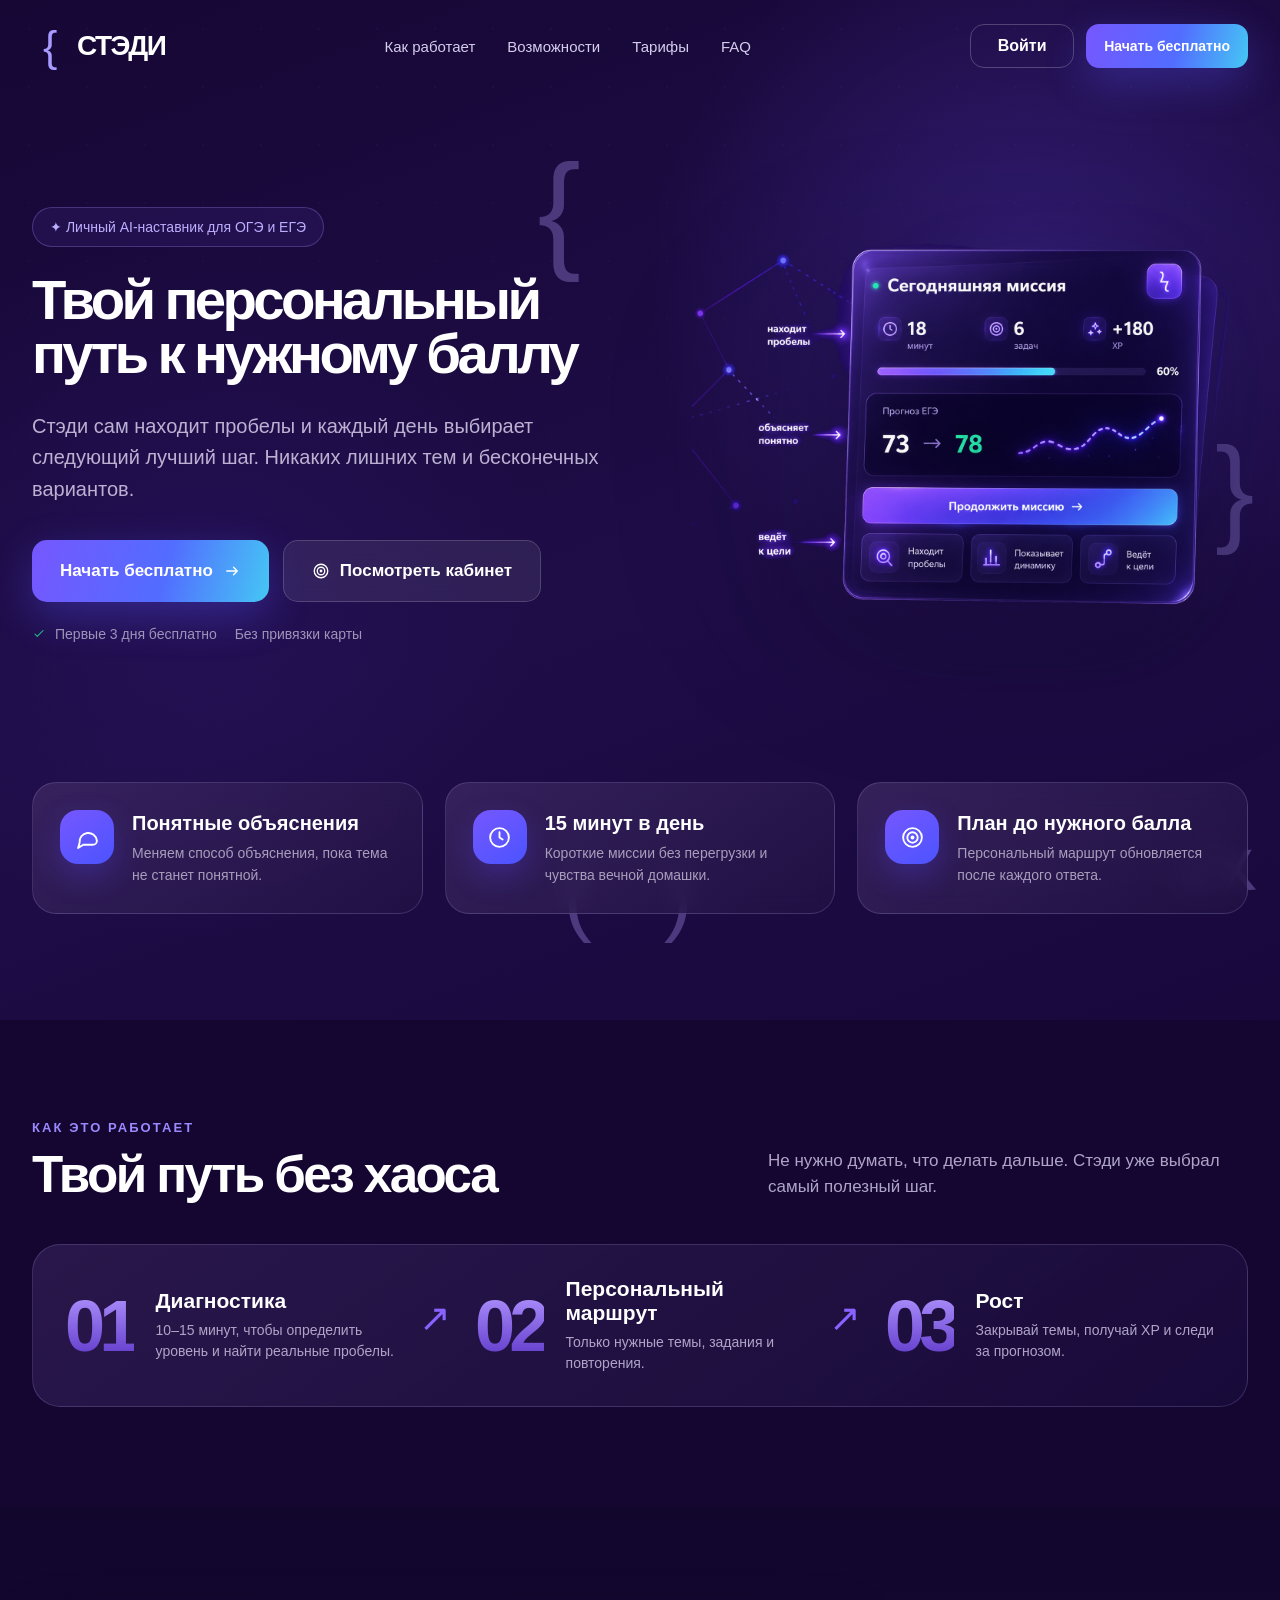
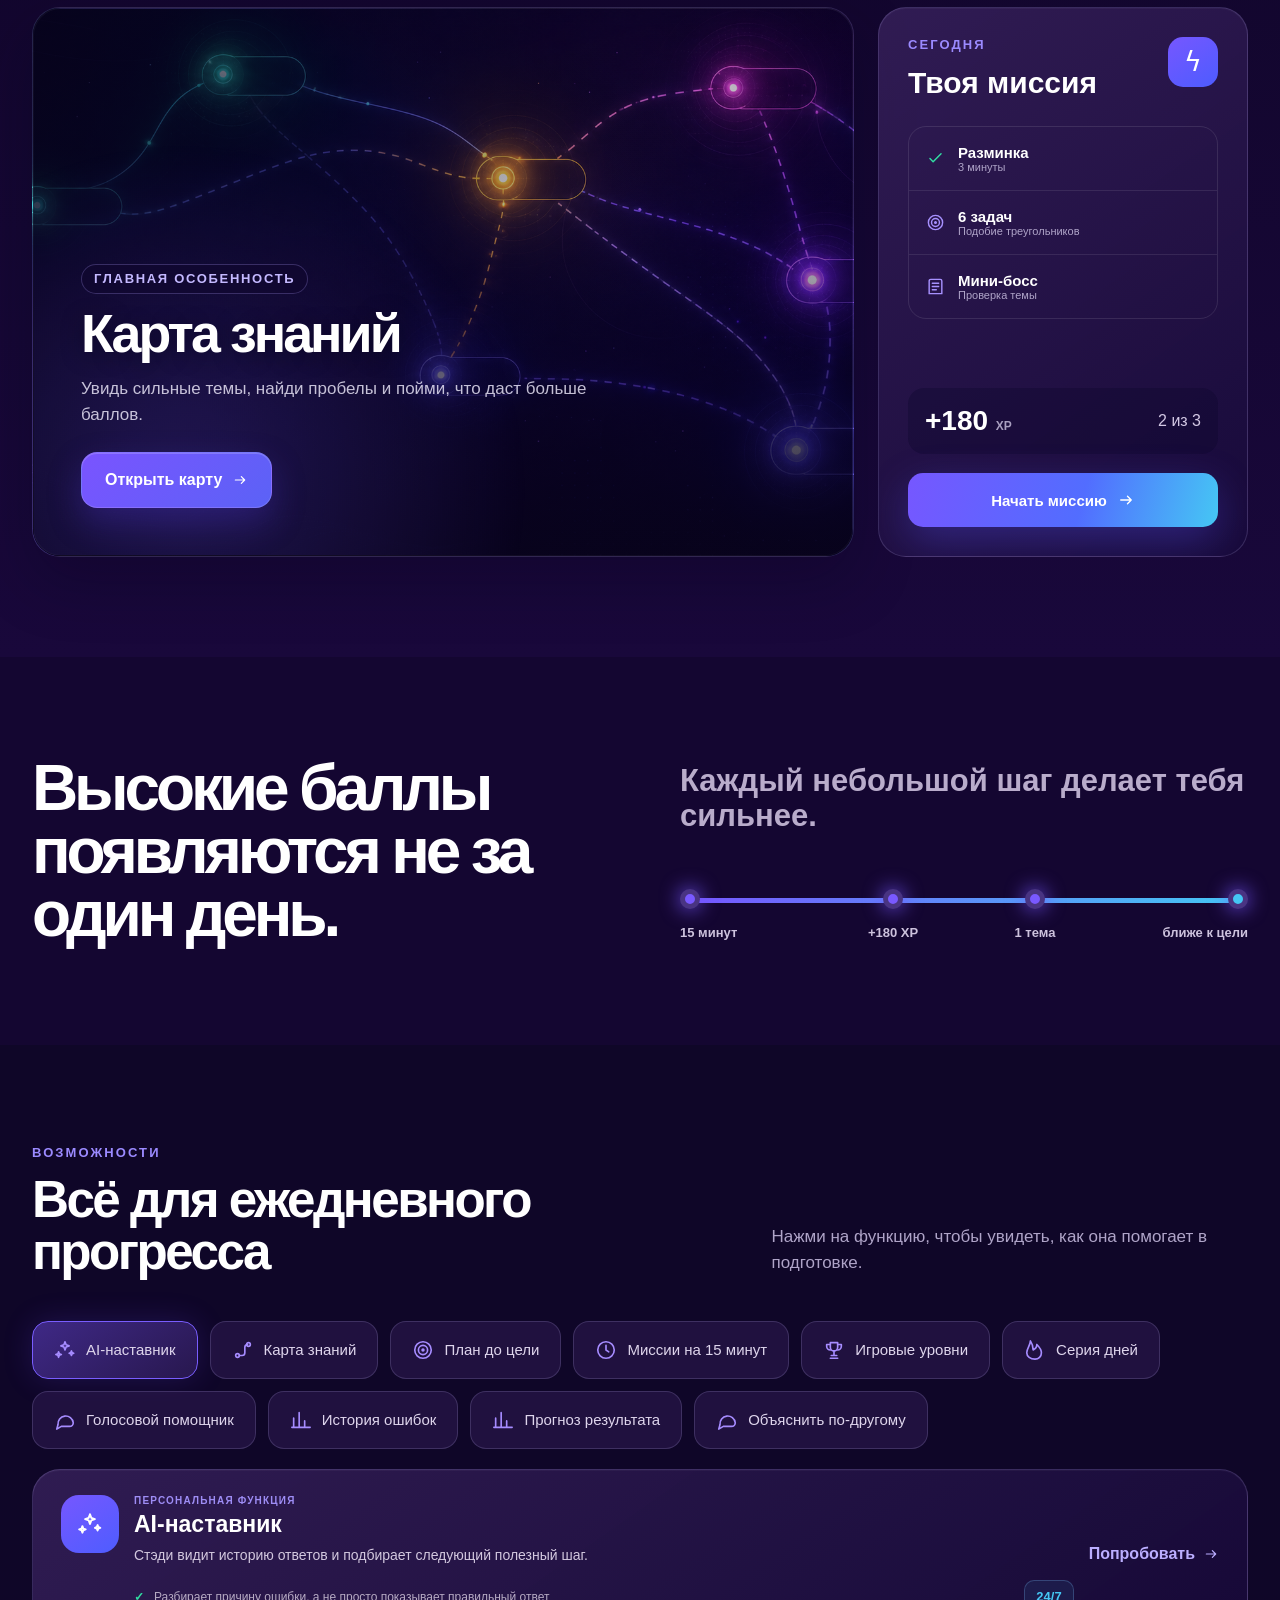
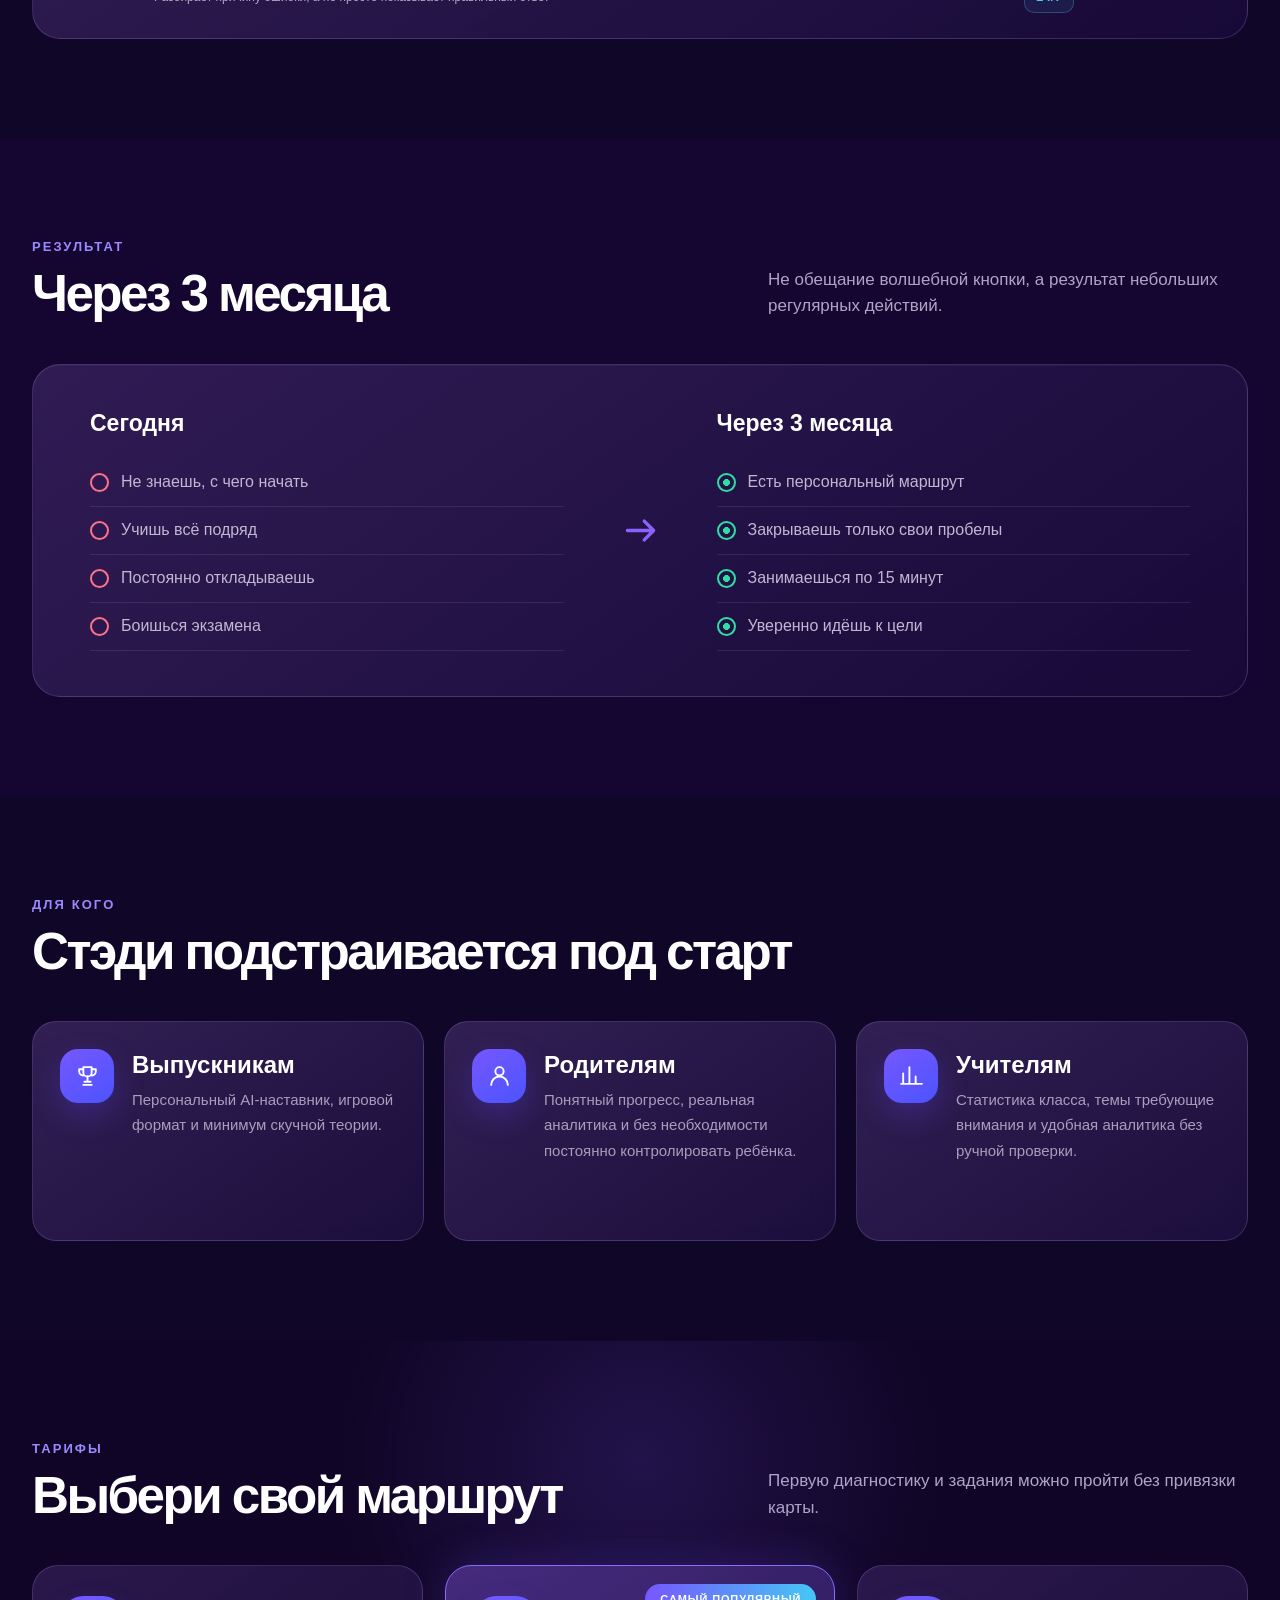
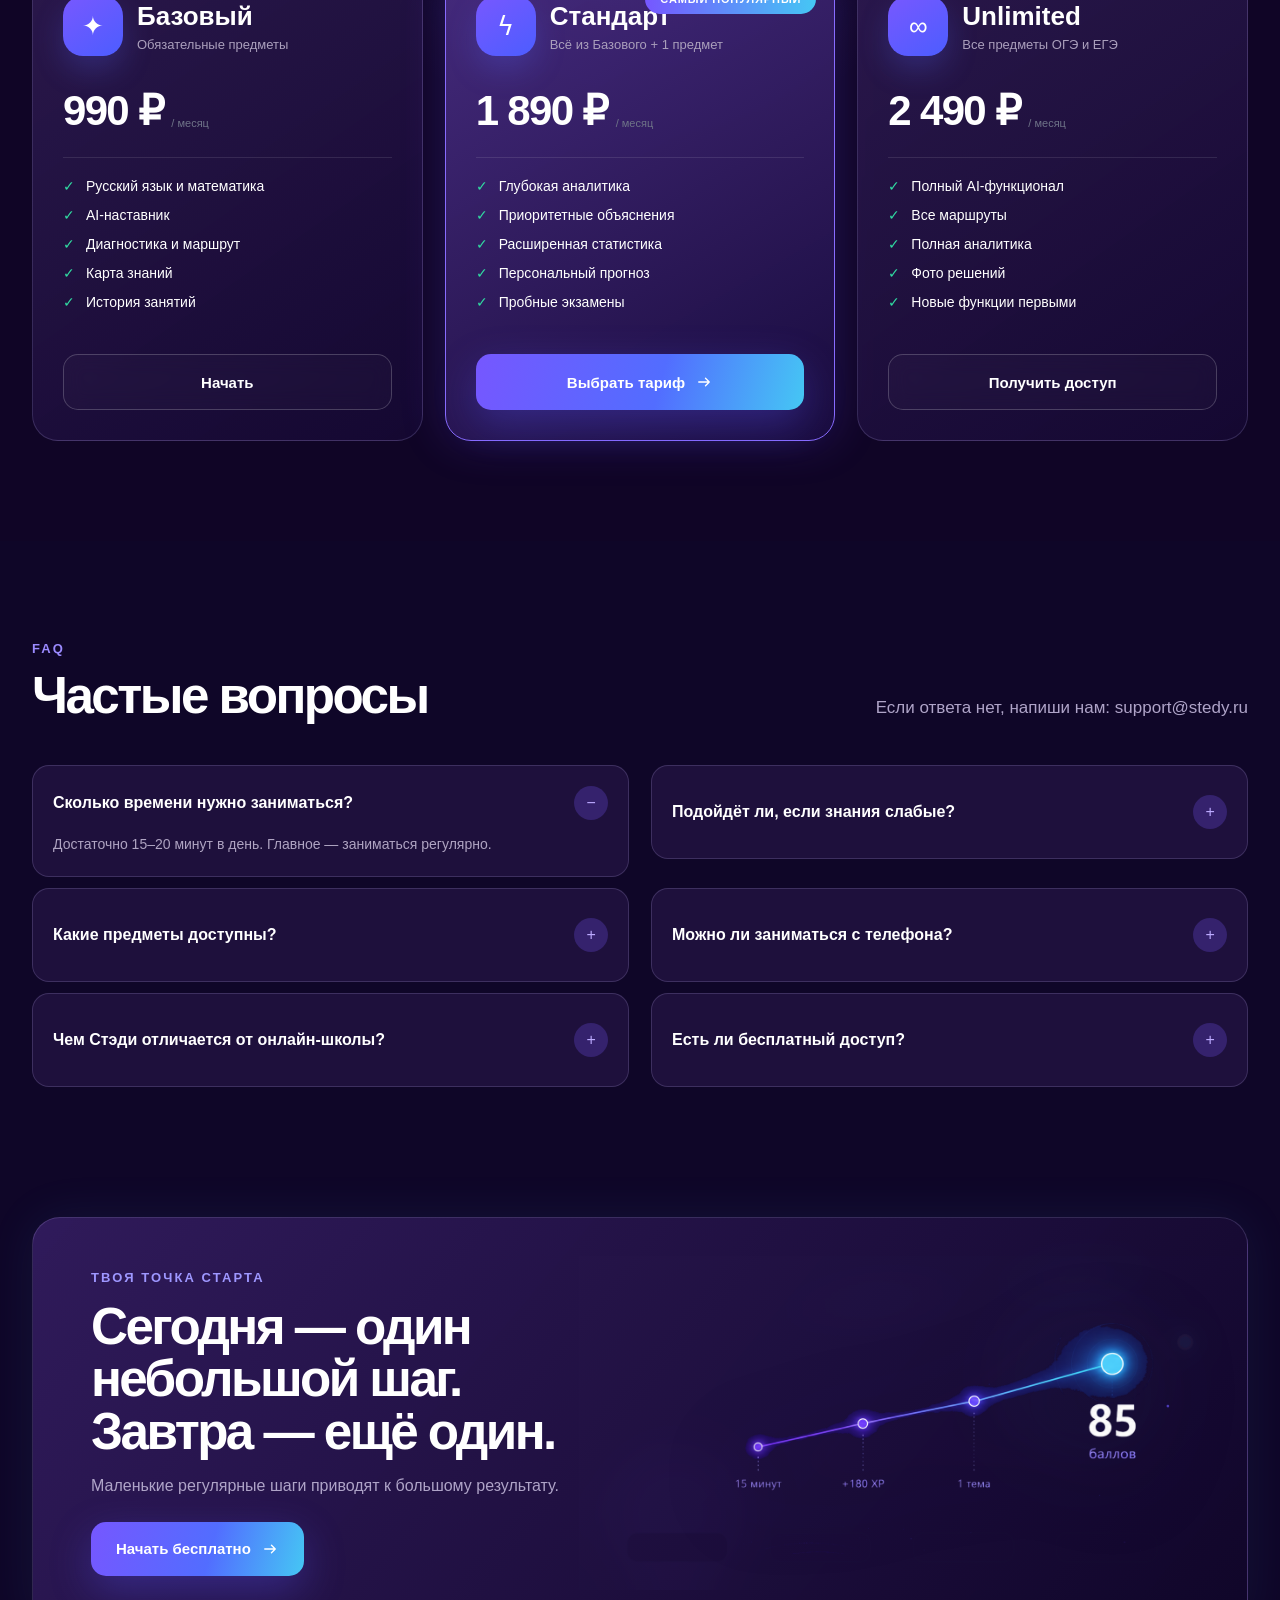
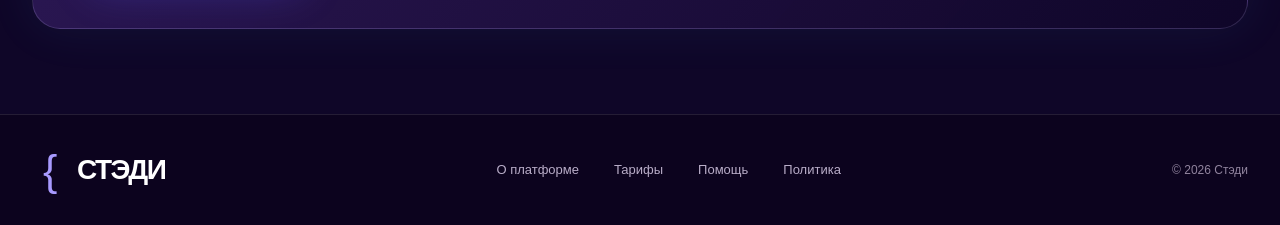
<file: index.html>
<!DOCTYPE html>
<html lang="ru">
<head>
  <meta charset="UTF-8">
  <meta name="viewport" content="width=device-width, initial-scale=1">
  <meta name="description" content="Стэди — персональный AI-наставник для подготовки к ОГЭ и ЕГЭ. Диагностика, карта знаний, ежедневные миссии и понятный путь к нужному баллу.">
  <meta name="theme-color" content="#1e0d47">
  <meta name="api-base-url" content="">
  <title>Стэди — персональный путь к нужному баллу</title>
  <link rel="stylesheet" href="styles.css">
  <link rel="stylesheet" href="steady.css">
  <link rel="stylesheet" href="fixes.css">
</head>
<body class="steady-home">
  <div class="loading-screen" aria-hidden="true">
    <div class="loading-brand"><span class="logo__mark">С</span><span>СТЭДИ</span></div>
  </div>

  <main class="landing">
    <section class="steady-hero" id="top">
      <header class="site-header steady-header">
        <div class="container site-header__inner">
          <a class="steady-logo" href="index.html" aria-label="Стэди — главная">
            <span class="steady-logo__mark">{</span><span>СТЭДИ</span>
          </a>
          <nav id="main-nav" aria-label="Основная навигация">
            <a href="#how">Как работает</a>
            <a href="#features">Возможности</a>
            <a href="#pricing">Тарифы</a>
            <a href="#faq">FAQ</a>
          </nav>
          <div class="site-header__actions">
            <a class="header-login" href="login.html">Войти</a>
            <a class="button button--primary" href="register.html">Начать бесплатно</a>
          </div>
          <button type="button" class="menu-button" data-menu aria-label="Открыть меню" aria-controls="main-nav" aria-expanded="false">☰</button>
        </div>
      </header>

      <span class="study-mark study-mark--brace-one" aria-hidden="true">{</span>
      <span class="study-mark study-mark--brace-two" aria-hidden="true">}</span>
      <span class="study-mark study-mark--root" aria-hidden="true">√x</span>
      <span class="study-mark study-mark--round" aria-hidden="true">( )</span>

      <div class="container steady-hero__grid">
        <div class="steady-hero__copy">
          <div class="eyebrow">✦ Личный AI-наставник для ОГЭ и ЕГЭ</div>
          <h1>Твой персональный путь к нужному баллу</h1>
          <p>Стэди сам находит пробелы и каждый день выбирает следующий лучший шаг. Никаких лишних тем и бесконечных вариантов.</p>
          <div class="steady-hero__buttons">
            <a class="button button--primary" href="register.html">Начать бесплатно <span data-icon="arrow"></span></a>
            <a class="button button--ghost" href="dashboard.html"><span data-icon="target"></span> Посмотреть кабинет</a>
          </div>
          <div class="hero__note"><span data-icon="check"></span> Первые 3 дня бесплатно <i></i> Без привязки карты</div>
        </div>

        <div class="mission-demo mission-demo--visual" aria-label="Пример сегодняшней миссии">
          <img class="mission-demo__image" src="assets/hero-mission-card-transparent.png" alt="Сегодняшняя миссия: находит пробелы, показывает динамику и ведёт к цели">
        </div>
      </div>

      <div class="container steady-benefits">
        <article><span data-icon="chat"></span><div><h3>Понятные объяснения</h3><p>Меняем способ объяснения, пока тема не станет понятной.</p></div></article>
        <article><span data-icon="clock"></span><div><h3>15 минут в день</h3><p>Короткие миссии без перегрузки и чувства вечной домашки.</p></div></article>
        <article><span data-icon="target"></span><div><h3>План до нужного балла</h3><p>Персональный маршрут обновляется после каждого ответа.</p></div></article>
      </div>
    </section>

    <section class="steady-section journey-section" id="how">
      <div class="container">
        <div class="steady-section__head">
          <div><span class="section-kicker section-kicker--light">Как это работает</span><h2>Твой путь без хаоса</h2></div>
          <p>Не нужно думать, что делать дальше. Стэди уже выбрал самый полезный шаг.</p>
        </div>
        <div class="journey-route">
          <article>
            <span class="journey-route__number">01</span>
            <div><h3>Диагностика</h3><p>10–15 минут, чтобы определить уровень и найти реальные пробелы.</p></div>
          </article>
          <span class="route-arrow" aria-hidden="true">↗</span>
          <article>
            <span class="journey-route__number">02</span>
            <div><h3>Персональный маршрут</h3><p>Только нужные темы, задания и повторения.</p></div>
          </article>
          <span class="route-arrow" aria-hidden="true">↗</span>
          <article>
            <span class="journey-route__number">03</span>
            <div><h3>Рост</h3><p>Закрывай темы, получай XP и следи за прогнозом.</p></div>
          </article>
        </div>
      </div>
    </section>

    <section class="steady-section knowledge-showcase" id="knowledge">
      <div class="container knowledge-showcase__grid">
        <a class="knowledge-showcase__map knowledge-map-card" href="map.html" aria-label="Открыть карту знаний">
          <div class="knowledge-map-card__content">
            <span class="section-kicker section-kicker--light">Главная особенность</span>
            <h2>Карта знаний</h2>
            <p>Увидь сильные темы, найди пробелы и пойми, что даст больше баллов.</p>
            <span class="knowledge-map-card__button">Открыть карту <span data-icon="arrow"></span></span>
          </div>
        </a>

        <aside class="today-mission">
          <div class="today-mission__head"><div><span class="section-kicker section-kicker--light">Сегодня</span><h2>Твоя миссия</h2></div><span>ϟ</span></div>
          <ul>
            <li class="done"><span data-icon="check"></span><div><b>Разминка</b><small>3 минуты</small></div></li>
            <li><span data-icon="target"></span><div><b>6 задач</b><small>Подобие треугольников</small></div></li>
            <li><span data-icon="exam"></span><div><b>Мини-босс</b><small>Проверка темы</small></div></li>
          </ul>
          <div class="today-mission__reward"><strong>+180 <small>XP</small></strong><span>2 из 3</span></div>
          <a class="button button--primary" href="lesson.html">Начать миссию <span data-icon="arrow"></span></a>
        </aside>
      </div>
    </section>

    <section class="steady-section philosophy-section">
      <div class="container philosophy-grid">
        <h2>Высокие баллы появляются не за один день.</h2>
        <div>
          <h3>Каждый небольшой шаг делает тебя сильнее.</h3>
          <div class="step-line">
            <span><i></i><b>15 минут</b></span>
            <span><i></i><b>+180 XP</b></span>
            <span><i></i><b>1 тема</b></span>
            <span><i></i><b>ближе к цели</b></span>
          </div>
        </div>
      </div>
    </section>

    <section class="steady-section feature-section" id="features">
      <div class="container">
        <div class="steady-section__head">
          <div><span class="section-kicker section-kicker--light">Возможности</span><h2>Всё для ежедневного прогресса</h2></div>
          <p>Нажми на функцию, чтобы увидеть, как она помогает в подготовке.</p>
        </div>
        <div class="feature-pills" role="tablist" aria-label="Возможности платформы">
          <button class="active" type="button" role="tab" aria-selected="true" data-feature="Стэди видит историю ответов и подбирает следующий полезный шаг."><span data-icon="sparkles"></span>AI-наставник</button>
          <button type="button" role="tab" aria-selected="false" data-feature="Связи между темами показывают первопричину ошибок и потенциальный прирост."><span data-icon="route"></span>Карта знаний</button>
          <button type="button" role="tab" aria-selected="false" data-feature="Система рассчитывает короткий маршрут от текущего результата к цели."><span data-icon="target"></span>План до цели</button>
          <button type="button" role="tab" aria-selected="false" data-feature="Короткая ежедневная миссия помогает заниматься регулярно без перегрузки."><span data-icon="clock"></span>Миссии на 15 минут</button>
          <button type="button" role="tab" aria-selected="false" data-feature="XP, уровни и достижения превращают регулярность в видимый прогресс."><span data-icon="trophy"></span>Игровые уровни</button>
          <button type="button" role="tab" aria-selected="false" data-feature="Серия дней мягко поддерживает привычку и напоминает о небольшом шаге."><span data-icon="flame"></span>Серия дней</button>
          <button type="button" role="tab" aria-selected="false" data-feature="С голосовым помощником можно задавать вопросы естественно, как живому репетитору."><span data-icon="chat"></span>Голосовой помощник</button>
          <button type="button" role="tab" aria-selected="false" data-feature="Стэди отслеживает повторяющиеся ошибки и возвращает нужную тему вовремя."><span data-icon="chart"></span>История ошибок</button>
          <button type="button" role="tab" aria-selected="false" data-feature="Прогноз показывает текущую точку, цель и темы с наибольшим влиянием на балл."><span data-icon="chart"></span>Прогноз результата</button>
          <button type="button" role="tab" aria-selected="false" data-feature="Объяснение можно перестроить: проще, на примере или через пошаговую схему."><span data-icon="chat"></span>Объяснить по-другому</button>
        </div>
        <div class="feature-explainer" aria-live="polite">
          <span class="feature-explainer__icon" data-icon="sparkles"></span>
          <div class="feature-explainer__copy">
            <span class="feature-explainer__label">Персональная функция</span>
            <h3 id="feature-title">AI-наставник</h3>
            <p id="feature-description">Стэди видит историю ответов и подбирает следующий полезный шаг.</p>
            <div class="feature-explainer__facts">
              <span id="feature-benefit">Разбирает причину ошибки, а не просто показывает правильный ответ</span>
              <strong id="feature-metric">24/7</strong>
            </div>
          </div>
          <a href="register.html">Попробовать <span data-icon="arrow"></span></a>
        </div>
      </div>
    </section>

    <section class="steady-section transformation-section">
      <div class="container">
        <div class="steady-section__head"><div><span class="section-kicker section-kicker--light">Результат</span><h2>Через 3 месяца</h2></div><p>Не обещание волшебной кнопки, а результат небольших регулярных действий.</p></div>
        <div class="transformation-card">
          <div>
            <h3>Сегодня</h3>
            <ul><li>Не знаешь, с чего начать</li><li>Учишь всё подряд</li><li>Постоянно откладываешь</li><li>Боишься экзамена</li></ul>
          </div>
          <span class="transformation-arrow" data-icon="arrow"></span>
          <div>
            <h3>Через 3 месяца</h3>
            <ul class="positive"><li>Есть персональный маршрут</li><li>Закрываешь только свои пробелы</li><li>Занимаешься по 15 минут</li><li>Уверенно идёшь к цели</li></ul>
          </div>
        </div>
      </div>
    </section>

    <section class="steady-section audience-section">
      <div class="container">
        <div class="steady-section__head"><div><span class="section-kicker section-kicker--light">Для кого</span><h2>Стэди подстраивается под старт</h2></div></div>
        <div class="audience-grid audience-grid--roles">
          <article><span data-icon="trophy"></span><div><h3>Выпускникам</h3><p>Персональный AI-наставник, игровой формат и минимум скучной теории.</p></div></article>
          <article><span data-icon="user"></span><div><h3>Родителям</h3><p>Понятный прогресс, реальная аналитика и без необходимости постоянно контролировать ребёнка.</p></div></article>
          <article><span data-icon="chart"></span><div><h3>Учителям</h3><p>Статистика класса, темы требующие внимания и удобная аналитика без ручной проверки.</p></div></article>
        </div>
      </div>
    </section>

    <section class="steady-section pricing-section" id="pricing">
      <div class="container">
        <div class="steady-section__head"><div><span class="section-kicker section-kicker--light">Тарифы</span><h2>Выбери свой маршрут</h2></div><p>Первую диагностику и задания можно пройти без привязки карты.</p></div>
        <div class="pricing-grid steady-pricing">
          <article class="price-card">
            <div class="price-card__head"><span class="price-icon">✦</span><div><h3>Базовый</h3><p>Обязательные предметы</p></div></div>
            <div class="price"><strong data-month="990 ₽" data-year="790 ₽">990 ₽</strong><span>/ месяц</span></div>
            <ul><li>Русский язык и математика</li><li>AI-наставник</li><li>Диагностика и маршрут</li><li>Карта знаний</li><li>История занятий</li></ul>
            <a class="button button--ghost" href="register.html">Начать</a>
          </article>
          <article class="price-card price-card--featured">
            <span class="popular">Самый популярный</span>
            <div class="price-card__head"><span class="price-icon">ϟ</span><div><h3>Стандарт</h3><p>Всё из Базового + 1 предмет</p></div></div>
            <div class="price"><strong data-month="1 890 ₽" data-year="1 490 ₽">1 890 ₽</strong><span>/ месяц</span></div>
            <ul><li>Глубокая аналитика</li><li>Приоритетные объяснения</li><li>Расширенная статистика</li><li>Персональный прогноз</li><li>Пробные экзамены</li></ul>
            <a class="button button--primary" href="register.html">Выбрать тариф <span data-icon="arrow"></span></a>
          </article>
          <article class="price-card">
            <div class="price-card__head"><span class="price-icon">∞</span><div><h3>Unlimited</h3><p>Все предметы ОГЭ и ЕГЭ</p></div></div>
            <div class="price"><strong data-month="2 490 ₽" data-year="1 990 ₽">2 490 ₽</strong><span>/ месяц</span></div>
            <ul><li>Полный AI-функционал</li><li>Все маршруты</li><li>Полная аналитика</li><li>Фото решений</li><li>Новые функции первыми</li></ul>
            <a class="button button--ghost" href="register.html">Получить доступ</a>
          </article>
        </div>
      </div>
    </section>

    <section class="steady-section faq-section" id="faq">
      <div class="container">
        <div class="steady-section__head"><div><span class="section-kicker section-kicker--light">FAQ</span><h2>Частые вопросы</h2></div><p>Если ответа нет, напиши нам: <a href="mailto:support@stedy.ru">support@stedy.ru</a></p></div>
        <div class="steady-faq">
          <button type="button" class="faq-item is-open"><span><b>Сколько времени нужно заниматься?</b><i>−</i></span><span class="faq-answer">Достаточно 15–20 минут в день. Главное — заниматься регулярно.</span></button>
          <button type="button" class="faq-item"><span><b>Подойдёт ли, если знания слабые?</b><i>+</i></span><span class="faq-answer">Да. Диагностика определит текущий уровень и начнёт с фундаментальных пробелов.</span></button>
          <button type="button" class="faq-item"><span><b>Какие предметы доступны?</b><i>+</i></span><span class="faq-answer">Русский язык, математика и предметы по выбору. Доступ зависит от тарифа.</span></button>
          <button type="button" class="faq-item"><span><b>Можно ли заниматься с телефона?</b><i>+</i></span><span class="faq-answer">Да. Интерфейс адаптирован под смартфоны и ощущается как приложение.</span></button>
          <button type="button" class="faq-item"><span><b>Чем Стэди отличается от онлайн-школы?</b><i>+</i></span><span class="faq-answer">Стэди ежедневно перестраивает маршрут под ответы ученика, а не выдаёт одинаковую программу всем.</span></button>
          <button type="button" class="faq-item"><span><b>Есть ли бесплатный доступ?</b><i>+</i></span><span class="faq-answer">Да. После регистрации можно пройти диагностику и первые задания без карты.</span></button>
        </div>
      </div>
    </section>

    <section class="steady-final">
      <div class="container steady-final__box">
        <div>
          <span class="section-kicker section-kicker--light">Твоя точка старта</span>
          <h2>Сегодня — один небольшой шаг.<br>Завтра — ещё один.</h2>
          <p>Маленькие регулярные шаги приводят к большому результату.</p>
          <a class="button button--primary" href="register.html">Начать бесплатно <span data-icon="arrow"></span></a>
        </div>
        <div class="final-route" aria-label="Путь к 85 баллам">
          <img class="final-route__image" src="assets/final-growth-graph-transparent.png" alt="График роста до 85 баллов">
        </div>
      </div>
    </section>

    <footer class="steady-footer">
      <div class="container steady-footer__inner">
        <a class="steady-logo" href="#top"><span class="steady-logo__mark">{</span><span>СТЭДИ</span></a>
        <nav aria-label="Навигация в подвале"><a href="#how">О платформе</a><a href="#pricing">Тарифы</a><a href="#faq">Помощь</a><a href="privacy.html">Политика</a></nav>
        <span>© 2026 Стэди</span>
      </div>
    </footer>
  </main>

  <div class="toast" id="toast" role="status" aria-live="polite"></div>
  <script src="config.js"></script><script src="api.js"></script>
  <script src="app.js"></script>
</body>
</html>
</file>
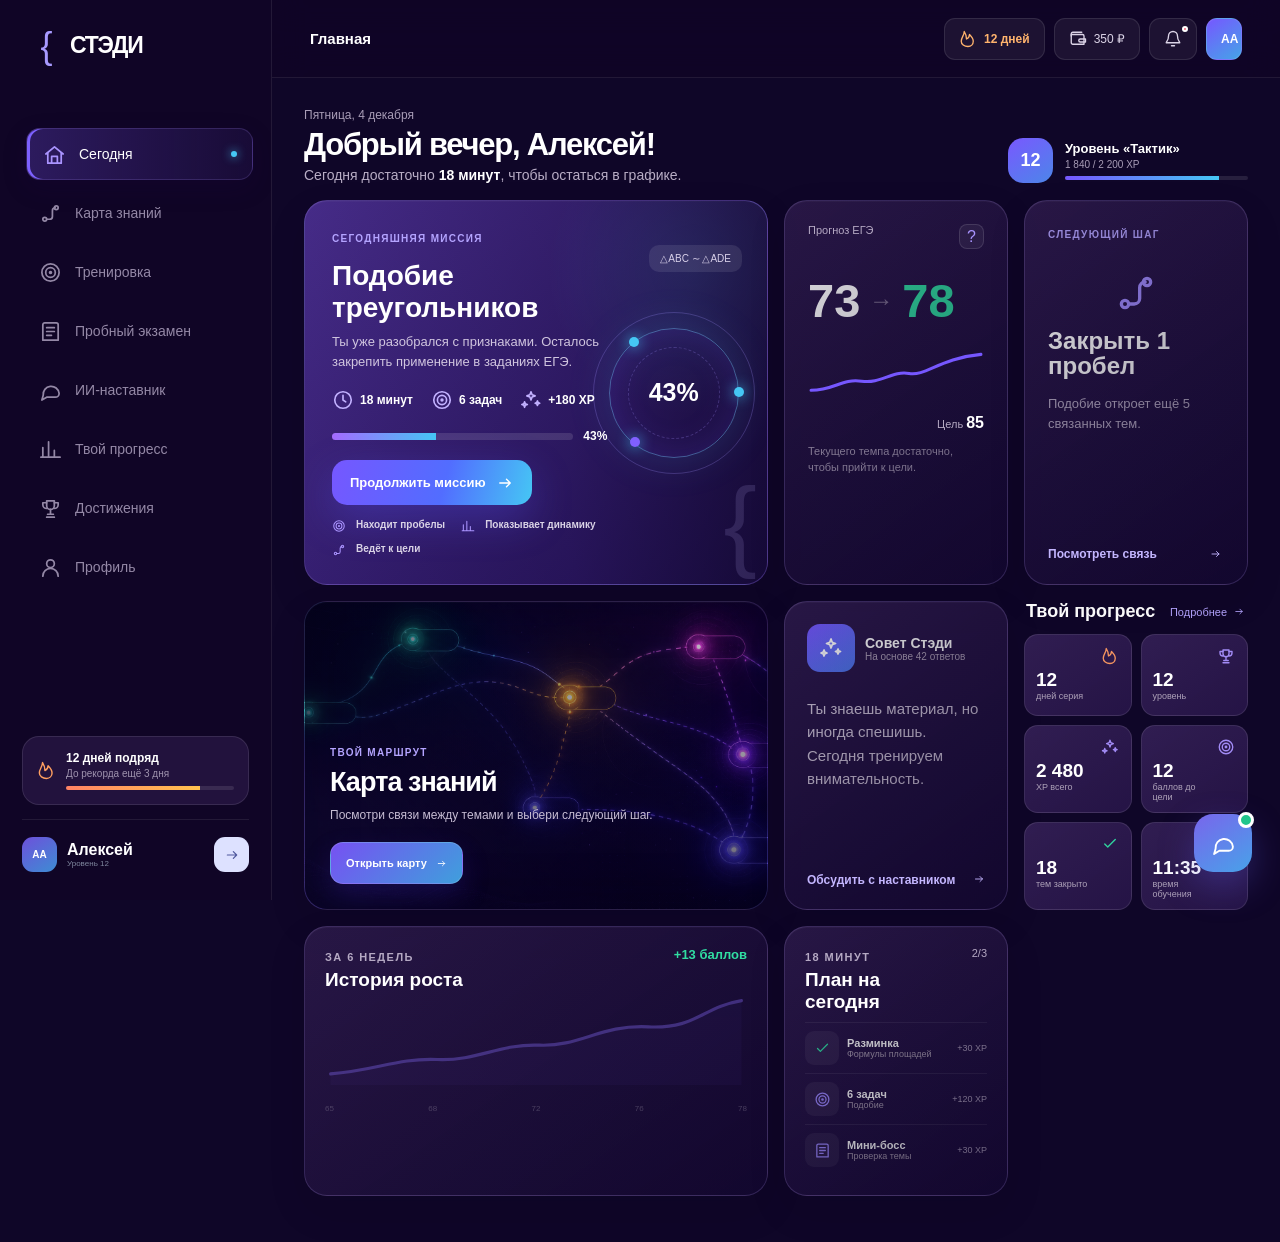
<file: dashboard.html>
<!DOCTYPE html>
<html lang="ru">
<head>
  <meta charset="UTF-8">
  <meta name="viewport" content="width=device-width, initial-scale=1">
  <meta name="theme-color" content="#1e0d47">
  <meta name="api-base-url" content="">
  <title>Главная — Стэди</title>
  <link rel="stylesheet" href="styles.css">
  <link rel="stylesheet" href="steady.css">
  <link rel="stylesheet" href="fixes.css">
</head>
<body class="steady-app-body">
  <main class="student-app" data-dashboard>
    <aside class="app-sidebar" aria-label="Навигация кабинета">
      <a class="steady-logo steady-logo--app" href="index.html"><span class="steady-logo__mark">{</span><span>СТЭДИ</span></a>
      <nav aria-label="Разделы кабинета">
        <a class="active" href="dashboard.html"><span class="sidebar-icon" data-icon="home"></span><span>Главная</span><i></i></a>
        <a href="onboarding.html"><span class="sidebar-icon" data-icon="route"></span><span>Маршрут</span></a>
        <a href="map.html"><span class="sidebar-icon" data-icon="target"></span><span>Карта знаний</span></a>
        <a href="lesson.html"><span class="sidebar-icon" data-icon="exam"></span><span>Миссии</span></a>
        <a href="profile.html#awards"><span class="sidebar-icon" data-icon="trophy"></span><span>Достижения</span></a>
      </nav>
      <div class="sidebar-quest">
        <span data-icon="flame"></span>
        <div><b>12 дней подряд</b><small>До рекорда ещё 3 дня</small><i><em></em></i></div>
      </div>
      <a class="app-profile" href="profile.html">
        <span>АА</span><div><b>Алексей</b><small>Уровень 12</small></div><span data-icon="arrow"></span>
      </a>
    </aside>

    <section class="app-content">
      <header class="app-top">
        <div><a class="mobile-app-logo" href="index.html">{</a><span>Главная</span></div>
        <div class="app-top__actions">
          <button type="button" class="streak"><span data-icon="flame"></span> 12 дней</button>
          <button type="button" data-balance><span data-icon="wallet"></span><span data-balance-value>350 ₽</span></button>
          <button type="button" data-notifications aria-label="Уведомления"><span data-icon="bell"></span><i></i></button>
          <button type="button" class="top-avatar" data-profile-toggle aria-label="Открыть меню профиля">АА</button>
        </div>
      </header>

      <div class="steady-dashboard">
        <header class="steady-dashboard__head">
          <div>
            <span id="dashboard-date">Четверг, 16 июля</span>
            <h1><span id="dashboard-greeting">Доброе утро</span>, <span data-user-name>Алексей</span>!</h1>
            <p>Сегодня достаточно <b id="dashboard-minutes">18 минут</b>, чтобы остаться в графике.</p>
          </div>
          <div class="dashboard-level">
            <span>12</span>
            <div><b>Уровень «Тактик»</b><small>1 840 / 2 200 XP</small><i><em style="width:84%"></em></i></div>
          </div>
        </header>

        <div class="steady-dashboard-grid">
          <section class="dash-card dash-mission">
            <div class="dash-mission__copy">
              <span class="dash-kicker">Сегодняшняя миссия</span>
              <h2 id="mission-title">Подобие треугольников</h2>
              <p>Ты уже разобрался с признаками. Осталось закрепить применение в заданиях ЕГЭ.</p>
              <div class="dash-mission__metrics">
                <span><span data-icon="clock"></span><b id="mission-minutes">18 минут</b></span>
                <span><span data-icon="target"></span><b id="mission-tasks">6 задач</b></span>
                <span><span data-icon="sparkles"></span><b id="mission-xp">+180 XP</b></span>
              </div>
              <div class="dash-mission__progress"><span><i id="mission-progress" style="width:43%"></i></span><b id="mission-progress-label">43%</b></div>
              <a class="button button--primary" href="lesson.html">Продолжить миссию <span data-icon="arrow"></span></a>
              <div class="dash-mission__benefits"><span data-icon="target"></span><b>Находит пробелы</b><span data-icon="chart"></span><b>Показывает динамику</b><span data-icon="route"></span><b>Ведёт к цели</b></div>
            </div>
            <div class="dash-mission__visual" aria-hidden="true">
              <span class="dash-formula">△ABC ∼ △ADE</span>
              <div class="dash-orbit"><strong>43%</strong><i></i><i></i><i></i></div>
              <span class="dash-brace">{</span>
            </div>
          </section>

          <article class="dash-card dash-forecast">
            <div class="dash-card__head"><span>Прогноз ЕГЭ</span><button type="button" data-toast="Прогноз обновляется после каждой миссии">?</button></div>
            <strong><span id="forecast-current">73</span><i>→</i><em id="forecast-next">78</em></strong>
            <div class="mini-growth">
              <svg viewBox="0 0 230 64" aria-hidden="true"><path d="M4 54 C34 54 45 38 70 42 S110 28 132 32 S172 12 226 7"/></svg>
              <span>Цель <b id="forecast-goal">85</b></span>
            </div>
            <p>Текущего темпа достаточно, чтобы прийти к цели.</p>
          </article>

          <article class="dash-card dash-next">
            <span class="dash-kicker">Следующий шаг</span>
            <div><span data-icon="route"></span><strong>Закрыть 1 пробел</strong></div>
            <p>Подобие откроет ещё 5 связанных тем.</p>
            <a href="map.html">Посмотреть связь <span data-icon="arrow"></span></a>
          </article>

          <a class="dash-card dash-map dash-map--image" href="map.html" aria-label="Открыть карту знаний">
            <div class="dash-map__content">
              <span class="dash-kicker">Твой маршрут</span>
              <h2>Карта знаний</h2>
              <p>Посмотри связи между темами и выбери следующий шаг.</p>
              <span class="dash-map__button">Открыть карту <span data-icon="arrow"></span></span>
            </div>
          </a>

          <aside class="dash-card dash-ai">
            <div class="dash-ai__head"><span data-icon="sparkles"></span><div><b>Совет Стэди</b><small>На основе 42 ответов</small></div></div>
            <p>Ты знаешь материал, но иногда спешишь. Сегодня тренируем внимательность.</p>
            <button type="button" id="dashboard-chat-open">Обсудить с наставником <span data-icon="arrow"></span></button>
          </aside>

          <section class="dash-progress" id="stats">
            <div class="dash-progress__head"><h2>Твой прогресс</h2><a href="progress.html">Подробнее <span data-icon="arrow"></span></a></div>
            <div class="dash-progress__grid">
              <article><span data-icon="flame"></span><div><strong>12</strong><small>дней серия</small></div></article>
              <article><span data-icon="trophy"></span><div><strong>12</strong><small>уровень</small></div></article>
              <article><span data-icon="sparkles"></span><div><strong>2 480</strong><small>XP всего</small></div></article>
              <article><span data-icon="target"></span><div><strong>12</strong><small>баллов до цели</small></div></article>
              <article><span data-icon="check"></span><div><strong>18</strong><small>тем закрыто</small></div></article>
              <article><span data-icon="clock"></span><div><strong>11:35</strong><small>время обучения</small></div></article>
            </div>
          </section>

          <section class="dash-card dash-growth">
            <div class="dash-card__head"><div><span class="dash-kicker">За 6 недель</span><h2>История роста</h2></div><strong>+13 баллов</strong></div>
            <div class="dash-growth__chart">
              <svg viewBox="0 0 620 118" preserveAspectRatio="none" aria-label="Рост прогноза от 65 до 78 баллов">
                <path class="area" d="M8 104 C75 100 105 84 165 86 S255 66 315 68 S405 42 475 45 S555 20 612 12 L612 118 L8 118Z"/>
                <path class="line" d="M8 104 C75 100 105 84 165 86 S255 66 315 68 S405 42 475 45 S555 20 612 12"/>
              </svg>
              <div><span>65</span><span>68</span><span>72</span><span>76</span><span>78</span></div>
            </div>
          </section>

          <section class="dash-card dash-plan">
            <div class="dash-card__head"><div><span class="dash-kicker">18 минут</span><h2>План на сегодня</h2></div><span>2/3</span></div>
            <div class="dash-plan__list">
              <div class="done"><span data-icon="check"></span><p><b>Разминка</b><small>Формулы площадей</small></p><em>+30 XP</em></div>
              <div class="active"><span data-icon="target"></span><p><b>6 задач</b><small>Подобие</small></p><em>+120 XP</em></div>
              <div><span data-icon="exam"></span><p><b>Мини-босс</b><small>Проверка темы</small></p><em>+30 XP</em></div>
            </div>
          </section>
        </div>
      </div>
    </section>

    <nav class="mobile-nav" aria-label="Мобильная навигация">
      <a class="active" href="dashboard.html"><span data-icon="home"></span><span>Главная</span></a>
      <a href="progress.html"><span data-icon="chart"></span><span>Прогресс</span></a>
      <a class="solve" href="lesson.html"><span data-icon="target"></span><em>Решать</em></a>
      <a href="mentor.html"><span data-icon="chat"></span><span>Стэди</span></a>
      <a href="profile.html"><span data-icon="user"></span><span>Профиль</span></a>
    </nav>
  </main>

  <div class="toast" id="toast" role="status" aria-live="polite"></div>
  <script src="config.js"></script><script src="api.js"></script>
  <script src="app.js"></script>
</body>
</html>
</file>
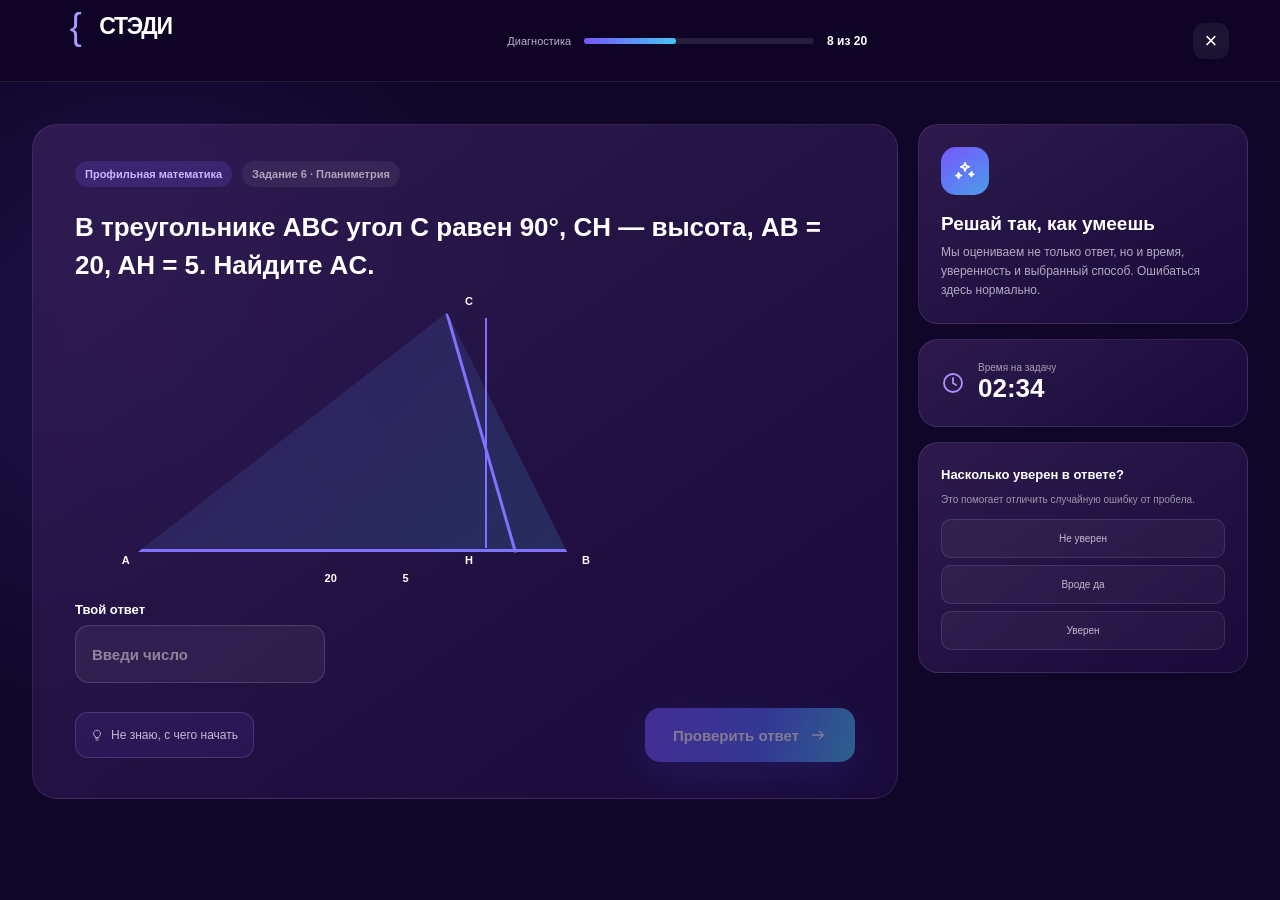
<file: diagnostic.html>
<!DOCTYPE html>
<html lang="ru">
<head>
  <meta charset="UTF-8">
  <meta name="viewport" content="width=device-width,initial-scale=1">
  <meta name="theme-color" content="#100526">
  <title>Диагностика — Стэди</title>
  <link rel="stylesheet" href="styles.css">
  <link rel="stylesheet" href="steady.css">
</head>
<body class="steady-diagnostic-body">
  <main class="diagnostic-page" id="diagnostic-page" data-diagnostic-task-id="diag-demo-08">
    <header class="diagnostic-top">
      <a class="steady-logo steady-logo--app" href="index.html"><span class="steady-logo__mark">{</span><span>СТЭДИ</span></a>
      <div class="diagnostic-top__progress">
        <span>Диагностика</span>
        <div class="diag-progress"><i style="width:40%"></i></div>
        <b>8 из 20</b>
      </div>
      <a class="diagnostic-close" href="dashboard.html" aria-label="Закрыть диагностику">×</a>
    </header>
    <div class="diagnostic-shell">
      <section class="diagnostic-task">
        <div class="task-meta"><span>Профильная математика</span><span>Задание 6 · Планиметрия</span></div>
        <h1>В треугольнике ABC угол C равен 90°, CH — высота, AB = 20, AH = 5. Найдите AC.</h1>
        <div class="diag-geometry" aria-label="Схема треугольника">
          <div class="triangle-large"></div><span class="p-a">A</span><span class="p-b">B</span><span class="p-c">C</span><span class="p-h">H</span><i class="line-height"></i><small class="l-20">20</small><small class="l-5">5</small>
        </div>
        <label class="diag-answer">Твой ответ<input type="text" id="diagnostic-answer" placeholder="Введи число" inputmode="decimal"></label>
        <div class="diag-actions">
          <button type="button" data-toast="Подумай, какая теорема связывает высоту и гипотенузу"><span data-icon="bulb"></span> Не знаю, с чего начать</button>
          <button type="button" class="button button--primary" id="diagnostic-check" disabled>Проверить ответ <span data-icon="arrow"></span></button>
        </div>
      </section>
      <aside class="diagnostic-aside">
        <div class="focus-card"><span class="focus-card__mark" data-icon="sparkles"></span><h3>Решай так, как умеешь</h3><p>Мы оцениваем не только ответ, но и время, уверенность и выбранный способ. Ошибаться здесь нормально.</p></div>
        <div class="timer"><span data-icon="clock"></span><div><small>Время на задачу</small><strong id="timer">02:34</strong></div></div>
        <div class="confidence"><span>Насколько уверен в ответе?</span><p>Это помогает отличить случайную ошибку от пробела.</p><div><button type="button">Не уверен</button><button type="button">Вроде да</button><button type="button">Уверен</button></div></div>
      </aside>
    </div>
  </main>
  <section class="diagnostic-result hidden" id="diagnostic-result">
    <div class="result-card">
      <div class="result-badge" data-icon="sparkles"></div>
      <span class="section-kicker">Диагностика завершена</span>
      <h1>Твоя карта знаний готова</h1>
      <p id="diagnostic-summary">Система нашла 3 сильные темы и 2 пробела, которые сейчас сильнее всего влияют на результат.</p>
      <div class="result-score">
        <div><small>Текущий прогноз</small><strong id="diagnostic-current-score">68</strong><span>баллов</span></div>
        <span data-icon="arrow"></span>
        <div><small>Реально через 8 недель</small><strong id="diagnostic-potential-score">78–82</strong><span>балла</span></div>
      </div>
      <div class="result-findings">
        <div><span data-icon="check"></span><span><b>Сильная сторона</b><em id="diagnostic-strength">Уравнения и вычисления</em></span></div>
        <div><span data-icon="target"></span><span><b>Главный пробел</b><em id="diagnostic-gap">Подобие треугольников</em></span></div>
        <div><span data-icon="clock"></span><span><b>Оптимальный темп</b><em id="diagnostic-pace">22 минуты в день</em></span></div>
      </div>
      <a class="button button--primary" href="dashboard.html">Открыть мой план <span data-icon="arrow"></span></a>
    </div>
  </section>
  <div class="toast" id="toast" role="status" aria-live="polite"></div>
  <script src="config.js"></script><script src="api.js"></script><script src="app.js"></script>
</body>
</html>
</file>
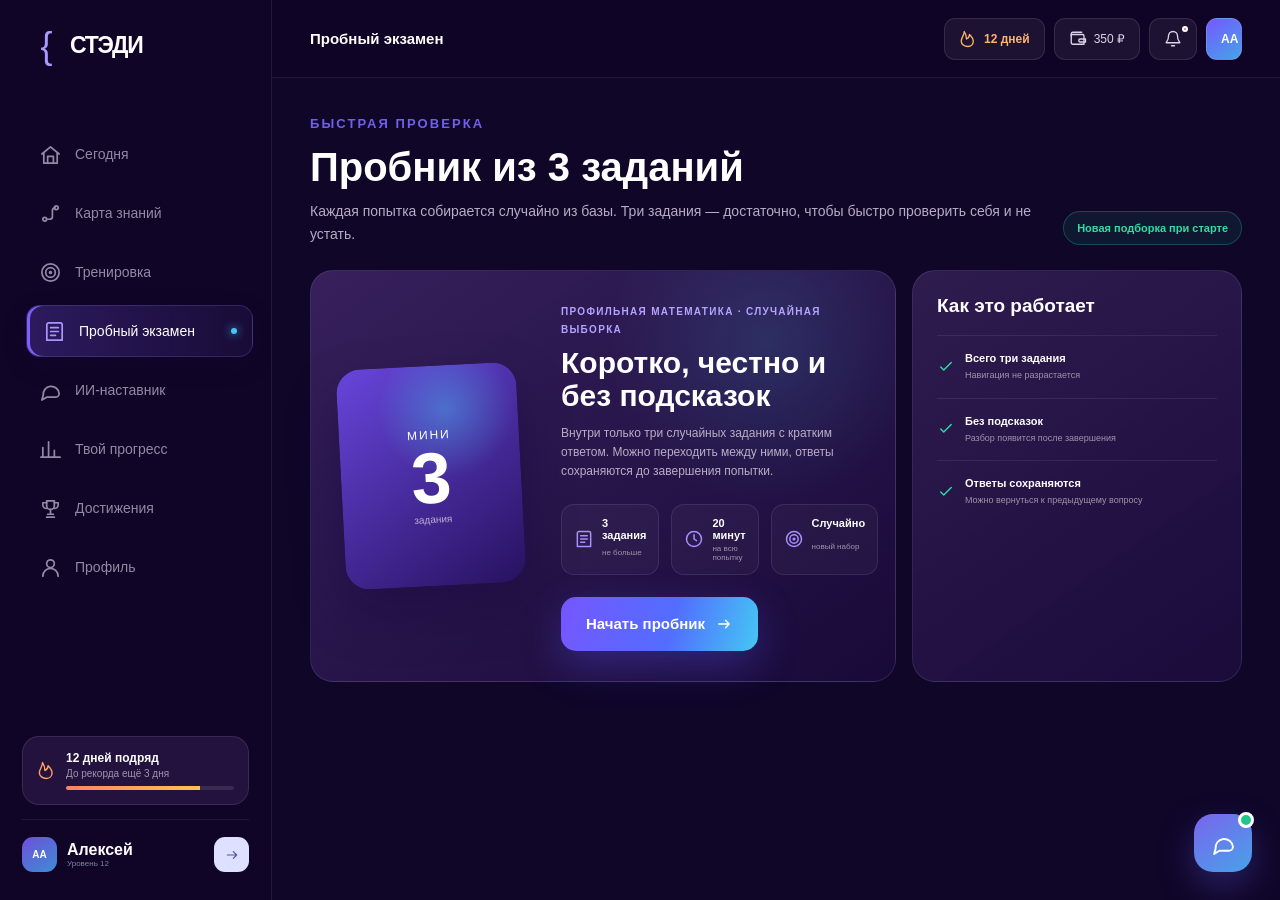
<file: exam.html>
<!DOCTYPE html>
<html lang="ru">
<head>
  <meta charset="UTF-8">
  <meta name="viewport" content="width=device-width,initial-scale=1">
  <meta name="theme-color" content="#100526">
  <meta name="description" content="Короткий пробный экзамен по профильной математике в Стэди">
  <title>Пробный экзамен — Стэди</title>
  <link rel="stylesheet" href="styles.css">
  <link rel="stylesheet" href="steady.css">
  <link rel="stylesheet" href="fixes.css">
</head>
<body class="steady-app-body">
<main class="student-app" data-exam-page data-task-dataset="data/ege-89892516.json">
  <aside class="app-sidebar" aria-label="Навигация кабинета"></aside>
  <section class="app-content">
    <header class="app-top">
      <div><a class="mobile-app-logo" href="index.html">{</a><span>Пробный экзамен</span></div>
      <div class="app-top__actions">
        <button type="button" class="streak"><span data-icon="flame"></span> 12 дней</button>
        <button type="button" data-balance><span data-icon="wallet"></span><span data-balance-value>350 ₽</span></button>
        <button type="button" data-notifications aria-label="Уведомления"><span data-icon="bell"></span><i></i></button>
        <button type="button" class="top-avatar" data-profile-toggle aria-label="Открыть меню профиля">АА</button>
      </div>
    </header>

    <div class="exam-page exam-page--compact">
      <section class="exam-overview">
        <header class="exam-overview__head">
          <div>
            <span class="section-kicker">Быстрая проверка</span>
            <h1>Пробник из 3 заданий</h1>
            <p>Каждая попытка собирается случайно из базы. Три задания — достаточно, чтобы быстро проверить себя и не устать.</p>
          </div>
          <span class="exam-overview__badge">Новая подборка при старте</span>
        </header>
        <div class="exam-overview-grid">
          <article class="exam-main-card">
            <div class="exam-main-card__visual"><span>МИНИ</span><strong>3</strong><small>задания</small></div>
            <div>
              <span class="dash-kicker">Профильная математика · Случайная выборка</span>
              <h2>Коротко, честно и без подсказок</h2>
              <p>Внутри только три случайных задания с кратким ответом. Можно переходить между ними, ответы сохраняются до завершения попытки.</p>
              <div class="exam-metrics">
                <span><i data-icon="exam"></i><b>3 задания</b><small>не больше</small></span>
                <span><i data-icon="clock"></i><b>20 минут</b><small>на всю попытку</small></span>
                <span><i data-icon="target"></i><b>Случайно</b><small>новый набор</small></span>
              </div>
              <button type="button" class="button button--primary" id="exam-start">Начать пробник <span data-icon="arrow"></span></button>
            </div>
          </article>
          <aside class="exam-rules">
            <h2>Как это работает</h2>
            <ul>
              <li><span data-icon="check"></span><p><b>Всего три задания</b><small>Навигация не разрастается</small></p></li>
              <li><span data-icon="check"></span><p><b>Без подсказок</b><small>Разбор появится после завершения</small></p></li>
              <li><span data-icon="check"></span><p><b>Ответы сохраняются</b><small>Можно вернуться к предыдущему вопросу</small></p></li>
            </ul>
          </aside>
        </div>
      </section>

      <section class="exam-workspace hidden">
        <header class="exam-workspace__top">
          <a href="exam.html">← Выйти</a>
          <div><b>Профильная математика</b><span id="exam-task-progress">1 из 3</span></div>
          <strong><span data-icon="clock"></span><span id="exam-timer">20:00</span></strong>
        </header>
        <div class="exam-workspace__grid">
          <aside class="exam-task-nav" aria-label="Навигация по заданиям">
            <span>Три задания</span>
            <div id="exam-task-nav"></div>
            <small>Можно свободно переходить между вопросами</small>
          </aside>
          <section class="exam-task-card exam-task-card--real">
            <div class="task-meta"><span id="exam-task-number">Задание 1</span><span id="exam-task-topic">Краткий ответ</span></div>
            <div class="lesson-question exam-question" id="exam-question"><div class="task-skeleton"><i></i><i></i><i></i></div></div>
            <label class="exam-answer-field">Твой ответ
              <span><input id="exam-answer" type="text" inputmode="decimal" placeholder="Введи число или выражение" autocomplete="off"></span>
            </label>
            <div class="lesson-feedback hidden" id="exam-feedback" role="status"></div>
            <div class="exam-task-actions exam-task-actions--compact">
              <button type="button" id="exam-prev">← Предыдущее</button>
              <button type="button" class="button button--primary" id="exam-save" disabled>Сохранить и далее <span data-icon="arrow"></span></button>
            </div>
          </section>
        </div>
      </section>

      <section class="exam-result hidden" id="exam-result">
        <div class="exam-result__icon"><span data-icon="trophy"></span></div>
        <span class="section-kicker">Пробник завершён</span>
        <h1 id="exam-result-title">2 из 3 — хороший темп</h1>
        <p id="exam-result-copy">Посмотри ответы и попробуй ещё раз с новой случайной подборкой.</p>
        <div class="exam-result__tasks" id="exam-result-tasks"></div>
        <button type="button" class="button button--primary" id="exam-restart">Новая попытка <span data-icon="arrow"></span></button>
      </section>
    </div>
  </section>
  <nav class="mobile-nav" aria-label="Мобильная навигация"></nav>
</main>
<div class="toast" id="toast" role="status" aria-live="polite"></div>
<script src="config.js"></script>
<script src="api.js"></script>
<script src="app.js"></script>
</body>
</html>
</file>
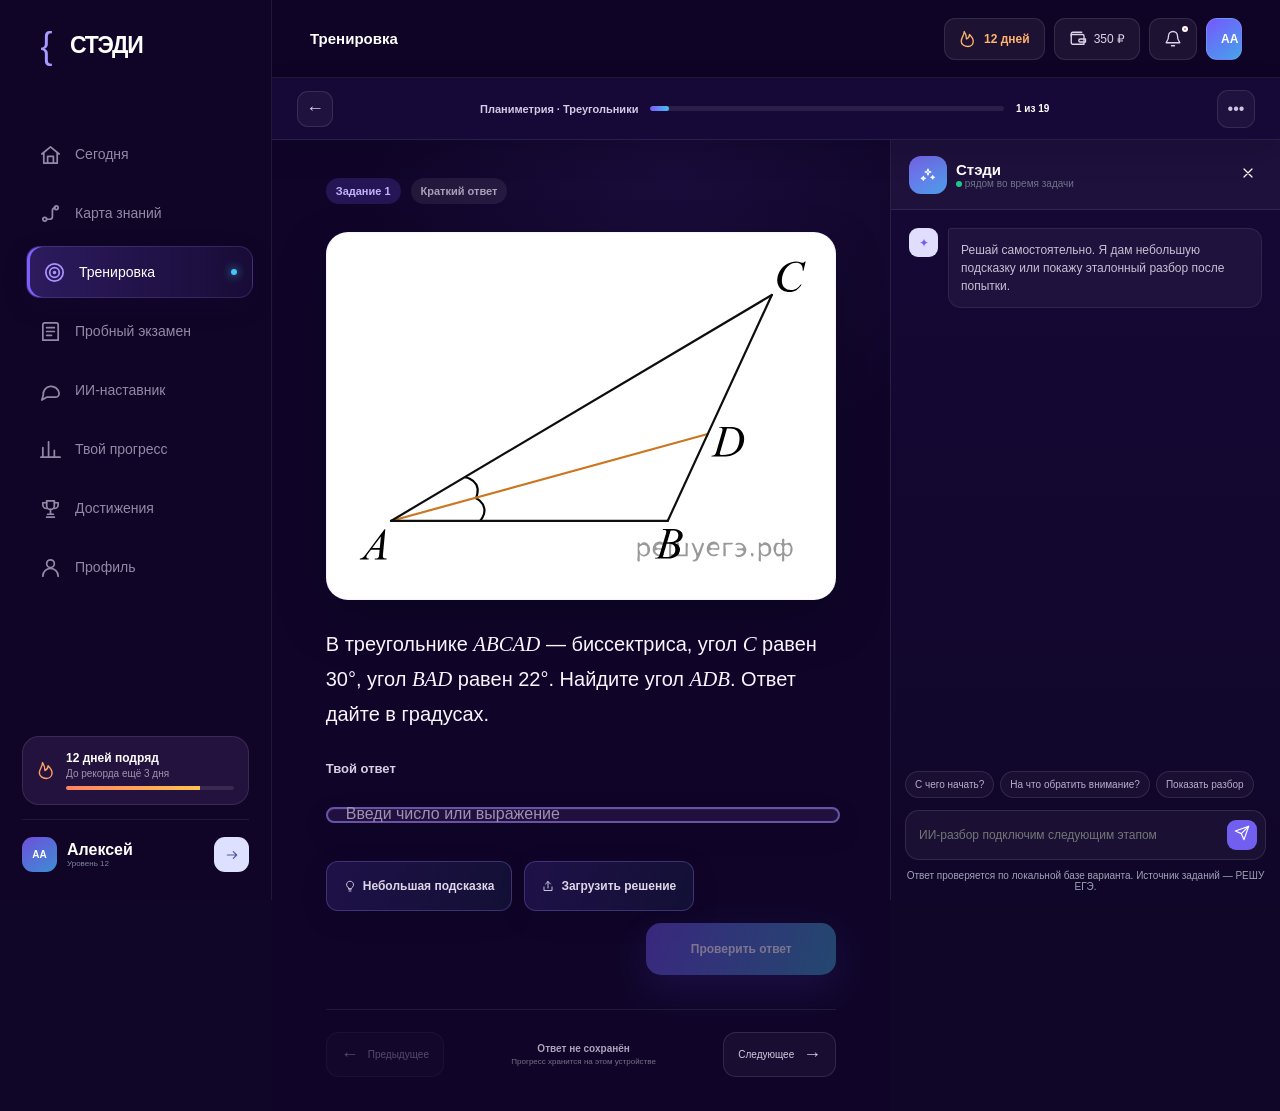
<file: lesson.html>
<!DOCTYPE html>
<html lang="ru">
<head>
  <meta charset="UTF-8">
  <meta name="viewport" content="width=device-width,initial-scale=1">
  <meta name="theme-color" content="#100526">
  <meta name="description" content="Тренировка по актуальному варианту профильной математики в Стэди">
  <title>Тренировка — Стэди</title>
  <link rel="stylesheet" href="styles.css">
  <link rel="stylesheet" href="steady.css">
  <link rel="stylesheet" href="fixes.css">
</head>
<body class="steady-app-body">
<main class="student-app" data-task-dataset="data/ege-89892516.json">
  <aside class="app-sidebar" aria-label="Навигация кабинета"></aside>

  <section class="app-content">
    <header class="app-top">
      <div><a class="mobile-app-logo" href="index.html">{</a><span>Тренировка</span></div>
      <div class="app-top__actions">
        <button type="button" class="streak"><span data-icon="flame"></span> 12 дней</button>
        <button type="button" data-balance><span data-icon="wallet"></span><span data-balance-value>350 ₽</span></button>
        <button type="button" data-notifications aria-label="Уведомления"><span data-icon="bell"></span><i></i></button>
        <button type="button" class="top-avatar" data-profile-toggle aria-label="Открыть меню профиля">АА</button>
      </div>
    </header>

    <div class="lesson-page lesson-page--variant">
      <div class="lesson-header lesson-header--variant">
        <a href="dashboard.html" class="lesson-back" aria-label="Вернуться в кабинет">←</a>
        <div class="lesson-progress">
          <span id="lesson-topic">Профильная математика</span>
          <div aria-hidden="true"><i id="lesson-progress-bar" style="width:5.26%"></i></div>
          <b id="lesson-progress-label">1 из 19</b>
        </div>
        <button type="button" id="lesson-list-toggle" aria-label="Показать список заданий">•••</button>
      </div>

      <div class="lesson-task-drawer" id="lesson-task-drawer" aria-label="Все задания">
        <div class="lesson-task-drawer__head">
          <div><span>Вариант 89892516</span><b>Выбери задание</b></div>
          <button type="button" id="lesson-list-close" aria-label="Закрыть список">×</button>
        </div>
        <div class="lesson-task-nav" id="lesson-task-nav"></div>
        <small>1–12 — краткий ответ · 13–19 — развёрнутое решение</small>
      </div>

      <div class="lesson-grid lesson-grid--variant">
        <section class="lesson-task lesson-task--variant" aria-live="polite">
          <div class="lesson-source-row">
            <div class="task-meta">
              <span id="lesson-task-number">Задание 1</span>
              <span id="lesson-task-type">Краткий ответ</span>
            </div>
          </div>

          <div class="lesson-question" id="lesson-question">
            <div class="task-skeleton"><i></i><i></i><i></i></div>
          </div>

          <div class="lesson-answer" id="lesson-answer-wrap">
            <label id="lesson-answer-label" for="lesson-answer">Твой ответ</label>
            <span class="answer-input">
              <input type="text" id="lesson-answer" placeholder="Введи число" inputmode="decimal" autocomplete="off">
            </span>
            <textarea class="hidden" id="lesson-extended-answer" rows="7" placeholder="Запиши ход решения. Можно использовать формулы и пояснения."></textarea>
            <div class="lesson-feedback hidden" id="lesson-feedback" role="status"></div>
          </div>

          <div class="lesson-tools lesson-tools--variant">
            <button type="button" id="hint-button"><span data-icon="bulb"></span> Небольшая подсказка</button>
            <button type="button" id="solution-upload"><span data-icon="upload"></span> Загрузить решение</button>
            <input class="hidden" type="file" id="solution-file" accept="image/*" capture="environment">
            <button type="button" class="button button--primary" id="answer-check" disabled>Проверить ответ</button>
          </div>

          <div class="lesson-step-nav">
            <button type="button" id="lesson-prev"><span>←</span><small>Предыдущее</small></button>
            <div><span id="lesson-saved-state">Ответ не сохранён</span><small>Прогресс хранится на этом устройстве</small></div>
            <button type="button" id="lesson-next"><small>Следующее</small><span>→</span></button>
          </div>
        </section>

        <aside class="mentor-panel mentor-panel--variant" aria-label="Помощник по заданию" id="mentor">
          <div class="mentor-head">
            <div><span data-icon="sparkles"></span><div><b>Стэди</b><small><i></i> рядом во время задачи</small></div></div>
            <button type="button" aria-label="Свернуть помощника"><span data-icon="close"></span></button>
          </div>
          <div class="mentor-chat" id="mentor-chat">
            <div class="mentor-intro">
              <span>✦</span>
              <p>Решай самостоятельно. Я дам небольшую подсказку или покажу эталонный разбор после попытки.</p>
            </div>
            <div class="mentor-message hidden" id="hint-message"><span>Подсказка</span><p></p></div>
            <div class="mentor-message mentor-message--error hidden" id="error-message"><span>Проверь ещё раз</span><p></p></div>
            <div class="mentor-solution hidden" id="lesson-solution">
              <div><span data-icon="check"></span><b>Эталонное решение</b></div>
              <div id="lesson-solution-content"></div>
            </div>
          </div>
          <div class="quick-prompts">
            <button type="button" data-hint>С чего начать?</button>
            <button type="button" data-hint>На что обратить внимание?</button>
            <button type="button" id="solution-reveal">Показать разбор</button>
          </div>
          <div class="mentor-input">
            <input type="text" id="mentor-input" placeholder="ИИ-разбор подключим следующим этапом" disabled>
            <button type="button" id="mentor-send" disabled aria-label="Отправить"><span data-icon="send"></span></button>
          </div>
          <small class="mentor-note">Ответ проверяется по локальной базе варианта. Источник заданий — РЕШУ ЕГЭ.</small>
        </aside>
      </div>
    </div>
  </section>

  <nav class="mobile-nav" aria-label="Мобильная навигация"></nav>
</main>
<div class="toast" id="toast" role="status" aria-live="polite"></div>
<script src="config.js"></script>
<script src="api.js"></script>
<script src="app.js"></script>
</body>
</html>
</file>
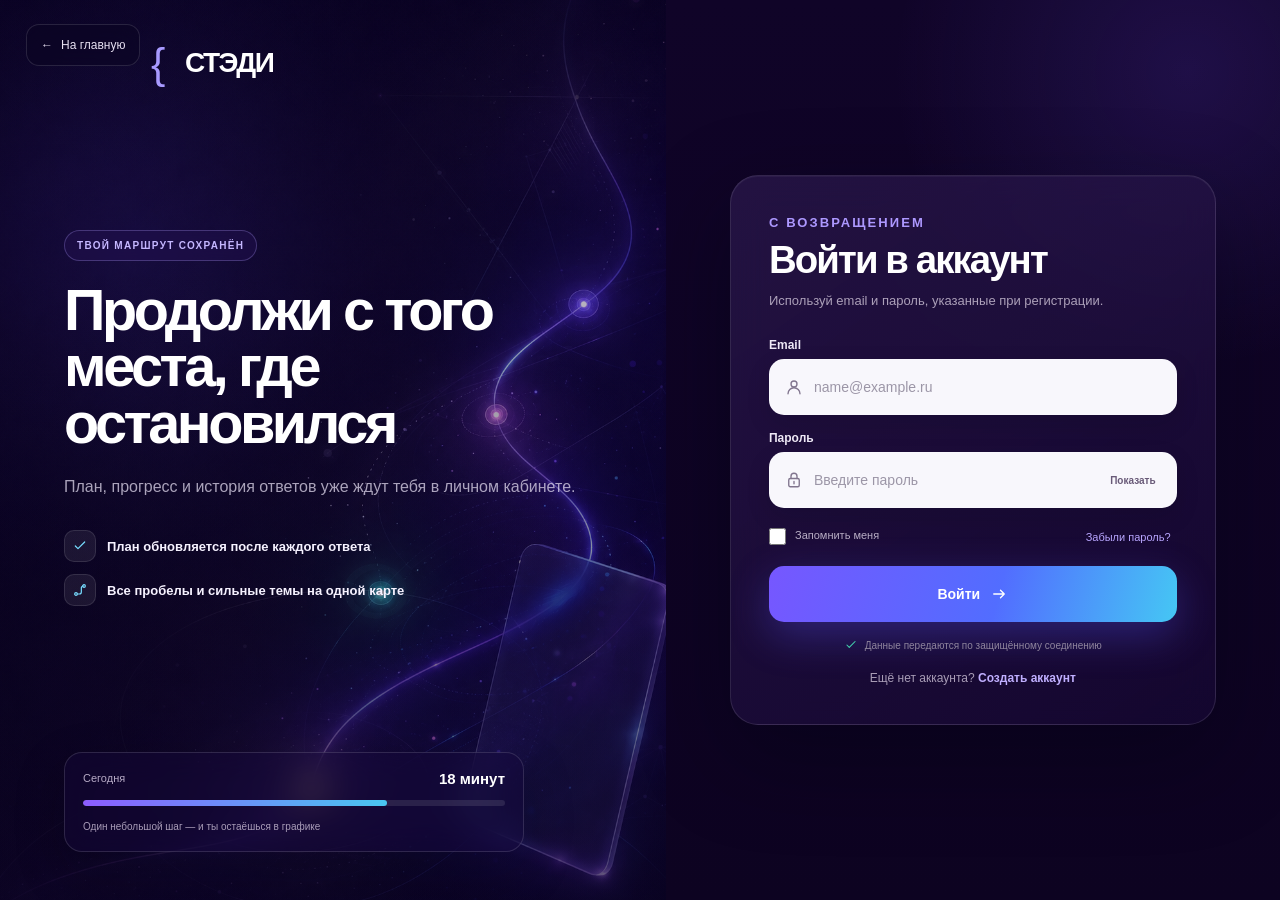
<file: login.html>
<!DOCTYPE html>
<html lang="ru">
<head>
  <meta charset="UTF-8">
  <meta name="viewport" content="width=device-width, initial-scale=1">
  <meta name="theme-color" content="#100526">
  <meta name="api-base-url" content="">
  <title>Войти — Стэди</title>
  <link rel="stylesheet" href="styles.css">
  <link rel="stylesheet" href="steady.css">
  <link rel="stylesheet" href="fixes.css">
</head>
<body class="steady-auth-body">
  <main class="auth-page auth-page--login">
    <a class="auth-back" href="index.html"><span aria-hidden="true">←</span> На главную</a>

    <section class="auth-brand" aria-label="О Стэди">
      <a class="steady-logo auth-logo" href="index.html" aria-label="Стэди — главная"><span class="steady-logo__mark">{</span><span>СТЭДИ</span></a>
      <div class="auth-brand__content">
        <span class="auth-eyebrow">Твой маршрут сохранён</span>
        <h1>Продолжи с того места, где остановился</h1>
        <p>План, прогресс и история ответов уже ждут тебя в личном кабинете.</p>
        <div class="auth-benefits" aria-label="Преимущества">
          <span><i data-icon="check"></i><b>План обновляется после каждого ответа</b></span>
          <span><i data-icon="route"></i><b>Все пробелы и сильные темы на одной карте</b></span>
        </div>
      </div>
      <div class="auth-mini-card" aria-hidden="true">
        <div><span>Сегодня</span><b>18 минут</b></div>
        <i><em style="width:72%"></em></i>
        <small>Один небольшой шаг — и ты остаёшься в графике</small>
      </div>
    </section>

    <section class="auth-form-wrap">
      <div class="auth-panel">
        <a class="steady-logo auth-mobile-logo" href="index.html" aria-label="Стэди — главная"><span class="steady-logo__mark">{</span><span>СТЭДИ</span></a>
        <header class="auth-panel__head">
          <span class="section-kicker">С возвращением</span>
          <h2>Войти в аккаунт</h2>
          <p>Используй email и пароль, указанные при регистрации.</p>
        </header>

        <form class="auth-form auth-form--modern" data-auth="login" novalidate>
          <div class="auth-field" data-field="email">
            <label for="login-email">Email</label>
            <div class="auth-input"><span data-icon="user"></span><input id="login-email" required type="email" name="email" placeholder="name@example.ru" autocomplete="email" inputmode="email"></div>
            <span class="field-error" aria-live="polite"></span>
          </div>

          <div class="auth-field" data-field="password">
            <label for="login-password">Пароль</label>
            <div class="auth-input"><span data-icon="lock"></span><input id="login-password" required type="password" name="password" minlength="8" placeholder="Введите пароль" autocomplete="current-password"><button class="password-toggle" type="button" data-password-toggle aria-label="Показать пароль">Показать</button></div>
            <span class="field-error" aria-live="polite"></span>
          </div>

          <div class="form-row auth-options">
            <label class="checkbox auth-checkbox"><input type="checkbox" name="remember" value="1"><span>Запомнить меня</span></label>
            <button type="button" id="forgot-password">Забыли пароль?</button>
          </div>

          <div class="form-message" data-form-status role="alert" aria-live="polite"></div>
          <button class="button button--primary auth-submit" type="submit">Войти <span data-icon="arrow"></span></button>
          <p class="auth-security"><span data-icon="check"></span> Данные передаются по защищённому соединению</p>
          <p class="form-bottom">Ещё нет аккаунта? <a href="register.html">Создать аккаунт</a></p>
        </form>
      </div>
    </section>
  </main>
  <div class="toast" id="toast" role="status" aria-live="polite"></div>
  <script src="config.js"></script><script src="api.js"></script><script src="app.js"></script>
</body>
</html>
</file>
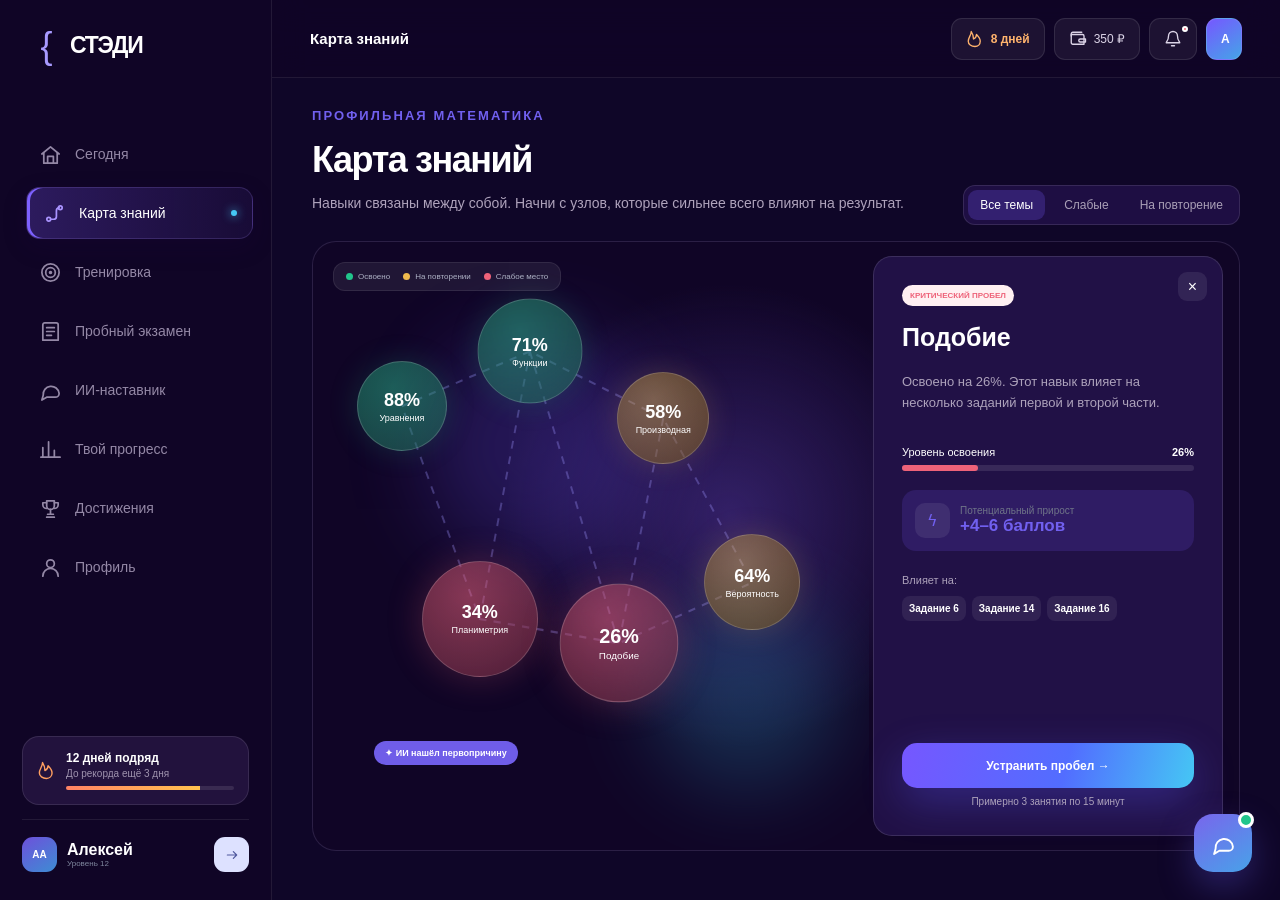
<file: map.html>
<!DOCTYPE html><html lang="ru"><head><meta charset="UTF-8"><meta name="viewport" content="width=device-width,initial-scale=1"><title>Карта знаний — Стэди</title><link rel="stylesheet" href="styles.css"><link rel="stylesheet" href="steady.css"></head><body class="steady-app-body">
<main class="student-app"><aside class="app-sidebar" aria-label="Навигация кабинета"><a class="logo logo--inverse" href="index.html"><span class="logo__mark">С</span><span>Стэди</span></a><nav aria-label="Разделы кабинета"><a href="dashboard.html"><span class="sidebar-icon" data-icon="home"></span><span>Главная</span></a><a class="active" href="map.html"><span class="sidebar-icon" data-icon="route"></span><span>Мой путь</span></a><a href="lesson.html"><span class="sidebar-icon" data-icon="target"></span><span>Тренировка</span></a><a href="diagnostic.html"><span class="sidebar-icon" data-icon="exam"></span><span>Пробный экзамен</span></a><a href="lesson.html#mentor"><span class="sidebar-icon" data-icon="chat"></span><span>ИИ-наставник</span></a><a href="progress.html"><span class="sidebar-icon" data-icon="chart"></span><span>Твой прогресс</span></a><a href="profile.html#awards"><span class="sidebar-icon" data-icon="trophy"></span><span>Достижения</span></a></nav><div class="app-plan"><span data-icon="sparkles"></span><div><b>Базовый</b><small>24 дня осталось</small></div><span>›</span></div><a class="app-profile" href="profile.html"><span>А</span><div><b>Алексей</b><small>Уровень 12</small></div><span>⌄</span></a></aside>
<section class="app-content"><header class="app-top"><div><a class="mobile-app-logo" href="index.html">{</a><span>Карта знаний</span></div><div class="app-top__actions"><button type="button" class="streak"><span data-icon="flame"></span> 8 дней</button><button type="button" data-balance><span data-icon="wallet"></span><span data-balance-value>350 ₽</span></button><button type="button" data-notifications aria-label="Уведомления"><span data-icon="bell"></span><i></i></button><button type="button" class="top-avatar" data-profile-toggle aria-label="Открыть меню профиля">А</button></div></header>
<div class="knowledge-page"><div class="knowledge-heading"><div><span class="section-kicker">Профильная математика</span><h1>Карта знаний</h1><p>Навыки связаны между собой. Начни с узлов, которые сильнее всего влияют на результат.</p></div><div class="knowledge-filters"><button type="button" class="active" data-filter="all">Все темы</button><button type="button" data-filter="weak">Слабые</button><button type="button" data-filter="repeat">На повторение</button></div></div><div class="full-map"><div class="full-map__legend"><span><i class="green"></i> Освоено</span><span><i class="yellow"></i> На повторении</span><span><i class="red"></i> Слабое место</span></div>
<div class="knowledge"><div class="knowledge__glow knowledge__glow--one"></div><div class="knowledge__glow knowledge__glow--two"></div><svg class="knowledge__lines" viewBox="0 0 100 100" preserveAspectRatio="none"><path d="M16 27 L39 18 L63 29 L79 56 L55 66 L30 62 L16 27 M39 18 L55 66 M63 29 L55 66 M30 62 L39 18"/></svg>
<button type="button" class="knowledge-node knowledge-node--green" data-topic="Уравнения|88|green|+1–2 балла" style="left:16%;top:27%;width:90px;height:90px"><b>88%</b><span>Уравнения</span></button><button type="button" class="knowledge-node knowledge-node--green" data-topic="Функции|71|green|+2–3 балла" style="left:39%;top:18%;width:105px;height:105px"><b>71%</b><span>Функции</span></button><button type="button" class="knowledge-node knowledge-node--yellow" data-topic="Производная|58|yellow|+2–4 балла" style="left:63%;top:29%;width:92px;height:92px"><b>58%</b><span>Производная</span></button><button type="button" class="knowledge-node knowledge-node--red" data-topic="Планиметрия|34|red|+4–6 баллов" style="left:30%;top:62%;width:116px;height:116px"><b>34%</b><span>Планиметрия</span></button><button type="button" class="knowledge-node knowledge-node--red is-active" data-topic="Подобие|26|red|+4–6 баллов" style="left:55%;top:66%;width:108px;height:108px"><b>26%</b><span>Подобие</span></button><button type="button" class="knowledge-node knowledge-node--yellow" data-topic="Вероятность|64|yellow|+2–3 балла" style="left:79%;top:56%;width:96px;height:96px"><b>64%</b><span>Вероятность</span></button><div class="knowledge__tag">✦ ИИ нашёл первопричину</div></div>
<aside class="topic-panel" aria-label="Информация о теме"><button type="button" class="topic-close">×</button><span class="topic-status red" id="topic-status">Критический пробел</span><h2 id="topic-name">Подобие</h2><p id="topic-description">Освоено на 26%. Этот навык влияет на несколько заданий первой и второй части.</p><div class="topic-meter"><div><span>Уровень освоения</span><b id="topic-score">26%</b></div><i><em id="topic-meter" style="width:26%"></em></i></div><div class="topic-impact"><span>ϟ</span><div><small>Потенциальный прирост</small><b id="topic-impact">+4–6 баллов</b></div></div><div class="topic-links"><span>Влияет на:</span><div><b>Задание 6</b><b>Задание 14</b><b>Задание 16</b></div></div><a class="button button--primary" href="lesson.html">Устранить пробел →</a><small>Примерно 3 занятия по 15 минут</small></aside></div></div></section>
<nav class="mobile-nav" aria-label="Мобильная навигация"><a href="dashboard.html"><span data-icon="home"></span><span>Главная</span></a><a href="progress.html"><span data-icon="chart"></span><span>Прогресс</span></a><a class="solve" href="lesson.html"><span data-icon="target"></span><em>Решать</em></a><a href="mentor.html"><span data-icon="chat"></span><span>Стэди</span></a><a href="profile.html"><span data-icon="user"></span><span>Профиль</span></a></nav></main>
<div class="toast" id="toast"></div><script src="config.js"></script><script src="api.js"></script><script src="app.js"></script></body></html>
</file>
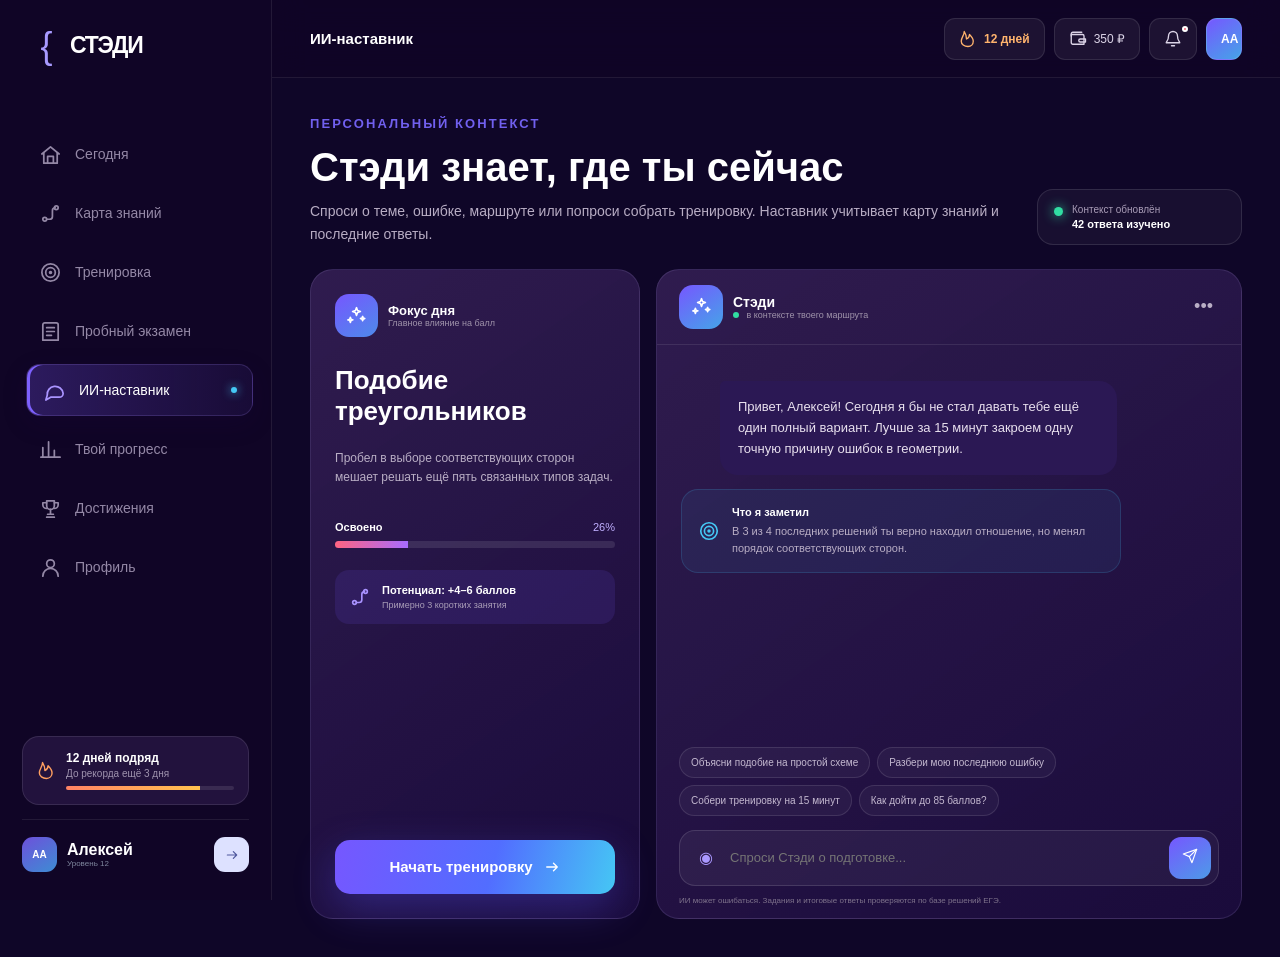
<file: mentor.html>
<!DOCTYPE html>
<html lang="ru">
<head>
  <meta charset="UTF-8">
  <meta name="viewport" content="width=device-width,initial-scale=1">
  <meta name="theme-color" content="#100526">
  <meta name="description" content="Персональный ИИ-наставник Стэди">
  <title>ИИ-наставник — Стэди</title>
  <link rel="stylesheet" href="styles.css"><link rel="stylesheet" href="steady.css">
</head>
<body class="steady-app-body">
<main class="student-app" data-mentor-page>
  <aside class="app-sidebar" aria-label="Навигация кабинета"></aside>
  <section class="app-content">
    <header class="app-top"><div><a class="mobile-app-logo" href="index.html">{</a><span>ИИ-наставник</span></div><div class="app-top__actions"><button type="button" class="streak"><span data-icon="flame"></span> 12 дней</button><button type="button" data-balance><span data-icon="wallet"></span><span data-balance-value>350 ₽</span></button><button type="button" data-notifications aria-label="Уведомления"><span data-icon="bell"></span><i></i></button><button type="button" class="top-avatar" data-profile-toggle aria-label="Открыть меню профиля">АА</button></div></header>
    <div class="mentor-page">
      <header class="mentor-page__head">
        <div><span class="section-kicker">Персональный контекст</span><h1>Стэди знает, где ты сейчас</h1><p>Спроси о теме, ошибке, маршруте или попроси собрать тренировку. Наставник учитывает карту знаний и последние ответы.</p></div>
        <div class="mentor-status"><i></i><span>Контекст обновлён</span><b>42 ответа изучено</b></div>
      </header>
      <div class="mentor-workspace">
        <aside class="mentor-context-card">
          <div class="mentor-context-card__top"><span data-icon="sparkles"></span><div><b>Фокус дня</b><small>Главное влияние на балл</small></div></div>
          <h2>Подобие треугольников</h2>
          <p>Пробел в выборе соответствующих сторон мешает решать ещё пять связанных типов задач.</p>
          <div class="mentor-context-meter"><span><b>Освоено</b><em>26%</em></span><i><em style="width:26%"></em></i></div>
          <div class="mentor-context-impact"><span data-icon="route"></span><p><b>Потенциал: +4–6 баллов</b><small>Примерно 3 коротких занятия</small></p></div>
          <a class="button button--primary" href="lesson.html">Начать тренировку <span data-icon="arrow"></span></a>
        </aside>
        <section class="mentor-conversation">
          <header><div class="mentor-avatar" data-icon="sparkles"></div><div><b>Стэди</b><small><i></i> в контексте твоего маршрута</small></div><button type="button" data-toast="История диалога сохранена">•••</button></header>
          <div class="mentor-page-chat" id="mentor-page-chat">
            <div class="mentor-message"><p>Привет, Алексей! Сегодня я бы не стал давать тебе ещё один полный вариант. Лучше за 15 минут закроем одну точную причину ошибок в геометрии.</p></div>
            <div class="mentor-insight">
              <span data-icon="target"></span>
              <div><b>Что я заметил</b><p>В 3 из 4 последних решений ты верно находил отношение, но менял порядок соответствующих сторон.</p></div>
            </div>
          </div>
          <div class="mentor-suggestions">
            <button type="button" data-mentor-prompt>Объясни подобие на простой схеме</button>
            <button type="button" data-mentor-prompt>Разбери мою последнюю ошибку</button>
            <button type="button" data-mentor-prompt>Собери тренировку на 15 минут</button>
            <button type="button" data-mentor-prompt>Как дойти до 85 баллов?</button>
          </div>
          <div class="mentor-page-input"><button type="button" data-toast="Голосовой ввод будет подключён через API">◉</button><input id="mentor-page-input" type="text" placeholder="Спроси Стэди о подготовке..."><button type="button" id="mentor-page-send"><span data-icon="send"></span></button></div>
          <small class="mentor-disclaimer">ИИ может ошибаться. Задания и итоговые ответы проверяются по базе решений ЕГЭ.</small>
        </section>
      </div>
    </div>
  </section>
  <nav class="mobile-nav" aria-label="Мобильная навигация"></nav>
</main>
<div class="toast" id="toast" role="status" aria-live="polite"></div>
<script src="config.js"></script><script src="api.js"></script><script src="app.js"></script>
</body>
</html>
</file>
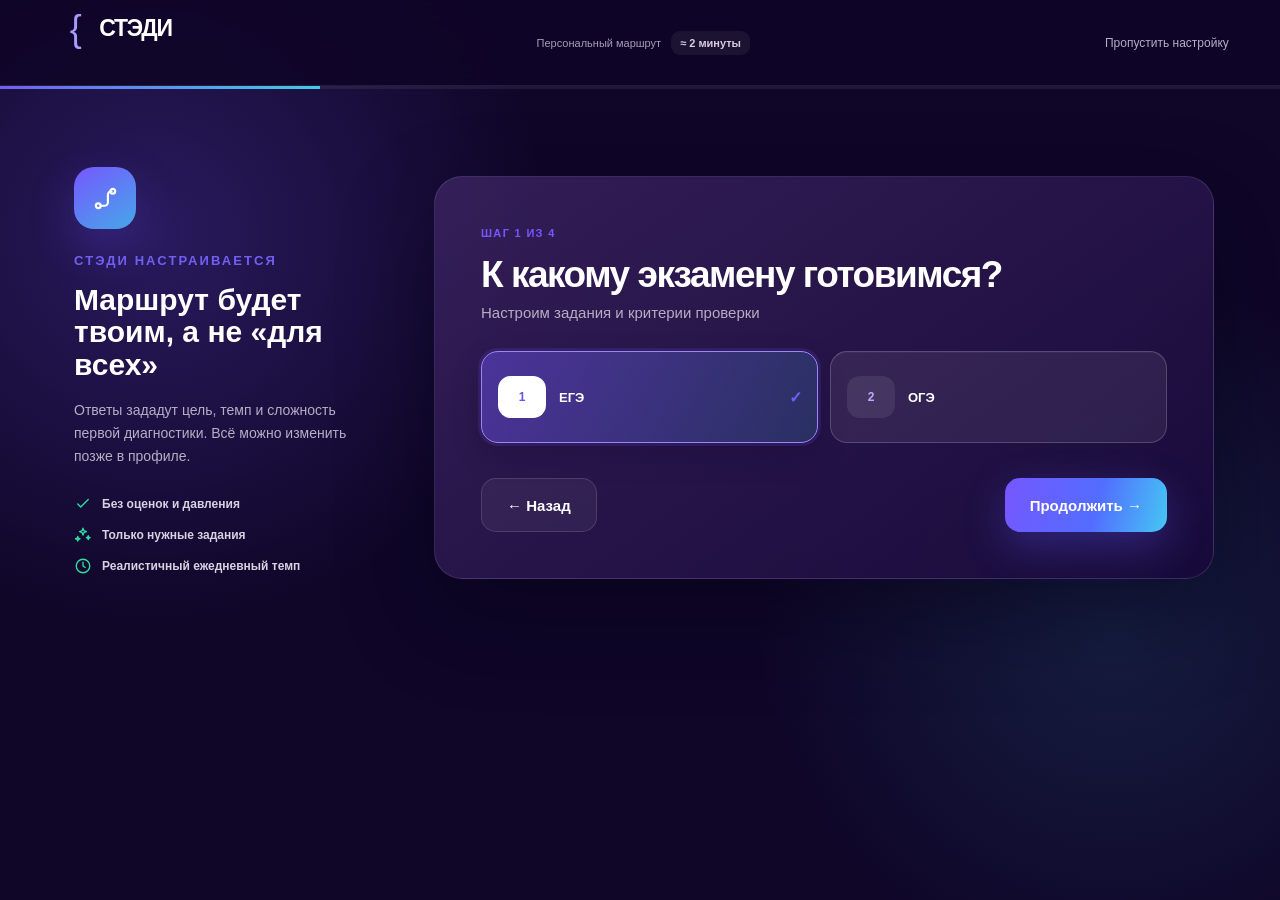
<file: onboarding.html>
<!DOCTYPE html>
<html lang="ru">
<head>
  <meta charset="UTF-8">
  <meta name="viewport" content="width=device-width,initial-scale=1">
  <meta name="theme-color" content="#100526">
  <title>Настройка маршрута — Стэди</title>
  <link rel="stylesheet" href="styles.css">
  <link rel="stylesheet" href="steady.css">
</head>
<body class="steady-onboarding-body">
  <main class="onboarding" data-onboarding>
    <header class="onboarding__top">
      <a class="steady-logo steady-logo--app" href="index.html"><span class="steady-logo__mark">{</span><span>СТЭДИ</span></a>
      <div class="onboarding-status"><span>Персональный маршрут</span><b>≈ 2 минуты</b></div>
      <a href="diagnostic.html">Пропустить настройку</a>
    </header>
    <div class="onboarding__progress"><span id="onboarding-progress" style="width:25%"></span></div>
    <section class="onboarding-layout">
      <aside class="onboarding-context">
        <span class="onboarding-context__icon" data-icon="route"></span>
        <span class="section-kicker">Стэди настраивается</span>
        <h2>Маршрут будет твоим, а не «для всех»</h2>
        <p>Ответы зададут цель, темп и сложность первой диагностики. Всё можно изменить позже в профиле.</p>
        <div><span data-icon="check"></span><b>Без оценок и давления</b></div>
        <div><span data-icon="sparkles"></span><b>Только нужные задания</b></div>
        <div><span data-icon="clock"></span><b>Реалистичный ежедневный темп</b></div>
      </aside>
      <section class="onboarding-card">
        <span class="step-label" id="step-label">Шаг 1 из 4</span>
        <h1 id="step-title">К какому экзамену готовимся?</h1>
        <p id="step-subtitle">Настроим задания и критерии проверки</p>
        <div class="choice-grid" id="choice-grid"></div>
        <div class="onboarding-actions">
          <button type="button" class="button button--secondary" id="step-back">← Назад</button>
          <button type="button" class="button button--primary" id="step-next">Продолжить →</button>
        </div>
      </section>
    </section>
  </main>
  <div class="toast" id="toast" role="status" aria-live="polite"></div>
  <script src="config.js"></script><script src="api.js"></script><script src="app.js"></script>
</body>
</html>
</file>
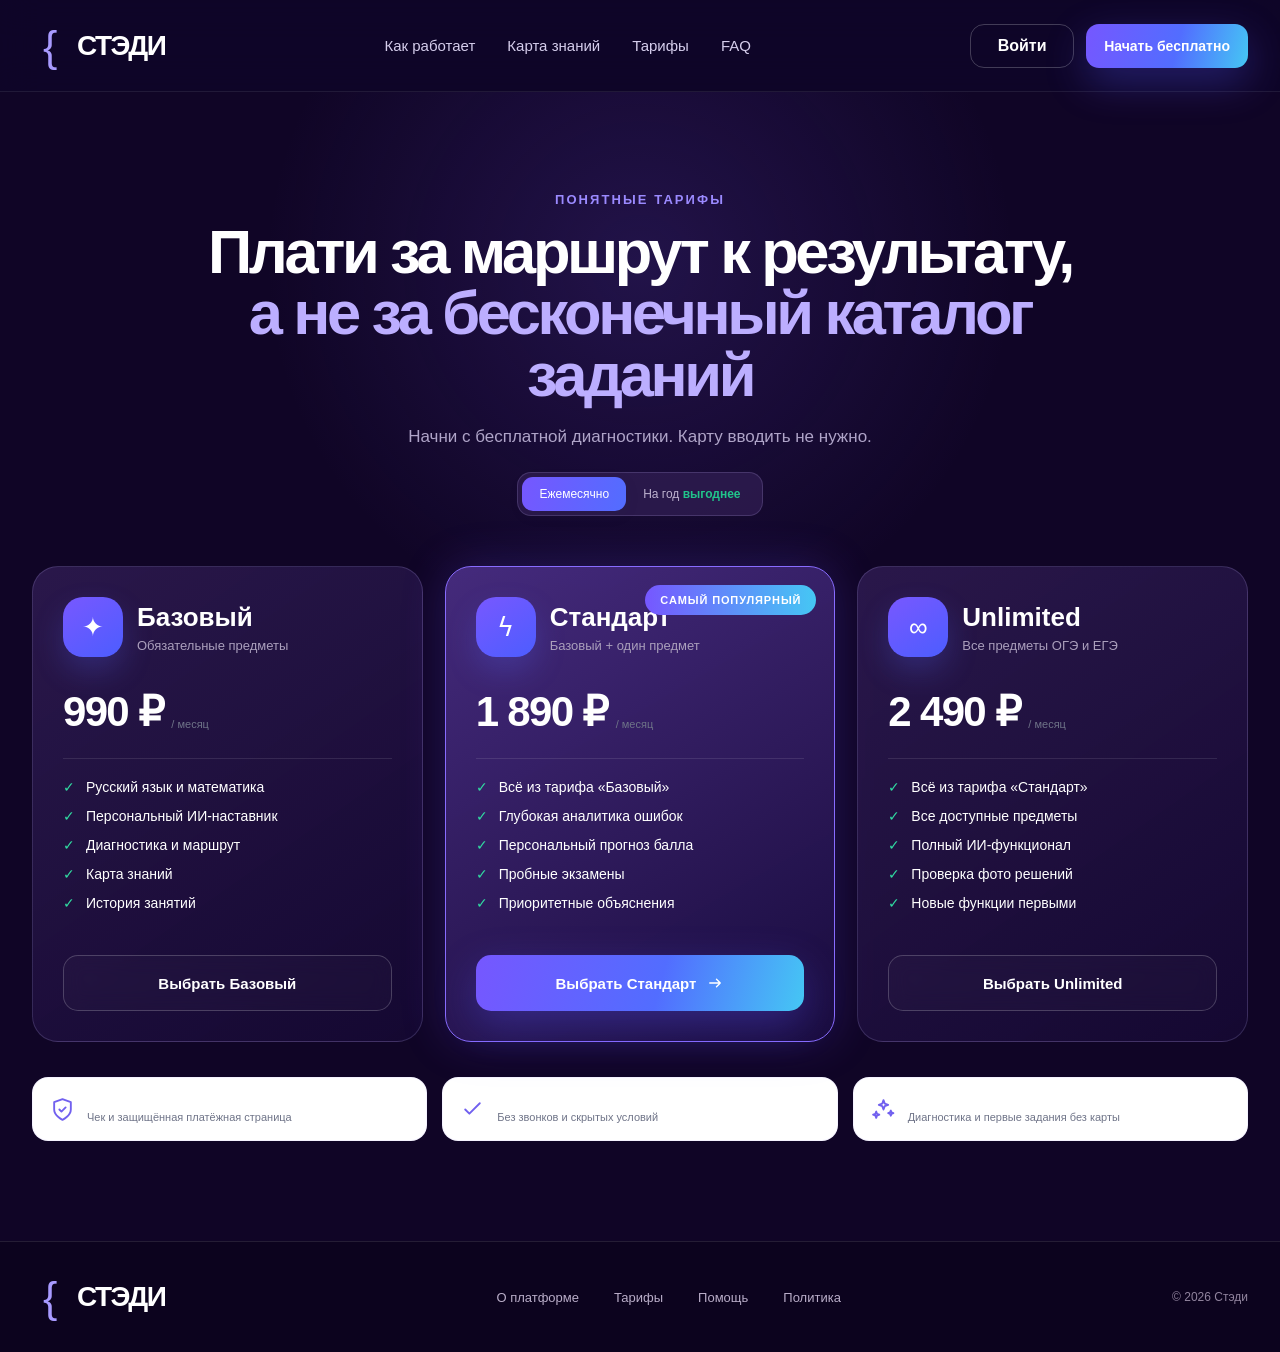
<file: pricing.html>
<!DOCTYPE html>
<html lang="ru">
<head>
  <meta charset="UTF-8">
  <meta name="viewport" content="width=device-width, initial-scale=1">
  <meta name="description" content="Тарифы Стэди — персональная подготовка к ОГЭ и ЕГЭ с ИИ-наставником.">
  <meta name="theme-color" content="#1e0d47">
  <title>Тарифы — Стэди</title>
  <link rel="stylesheet" href="styles.css">
  <link rel="stylesheet" href="steady.css">
</head>
<body class="steady-home">
  <main class="landing pricing-standalone">
    <header class="site-header steady-header">
      <div class="container site-header__inner">
        <a class="steady-logo" href="index.html"><span class="steady-logo__mark">{</span><span>СТЭДИ</span></a>
        <nav id="main-nav" aria-label="Навигация"><a href="index.html#how">Как работает</a><a href="index.html#knowledge">Карта знаний</a><a href="pricing.html">Тарифы</a><a href="index.html#faq">FAQ</a></nav>
        <div class="site-header__actions"><a class="header-login" href="login.html">Войти</a><a class="button button--primary" href="register.html">Начать бесплатно</a></div>
        <button class="menu-button" type="button" data-menu aria-controls="main-nav" aria-expanded="false">☰</button>
      </div>
    </header>

    <section class="steady-section pricing-section">
      <div class="container">
        <div class="pricing-intro">
          <span class="section-kicker section-kicker--light">Понятные тарифы</span>
          <h1>Плати за маршрут к результату,<br><span>а не за бесконечный каталог заданий</span></h1>
          <p>Начни с бесплатной диагностики. Карту вводить не нужно.</p>
          <div class="billing-switch billing-switch--dark"><button type="button" class="active" data-billing="month">Ежемесячно</button><button type="button" data-billing="year">На год <span>выгоднее</span></button></div>
        </div>

        <div class="pricing-grid steady-pricing">
          <article class="price-card">
            <div class="price-card__head"><span class="price-icon">✦</span><div><h3>Базовый</h3><p>Обязательные предметы</p></div></div>
            <div class="price"><strong data-month="990 ₽" data-year="790 ₽">990 ₽</strong><span>/ месяц</span></div>
            <ul><li>Русский язык и математика</li><li>Персональный ИИ-наставник</li><li>Диагностика и маршрут</li><li>Карта знаний</li><li>История занятий</li></ul>
            <a class="button button--ghost" href="register.html?plan=basic">Выбрать Базовый</a>
          </article>

          <article class="price-card price-card--featured">
            <span class="popular">Самый популярный</span>
            <div class="price-card__head"><span class="price-icon">ϟ</span><div><h3>Стандарт</h3><p>Базовый + один предмет</p></div></div>
            <div class="price"><strong data-month="1 890 ₽" data-year="1 490 ₽">1 890 ₽</strong><span>/ месяц</span></div>
            <ul><li>Всё из тарифа «Базовый»</li><li>Глубокая аналитика ошибок</li><li>Персональный прогноз балла</li><li>Пробные экзамены</li><li>Приоритетные объяснения</li></ul>
            <a class="button button--primary" href="register.html?plan=standard">Выбрать Стандарт <span data-icon="arrow"></span></a>
          </article>

          <article class="price-card">
            <div class="price-card__head"><span class="price-icon">∞</span><div><h3>Unlimited</h3><p>Все предметы ОГЭ и ЕГЭ</p></div></div>
            <div class="price"><strong data-month="2 490 ₽" data-year="1 990 ₽">2 490 ₽</strong><span>/ месяц</span></div>
            <ul><li>Всё из тарифа «Стандарт»</li><li>Все доступные предметы</li><li>Полный ИИ-функционал</li><li>Проверка фото решений</li><li>Новые функции первыми</li></ul>
            <a class="button button--ghost" href="register.html?plan=unlimited">Выбрать Unlimited</a>
          </article>
        </div>

        <div class="pricing-guarantees pricing-guarantees--dark">
          <div><span data-icon="shield"></span><span><b>Безопасная оплата</b>Чек и защищённая платёжная страница</span></div>
          <div><span data-icon="check"></span><span><b>Отмена в любой момент</b>Без звонков и скрытых условий</span></div>
          <div><span data-icon="sparkles"></span><span><b>Бесплатный старт</b>Диагностика и первые задания без карты</span></div>
        </div>
      </div>
    </section>

    <footer class="steady-footer">
      <div class="container steady-footer__inner">
        <a class="steady-logo" href="index.html"><span class="steady-logo__mark">{</span><span>СТЭДИ</span></a>
        <nav aria-label="Навигация в подвале"><a href="index.html#how">О платформе</a><a href="pricing.html">Тарифы</a><a href="index.html#faq">Помощь</a><a href="privacy.html">Политика</a></nav>
        <span>© 2026 Стэди</span>
      </div>
    </footer>
  </main>

  <div class="toast" id="toast" role="status" aria-live="polite"></div>
  <script src="config.js"></script>
  <script src="api.js"></script>
  <script src="app.js"></script>
</body>
</html>
</file>
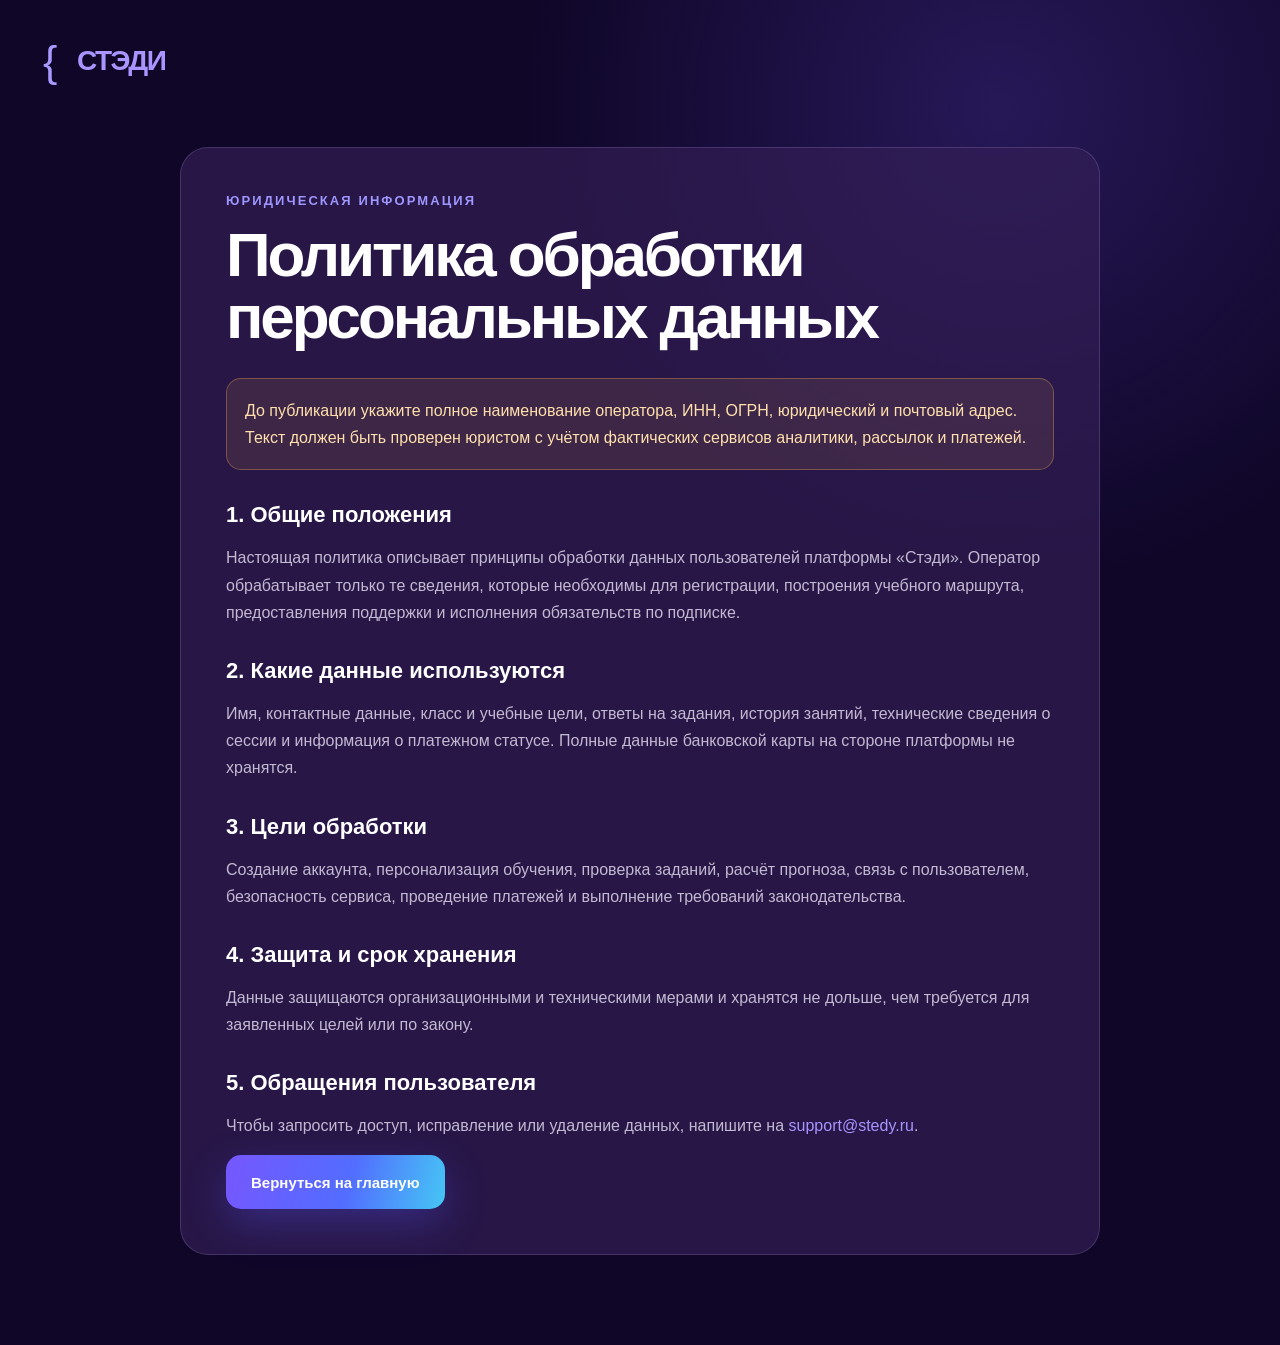
<file: privacy.html>
<!DOCTYPE html>
<html lang="ru">
<head>
  <meta charset="UTF-8">
  <meta name="viewport" content="width=device-width, initial-scale=1">
  <meta name="robots" content="noindex">
  <meta name="theme-color" content="#1e0d47">
  <title>Политика обработки данных — Стэди</title>
  <link rel="stylesheet" href="styles.css">
  <link rel="stylesheet" href="steady.css">
</head>
<body class="steady-home">
  <main class="legal-page">
    <div class="container">
      <a class="steady-logo" href="index.html"><span class="steady-logo__mark">{</span><span>СТЭДИ</span></a>
      <article>
        <span class="section-kicker section-kicker--light">Юридическая информация</span>
        <h1>Политика обработки персональных данных</h1>
        <p class="legal-warning">До публикации укажите полное наименование оператора, ИНН, ОГРН, юридический и почтовый адрес. Текст должен быть проверен юристом с учётом фактических сервисов аналитики, рассылок и платежей.</p>
        <h2>1. Общие положения</h2>
        <p>Настоящая политика описывает принципы обработки данных пользователей платформы «Стэди». Оператор обрабатывает только те сведения, которые необходимы для регистрации, построения учебного маршрута, предоставления поддержки и исполнения обязательств по подписке.</p>
        <h2>2. Какие данные используются</h2>
        <p>Имя, контактные данные, класс и учебные цели, ответы на задания, история занятий, технические сведения о сессии и информация о платежном статусе. Полные данные банковской карты на стороне платформы не хранятся.</p>
        <h2>3. Цели обработки</h2>
        <p>Создание аккаунта, персонализация обучения, проверка заданий, расчёт прогноза, связь с пользователем, безопасность сервиса, проведение платежей и выполнение требований законодательства.</p>
        <h2>4. Защита и срок хранения</h2>
        <p>Данные защищаются организационными и техническими мерами и хранятся не дольше, чем требуется для заявленных целей или по закону.</p>
        <h2>5. Обращения пользователя</h2>
        <p>Чтобы запросить доступ, исправление или удаление данных, напишите на <a href="mailto:support@stedy.ru">support@stedy.ru</a>.</p>
        <a class="button button--primary" href="index.html">Вернуться на главную</a>
      </article>
    </div>
  </main>
</body>
</html>
</file>
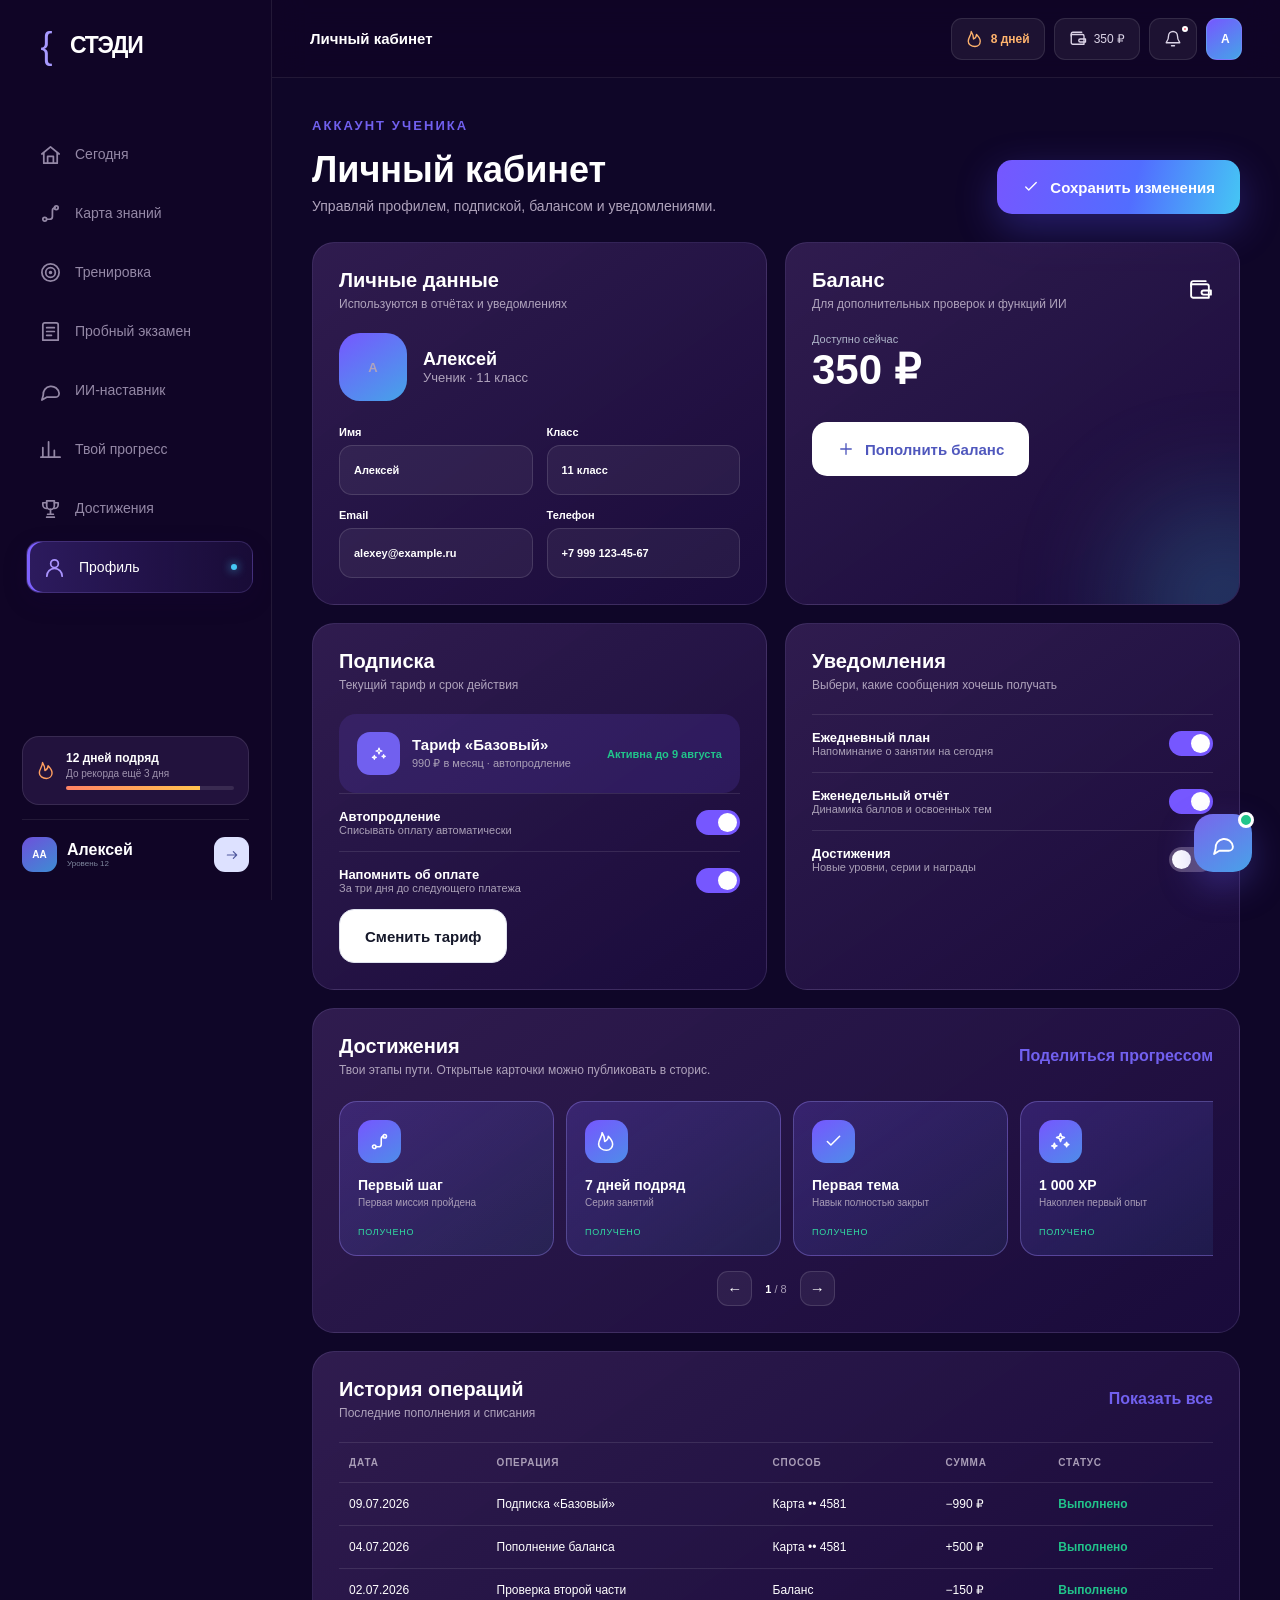
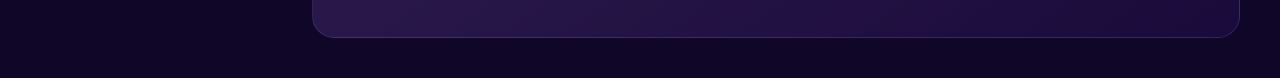
<file: profile.html>
<!DOCTYPE html>
<html lang="ru">
<head>
  <meta charset="UTF-8">
  <meta name="viewport" content="width=device-width,initial-scale=1">
  <meta name="description" content="Личный кабинет ученика Стэди">
  <title>Личный кабинет — Стэди</title>
  <link rel="stylesheet" href="styles.css"><link rel="stylesheet" href="steady.css">
</head>
<body class="steady-app-body">
<main class="student-app">
  <aside class="app-sidebar" aria-label="Навигация кабинета">
    <a class="steady-logo steady-logo--app" href="index.html"><span class="steady-logo__mark">{</span><span>СТЭДИ</span></a>
    <nav aria-label="Разделы кабинета">
      <a href="dashboard.html"><span class="sidebar-icon" data-icon="home"></span><span>Главная</span></a>
      <a href="map.html"><span class="sidebar-icon" data-icon="route"></span><span>Мой путь</span></a>
      <a href="lesson.html"><span class="sidebar-icon" data-icon="target"></span><span>Тренировка</span></a>
      <a href="diagnostic.html"><span class="sidebar-icon" data-icon="exam"></span><span>Пробный экзамен</span></a>
      <a href="lesson.html#mentor"><span class="sidebar-icon" data-icon="chat"></span><span>ИИ-наставник</span></a>
      <a href="progress.html"><span class="sidebar-icon" data-icon="chart"></span><span>Твой прогресс</span></a>
      <a href="profile.html#awards"><span class="sidebar-icon" data-icon="trophy"></span><span>Достижения</span></a>
    </nav>
    <div class="app-plan"><span data-icon="sparkles"></span><div><b>Базовый</b><small>24 дня осталось</small></div><span>›</span></div>
    <a class="app-profile" href="profile.html"><span>А</span><div><b>Алексей</b><small>Уровень 12</small></div><span>⌄</span></a>
  </aside>
  <section class="app-content">
    <header class="app-top"><div><a class="mobile-app-logo" href="index.html">{</a><span>Личный кабинет</span></div><div class="app-top__actions"><button type="button" class="streak"><span data-icon="flame"></span> 8 дней</button><button type="button" data-balance><span data-icon="wallet"></span><span data-balance-value>350 ₽</span></button><button type="button" data-notifications aria-label="Уведомления"><span data-icon="bell"></span><i></i></button><button type="button" class="top-avatar" data-profile-toggle aria-label="Открыть меню профиля">А</button></div></header>
    <div class="profile-page">
      <div class="profile-page__head"><div><span class="section-kicker">Аккаунт ученика</span><h1>Личный кабинет</h1><p>Управляй профилем, подпиской, балансом и уведомлениями.</p></div><button type="button" class="button button--primary" id="profile-save"><span data-icon="check"></span>Сохранить изменения</button></div>
      <div class="profile-grid">
        <section class="profile-card"><div class="profile-card__head"><div><h2>Личные данные</h2><p>Используются в отчётах и уведомлениях</p></div></div><div class="account-user"><span class="account-user__avatar">А</span><div><b data-profile-name>Алексей</b><span>Ученик · 11 класс</span></div></div><div class="profile-form" id="profile-form"><label>Имя<input type="text" name="name" value="Алексей" autocomplete="name"></label><label>Класс<input type="text" name="grade" value="11 класс"></label><label>Email<input type="email" name="email" value="alexey@example.ru" autocomplete="email"></label><label>Телефон<input type="tel" name="phone" value="+7 999 123-45-67" autocomplete="tel"></label></div></section>
        <section class="profile-card profile-balance"><div class="profile-card__head"><div><h2>Баланс</h2><p>Для дополнительных проверок и функций ИИ</p></div><span data-icon="wallet"></span></div><div class="profile-balance__sum"><span>Доступно сейчас</span><strong data-balance-value>350 ₽</strong></div><button type="button" class="button" data-open-balance><span data-icon="plus"></span>Пополнить баланс</button></section>
        <section class="profile-card" id="subscription"><div class="profile-card__head"><div><h2>Подписка</h2><p>Текущий тариф и срок действия</p></div></div><div class="subscription-box"><div><span data-icon="sparkles"></span><div><b>Тариф «Базовый»</b><small>990 ₽ в месяц · автопродление</small></div></div><span>Активна до 9 августа</span></div><div class="toggle-list"><div class="toggle-row"><div><b>Автопродление</b><span>Списывать оплату автоматически</span></div><button type="button" class="switch active" aria-pressed="true"><i></i></button></div><div class="toggle-row"><div><b>Напомнить об оплате</b><span>За три дня до следующего платежа</span></div><button type="button" class="switch active" aria-pressed="true"><i></i></button></div></div><a class="button button--secondary" href="pricing.html">Сменить тариф</a></section>
        <section class="profile-card" id="settings"><div class="profile-card__head"><div><h2>Уведомления</h2><p>Выбери, какие сообщения хочешь получать</p></div></div><div class="toggle-list"><div class="toggle-row"><div><b>Ежедневный план</b><span>Напоминание о занятии на сегодня</span></div><button type="button" class="switch active" aria-pressed="true"><i></i></button></div><div class="toggle-row"><div><b>Еженедельный отчёт</b><span>Динамика баллов и освоенных тем</span></div><button type="button" class="switch active" aria-pressed="true"><i></i></button></div><div class="toggle-row"><div><b>Достижения</b><span>Новые уровни, серии и награды</span></div><button type="button" class="switch" aria-pressed="false"><i></i></button></div></div></section>
        <section class="profile-card profile-card--wide achievements-card" id="awards"><div class="profile-card__head"><div><h2>Достижения</h2><p>Твои этапы пути. Открытые карточки можно публиковать в сторис.</p></div><button type="button" class="plain-link-button" data-share-achievement>Поделиться прогрессом</button></div><div class="achievement-scroll">
          <article class="unlocked"><span data-icon="route"></span><div><b>Первый шаг</b><small>Первая миссия пройдена</small></div><em>Получено</em></article>
          <article class="unlocked"><span data-icon="flame"></span><div><b>7 дней подряд</b><small>Серия занятий</small></div><em>Получено</em></article>
          <article class="unlocked"><span data-icon="check"></span><div><b>Первая тема</b><small>Навык полностью закрыт</small></div><em>Получено</em></article>
          <article class="unlocked"><span data-icon="sparkles"></span><div><b>1 000 XP</b><small>Накоплен первый опыт</small></div><em>Получено</em></article>
          <article><span data-icon="flame"></span><div><b>30 дней подряд</b><small>Ещё 18 дней</small></div><em>12 / 30</em></article>
          <article><span data-icon="target"></span><div><b>Прогноз 90+</b><small>До цели 17 баллов</small></div><em>73 / 90</em></article>
          <article><span data-icon="trophy"></span><div><b>Мини-босс побеждён</b><small>Закрой текущую тему</small></div><em>В процессе</em></article>
          <article><span data-icon="exam"></span><div><b>100 задач</b><small>Решено 68</small></div><em>68 / 100</em></article>
        </div></section>
        <section class="profile-card profile-card--wide"><div class="profile-card__head"><div><h2>История операций</h2><p>Последние пополнения и списания</p></div><button type="button" class="plain-link-button" id="transactions-load">Показать все</button></div><div style="overflow:auto"><table class="payment-table"><thead><tr><th>Дата</th><th>Операция</th><th>Способ</th><th>Сумма</th><th>Статус</th></tr></thead><tbody id="transactions-body"><tr><td>09.07.2026</td><td>Подписка «Базовый»</td><td>Карта •• 4581</td><td>−990 ₽</td><td class="payment-status">Выполнено</td></tr><tr><td>04.07.2026</td><td>Пополнение баланса</td><td>Карта •• 4581</td><td>+500 ₽</td><td class="payment-status">Выполнено</td></tr><tr><td>02.07.2026</td><td>Проверка второй части</td><td>Баланс</td><td>−150 ₽</td><td class="payment-status">Выполнено</td></tr></tbody></table></div></section>
      </div>
    </div>
  </section>
  <nav class="mobile-nav" aria-label="Мобильная навигация"><a href="dashboard.html"><span data-icon="home"></span><span>Главная</span></a><a href="progress.html"><span data-icon="chart"></span><span>Прогресс</span></a><a class="solve" href="lesson.html"><span data-icon="target"></span><em>Решать</em></a><a href="mentor.html"><span data-icon="chat"></span><span>Стэди</span></a><a class="active" href="profile.html"><span data-icon="user"></span><span>Профиль</span></a></nav>
</main>
<div class="toast" id="toast"></div>
<script src="config.js"></script><script src="api.js"></script><script src="app.js"></script>
</body>
</html>
</file>
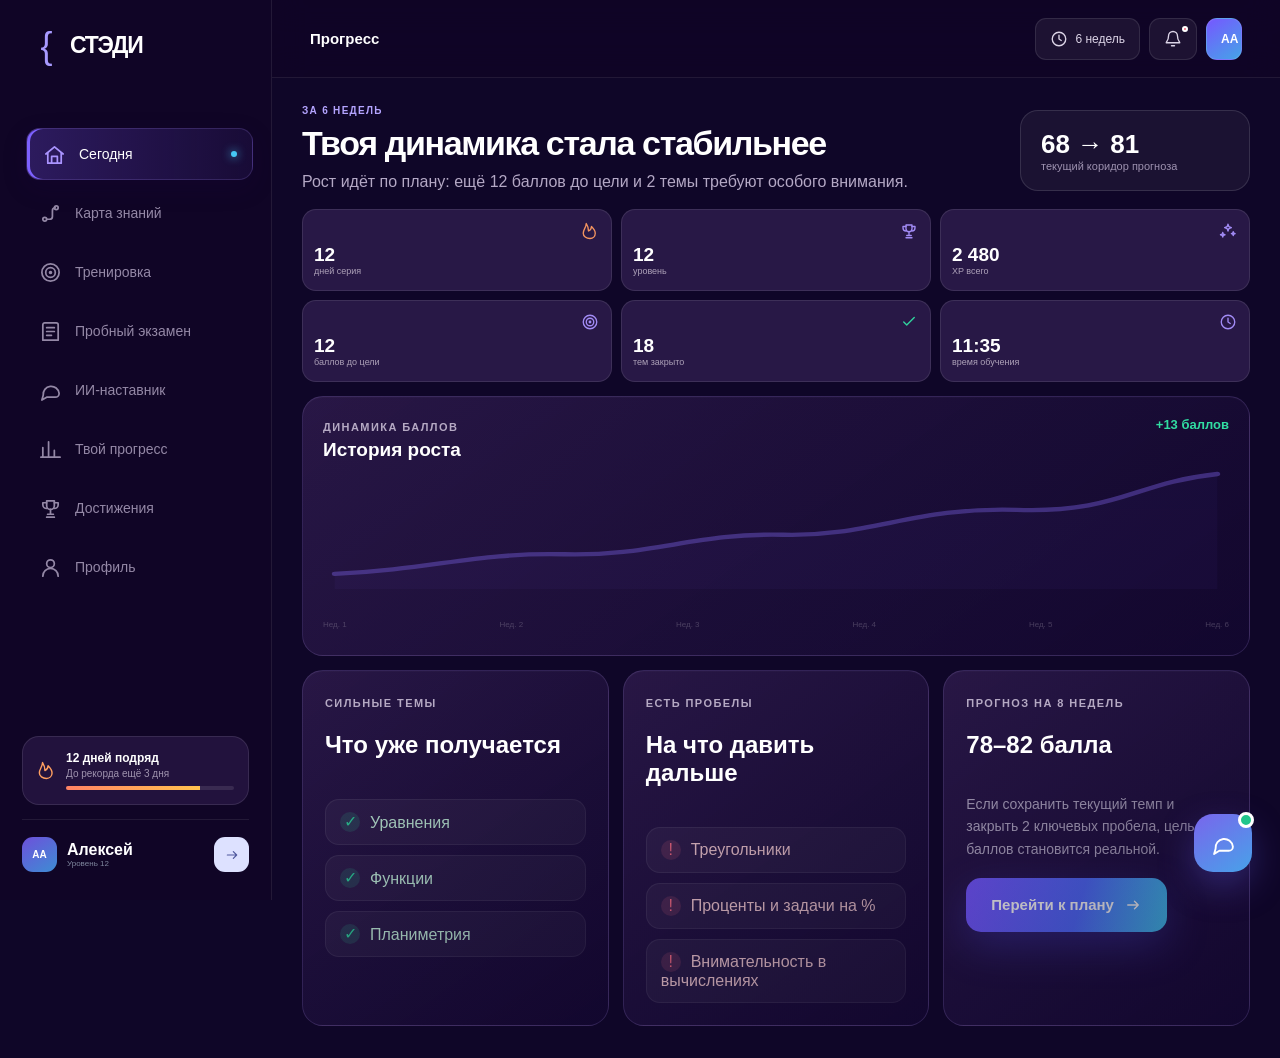
<file: progress.html>
<!DOCTYPE html>
<html lang="ru">
<head>
  <meta charset="UTF-8">
  <meta name="viewport" content="width=device-width, initial-scale=1">
  <meta name="theme-color" content="#1e0d47">
  <title>Прогресс — Стэди</title>
  <link rel="stylesheet" href="styles.css">
  <link rel="stylesheet" href="steady.css">
</head>
<body class="steady-app-body">
  <main class="student-app">
    <aside class="app-sidebar" aria-label="Навигация кабинета">
      <a class="steady-logo steady-logo--app" href="index.html"><span class="steady-logo__mark">{</span><span>СТЭДИ</span></a>
      <nav aria-label="Разделы кабинета">
        <a href="dashboard.html"><span class="sidebar-icon" data-icon="home"></span><span>Главная</span></a>
        <a class="active" href="progress.html"><span class="sidebar-icon" data-icon="chart"></span><span>Прогресс</span><i></i></a>
        <a href="map.html"><span class="sidebar-icon" data-icon="target"></span><span>Карта знаний</span></a>
        <a href="lesson.html"><span class="sidebar-icon" data-icon="exam"></span><span>Решать</span></a>
        <a href="profile.html#awards"><span class="sidebar-icon" data-icon="trophy"></span><span>Достижения</span></a>
      </nav>
      <div class="sidebar-quest">
        <span data-icon="flame"></span>
        <div><b>12 дней подряд</b><small>До рекорда ещё 3 дня</small><i><em></em></i></div>
      </div>
      <a class="app-profile" href="profile.html">
        <span>АА</span><div><b>Алексей</b><small>Уровень 12</small></div><span data-icon="arrow"></span>
      </a>
    </aside>
    <section class="app-content">
      <header class="app-top">
        <div><a class="mobile-app-logo" href="index.html">{</a><span>Прогресс</span></div>
        <div class="app-top__actions">
          <button type="button" data-toast="Можно переключить период позже"><span data-icon="clock"></span> 6 недель</button>
          <button type="button" data-notifications aria-label="Уведомления"><span data-icon="bell"></span><i></i></button>
          <button type="button" class="top-avatar" data-profile-toggle aria-label="Открыть меню профиля">АА</button>
        </div>
      </header>
      <div class="steady-dashboard progress-page">
        <div class="progress-page__head">
          <div><span class="dash-kicker">За 6 недель</span><h1>Твоя динамика стала стабильнее</h1><p>Рост идёт по плану: ещё 12 баллов до цели и 2 темы требуют особого внимания.</p></div>
          <div class="progress-pill"><b>68 → 81</b><small>текущий коридор прогноза</small></div>
        </div>
        <section class="dash-progress dash-progress--full">
          <div class="dash-progress__grid">
            <article><span data-icon="flame"></span><div><strong>12</strong><small>дней серия</small></div></article>
            <article><span data-icon="trophy"></span><div><strong>12</strong><small>уровень</small></div></article>
            <article><span data-icon="sparkles"></span><div><strong>2 480</strong><small>XP всего</small></div></article>
            <article><span data-icon="target"></span><div><strong>12</strong><small>баллов до цели</small></div></article>
            <article><span data-icon="check"></span><div><strong>18</strong><small>тем закрыто</small></div></article>
            <article><span data-icon="clock"></span><div><strong>11:35</strong><small>время обучения</small></div></article>
          </div>
        </section>
        <section class="dash-card dash-growth dash-growth--full">
          <div class="dash-card__head"><div><span class="dash-kicker">Динамика баллов</span><h2>История роста</h2></div><strong>+13 баллов</strong></div>
          <div class="dash-growth__chart dash-growth__chart--large">
            <svg viewBox="0 0 620 118" preserveAspectRatio="none" aria-label="Рост прогноза от 68 до 81 балла">
              <path class="area" d="M8 104 C75 100 105 84 165 86 S255 66 315 68 S405 42 475 45 S555 20 612 12 L612 118 L8 118Z"/>
              <path class="line" d="M8 104 C75 100 105 84 165 86 S255 66 315 68 S405 42 475 45 S555 20 612 12"/>
            </svg>
            <div><span>Нед. 1</span><span>Нед. 2</span><span>Нед. 3</span><span>Нед. 4</span><span>Нед. 5</span><span>Нед. 6</span></div>
          </div>
        </section>
        <div class="progress-panels">
          <section class="dash-card progress-list progress-list--good">
            <div class="dash-card__head"><div><span class="dash-kicker">Сильные темы</span><h2>Что уже получается</h2></div></div>
            <ul><li>Уравнения</li><li>Функции</li><li>Планиметрия</li></ul>
          </section>
          <section class="dash-card progress-list progress-list--warn">
            <div class="dash-card__head"><div><span class="dash-kicker">Есть пробелы</span><h2>На что давить дальше</h2></div></div>
            <ul><li>Треугольники</li><li>Проценты и задачи на %</li><li>Внимательность в вычислениях</li></ul>
          </section>
          <section class="dash-card progress-forecast-box">
            <div class="dash-card__head"><div><span class="dash-kicker">Прогноз на 8 недель</span><h2>78–82 балла</h2></div></div>
            <p>Если сохранить текущий темп и закрыть 2 ключевых пробела, цель 85 баллов становится реальной.</p>
            <a class="button button--primary" href="lesson.html">Перейти к плану <span data-icon="arrow"></span></a>
          </section>
        </div>
      </div>
    </section>
    <nav class="mobile-nav" aria-label="Мобильная навигация">
      <a href="dashboard.html"><span data-icon="home"></span><span>Главная</span></a>
      <a class="active" href="progress.html"><span data-icon="chart"></span><span>Прогресс</span></a>
      <a class="solve" href="lesson.html"><span data-icon="target"></span><em>Решать</em></a>
      <a href="mentor.html"><span data-icon="chat"></span><span>Стэди</span></a>
      <a href="profile.html"><span data-icon="user"></span><span>Профиль</span></a>
    </nav>
  </main>
  <div class="toast" id="toast" role="status" aria-live="polite"></div>
  <script src="config.js"></script><script src="api.js"></script>
  <script src="app.js"></script>
</body>
</html>
</file>
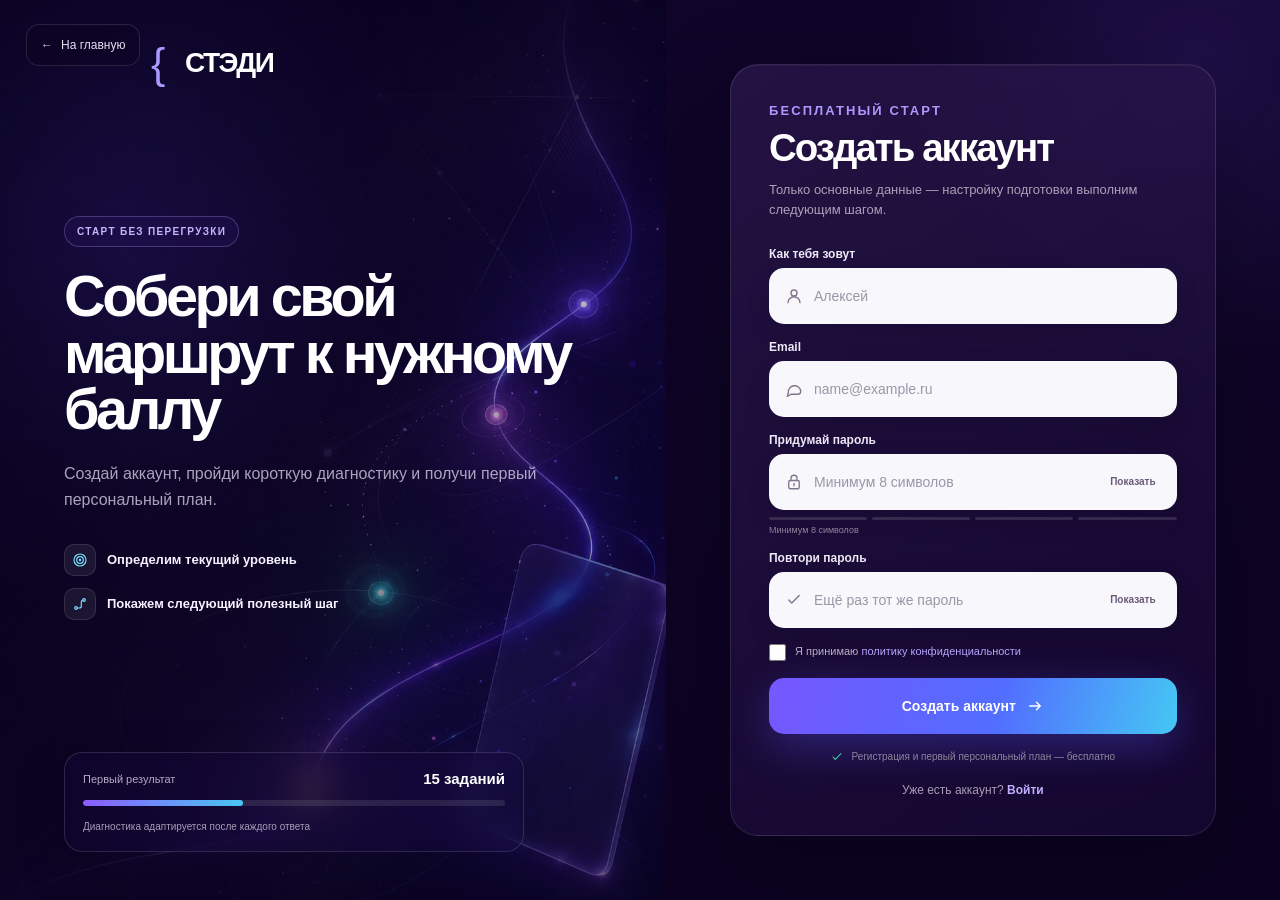
<file: register.html>
<!DOCTYPE html>
<html lang="ru">
<head>
  <meta charset="UTF-8">
  <meta name="viewport" content="width=device-width, initial-scale=1">
  <meta name="theme-color" content="#100526">
  <meta name="api-base-url" content="">
  <title>Регистрация — Стэди</title>
  <link rel="stylesheet" href="styles.css">
  <link rel="stylesheet" href="steady.css">
  <link rel="stylesheet" href="fixes.css">
</head>
<body class="steady-auth-body">
  <main class="auth-page auth-page--register">
    <a class="auth-back" href="index.html"><span aria-hidden="true">←</span> На главную</a>

    <section class="auth-brand" aria-label="О Стэди">
      <a class="steady-logo auth-logo" href="index.html" aria-label="Стэди — главная"><span class="steady-logo__mark">{</span><span>СТЭДИ</span></a>
      <div class="auth-brand__content">
        <span class="auth-eyebrow">Старт без перегрузки</span>
        <h1>Собери свой маршрут к нужному баллу</h1>
        <p>Создай аккаунт, пройди короткую диагностику и получи первый персональный план.</p>
        <div class="auth-benefits" aria-label="Что будет после регистрации">
          <span><i data-icon="target"></i><b>Определим текущий уровень</b></span>
          <span><i data-icon="route"></i><b>Покажем следующий полезный шаг</b></span>
        </div>
      </div>
      <div class="auth-mini-card" aria-hidden="true">
        <div><span>Первый результат</span><b>15 заданий</b></div>
        <i><em style="width:38%"></em></i>
        <small>Диагностика адаптируется после каждого ответа</small>
      </div>
    </section>

    <section class="auth-form-wrap">
      <div class="auth-panel">
        <a class="steady-logo auth-mobile-logo" href="index.html" aria-label="Стэди — главная"><span class="steady-logo__mark">{</span><span>СТЭДИ</span></a>
        <header class="auth-panel__head">
          <span class="section-kicker">Бесплатный старт</span>
          <h2>Создать аккаунт</h2>
          <p>Только основные данные — настройку подготовки выполним следующим шагом.</p>
        </header>

        <form class="auth-form auth-form--modern" data-auth="register" novalidate>
          <div class="auth-field" data-field="name">
            <label for="register-name">Как тебя зовут</label>
            <div class="auth-input"><span data-icon="user"></span><input id="register-name" type="text" required name="name" minlength="2" maxlength="50" placeholder="Алексей" autocomplete="name"></div>
            <span class="field-error" aria-live="polite"></span>
          </div>

          <div class="auth-field" data-field="email">
            <label for="register-email">Email</label>
            <div class="auth-input"><span data-icon="chat"></span><input id="register-email" required type="email" name="email" placeholder="name@example.ru" autocomplete="email" inputmode="email"></div>
            <span class="field-error" aria-live="polite"></span>
          </div>

          <div class="auth-field" data-field="password">
            <label for="register-password">Придумай пароль</label>
            <div class="auth-input"><span data-icon="lock"></span><input id="register-password" required type="password" name="password" minlength="8" placeholder="Минимум 8 символов" autocomplete="new-password"><button class="password-toggle" type="button" data-password-toggle aria-label="Показать пароль">Показать</button></div>
            <div class="password-strength" data-password-strength aria-label="Надёжность пароля"><i></i><i></i><i></i><i></i><span>Минимум 8 символов</span></div>
            <span class="field-error" aria-live="polite"></span>
          </div>

          <div class="auth-field" data-field="confirm_password">
            <label for="register-password-confirm">Повтори пароль</label>
            <div class="auth-input"><span data-icon="check"></span><input id="register-password-confirm" required type="password" name="confirm_password" minlength="8" placeholder="Ещё раз тот же пароль" autocomplete="new-password"><button class="password-toggle" type="button" data-password-toggle aria-label="Показать пароль">Показать</button></div>
            <span class="field-error" aria-live="polite"></span>
          </div>

          <div class="auth-field auth-field--terms" data-field="terms">
            <label class="checkbox auth-checkbox"><input type="checkbox" name="terms" value="1" required><span>Я принимаю <a href="privacy.html">политику конфиденциальности</a></span></label>
            <span class="field-error" aria-live="polite"></span>
          </div>

          <div class="form-message" data-form-status role="alert" aria-live="polite"></div>
          <button class="button button--primary auth-submit" type="submit">Создать аккаунт <span data-icon="arrow"></span></button>
          <p class="auth-security"><span data-icon="check"></span> Регистрация и первый персональный план — бесплатно</p>
          <p class="form-bottom">Уже есть аккаунт? <a href="login.html">Войти</a></p>
        </form>
      </div>
    </section>
  </main>
  <div class="toast" id="toast" role="status" aria-live="polite"></div>
  <script src="config.js"></script><script src="api.js"></script><script src="app.js"></script>
</body>
</html>
</file>
<file: styles.css>
:root{--bg:#f4f6fb;--surface:#fff;--text:#15182a;--muted:#6f7488;--dark:#0d1124;--dark2:#171c36;--primary:#7160ef;--blue:#4d82f7;--cyan:#41cae8;--green:#21c58b;--yellow:#efb94d;--red:#ee6279;--border:#e7e9f1;--shadow:0 18px 60px rgba(31,37,74,.09)}
*{box-sizing:border-box}html{scroll-behavior:smooth}body{margin:0;background:var(--bg);color:var(--text);font-family:"Onest","Manrope","Segoe UI",Arial,sans-serif;-webkit-font-smoothing:antialiased}button,input{font:inherit}button,a{color:inherit}button{cursor:pointer}a{text-decoration:none}svg{stroke-width:1.9}.container{width:min(1180px,calc(100% - 48px));margin:auto}.button{min-height:52px;padding:0 24px;border-radius:15px;border:0;display:inline-flex;align-items:center;justify-content:center;gap:10px;font-weight:700;transition:.25s ease;white-space:nowrap}.button:hover{transform:translateY(-2px)}.button:disabled{opacity:.45;pointer-events:none}.button--primary{color:#fff;background:linear-gradient(135deg,#8069f4,#557ef4 55%,#41c1e0);box-shadow:0 12px 30px rgba(103,96,237,.3)}.button--secondary{background:#fff;border:1px solid #dfe2ed;color:var(--text);box-shadow:none}.button--ghost{background:rgba(255,255,255,.08);border:1px solid rgba(255,255,255,.16);color:#fff;backdrop-filter:blur(10px)}.button--dark{background:var(--dark);color:#fff}.section{padding:112px 0}.section-kicker{display:block;text-transform:uppercase;letter-spacing:.16em;font-size:12px;font-weight:800;color:var(--primary);margin-bottom:16px}.section-kicker--light{color:#9e97ff}.section-heading{display:flex;justify-content:space-between;align-items:flex-end;gap:80px;margin-bottom:50px}.section-heading h2,.center-heading h2,.product-copy h2,.map-copy h2,.parents-copy h2,.faq-grid h2{font-size:clamp(36px,4vw,54px);line-height:1.05;letter-spacing:-.045em;margin:0;font-weight:780}.section-heading h2 span,.product-copy h2 span,.map-copy h2 span,.parents-copy h2 span,.pricing-page h1 span{color:var(--primary)}.section-heading>p{max-width:440px;color:var(--muted);font-size:18px;line-height:1.65;margin:0}.center-heading{text-align:center;max-width:780px;margin:0 auto 52px}.center-heading p{max-width:620px;margin:20px auto 0;color:var(--muted);font-size:18px;line-height:1.65}

/* Logo and marketing header */
.logo{border:0;background:none;display:flex;align-items:center;gap:10px;font-size:22px;font-weight:820;letter-spacing:-.04em;padding:0}.logo>span:last-child span{color:var(--primary)}.logo__mark{width:40px;height:40px;border-radius:13px;display:grid;place-items:center;color:#fff;background:linear-gradient(145deg,#7966f0,#45a7ee);box-shadow:0 8px 24px rgba(104,91,235,.28)}.logo--inverse{color:#fff}.logo--inverse>span:last-child span{color:#9d96ff}.site-header{height:88px;position:relative;z-index:20}.site-header__inner{height:100%;display:flex;align-items:center;justify-content:space-between}.site-header nav{display:flex;gap:32px;align-items:center;color:#c9ccda;font-size:14px}.site-header nav button{border:0;background:none;padding:0}.site-header nav a:hover,.site-header nav button:hover{color:#fff}.site-header__actions{display:flex;align-items:center;gap:12px}.site-header .button{min-height:44px;padding:0 18px;border-radius:13px;font-size:14px}.header-login{border:0;background:none;color:#fff;padding:12px 15px;font-weight:650}.menu-button{display:none;background:none;border:0;color:white}

/* Hero */
.hero{min-height:810px;background:radial-gradient(circle at 75% 30%,#202856 0,transparent 37%),linear-gradient(145deg,#0b0f21,#111633 65%,#0c1227);color:#fff;position:relative;overflow:hidden}.hero:after{content:"";position:absolute;inset:0;background-image:linear-gradient(rgba(255,255,255,.018) 1px,transparent 1px),linear-gradient(90deg,rgba(255,255,255,.018) 1px,transparent 1px);background-size:46px 46px;mask-image:linear-gradient(to bottom,black,transparent 75%);pointer-events:none}.hero__orb{position:absolute;border-radius:50%;filter:blur(80px);opacity:.35}.hero__orb--one{width:340px;height:340px;background:#7257ff;right:-100px;top:80px}.hero__orb--two{width:280px;height:280px;background:#26bfea;left:-160px;bottom:40px}.hero__grid{display:grid;grid-template-columns:1fr 1fr;gap:70px;align-items:center;min-height:625px;position:relative;z-index:2}.hero__content{padding-bottom:35px}.eyebrow{display:inline-flex;align-items:center;gap:8px;color:#d7d9e8;background:rgba(255,255,255,.07);border:1px solid rgba(255,255,255,.1);border-radius:100px;padding:9px 14px;font-size:13px;margin-bottom:26px}.eyebrow svg{color:#9f94ff}.hero h1{font-size:clamp(50px,5vw,74px);line-height:.99;letter-spacing:-.058em;margin:0 0 24px;font-weight:800}.hero h1 span{background:linear-gradient(90deg,#a497ff,#62d0eb);-webkit-background-clip:text;color:transparent}.hero__content>p{font-size:19px;line-height:1.6;color:#bdc1d4;max-width:590px;margin:0}.hero__buttons{display:flex;gap:12px;margin:32px 0 22px}.hero__note{font-size:13px;color:#9ca2b8;display:flex;align-items:center;gap:9px}.hero__note svg{color:var(--green)}.hero__note span{width:3px;height:3px;background:#666c81;border-radius:50%}.hero-product{height:510px;border-radius:28px;background:linear-gradient(155deg,rgba(31,38,79,.84),rgba(16,21,45,.96));border:1px solid rgba(255,255,255,.12);box-shadow:0 35px 100px rgba(0,0,0,.35);position:relative;overflow:hidden;backdrop-filter:blur(16px)}.hero-product__top{height:57px;border-bottom:1px solid rgba(255,255,255,.08);display:flex;align-items:center;justify-content:space-between;padding:0 20px;color:#c7cad9;font-size:11px}.hero-product__top div{display:flex;align-items:center;gap:8px}.hero-product__top>span{color:#7f859d}.online-dot{width:7px;height:7px;border-radius:50%;background:var(--green);box-shadow:0 0 0 4px rgba(33,197,139,.1)}.ai-toast{position:absolute;left:24px;right:24px;bottom:19px;background:rgba(255,255,255,.1);border:1px solid rgba(255,255,255,.12);backdrop-filter:blur(16px);padding:13px;border-radius:17px;display:flex;align-items:center;gap:12px}.ai-toast>span{width:38px;height:38px;border-radius:12px;display:grid;place-items:center;background:linear-gradient(145deg,#7967f0,#4a9ae9)}.ai-toast div{flex:1}.ai-toast b{font-size:12px}.ai-toast p{margin:3px 0 0;color:#b7bacc;font-size:10px}.score-pill{position:absolute;right:13px;top:73px;background:#fff;color:var(--text);padding:12px 14px;border-radius:15px;box-shadow:0 12px 35px rgba(0,0,0,.25);display:grid;z-index:4}.score-pill small{font-size:9px;color:var(--muted)}.score-pill strong{font-size:16px;display:flex;align-items:center;gap:5px}.score-pill span{font-size:9px;color:var(--green);font-weight:700}.trust-row{height:95px;position:relative;z-index:2;border-top:1px solid rgba(255,255,255,.08);display:flex;align-items:center;justify-content:space-between;color:#9fa4b9;font-size:13px}.trust-row>span{text-transform:uppercase;letter-spacing:.11em;font-size:10px;color:#6f758d}.trust-row div{display:flex;align-items:center;gap:8px}.trust-row svg{width:17px;color:#8d86ff}

/* Knowledge graphic */
.knowledge{height:100%;position:relative;overflow:hidden}.knowledge__glow{position:absolute;border-radius:50%;filter:blur(42px);opacity:.22}.knowledge__glow--one{background:#6f56ff;width:230px;height:230px;left:20%;top:15%}.knowledge__glow--two{background:#31b8df;width:190px;height:190px;right:5%;bottom:10%}.knowledge__lines{position:absolute;inset:0;width:100%;height:100%;overflow:visible}.knowledge__lines path{fill:none;stroke:rgba(158,151,255,.32);stroke-width:.35;stroke-dasharray:1.3 1.3}.knowledge-node{position:absolute;transform:translate(-50%,-50%);border-radius:50%;border:1px solid rgba(255,255,255,.17);display:flex;flex-direction:column;align-items:center;justify-content:center;color:#fff;z-index:2;transition:.25s;box-shadow:inset 0 0 25px rgba(255,255,255,.05)}.knowledge-node:hover,.knowledge-node.is-active{transform:translate(-50%,-50%) scale(1.1);z-index:3}.knowledge-node b{font-size:18px}.knowledge-node span{font-size:9px;margin-top:2px;max-width:80%;overflow:hidden;text-overflow:ellipsis}.knowledge-node--green{background:radial-gradient(circle at 40% 30%,rgba(47,225,160,.4),rgba(31,100,83,.6));box-shadow:0 0 30px rgba(33,197,139,.18)}.knowledge-node--yellow{background:radial-gradient(circle at 40% 30%,rgba(255,208,84,.4),rgba(113,81,25,.6));box-shadow:0 0 30px rgba(239,185,77,.18)}.knowledge-node--red{background:radial-gradient(circle at 40% 30%,rgba(250,105,130,.5),rgba(109,42,65,.65));box-shadow:0 0 35px rgba(238,98,121,.25)}.knowledge__tag{position:absolute;left:11%;bottom:14%;z-index:4;display:flex;align-items:center;gap:6px;background:#6f5de8;color:white;border-radius:100px;padding:7px 11px;font-size:9px;font-weight:700}.knowledge--compact .knowledge-node b{font-size:14px}.knowledge--compact .knowledge-node span{font-size:7px}.knowledge--compact .knowledge__tag{bottom:18%}

/* Marketing sections */
.section--light{background:#f7f8fc}.bento{display:grid;grid-template-columns:1.1fr .9fr;gap:20px}.bento-card{min-height:300px;padding:34px;border-radius:27px;background:#fff;border:1px solid var(--border);position:relative;overflow:hidden}.bento-card--large{grid-row:span 2;min-height:620px}.purple-card{background:linear-gradient(155deg,#6554dc,#3d4caf);color:#fff;border:0}.card-number{position:absolute;right:25px;top:25px;font-size:12px;color:#9297aa;font-weight:700}.purple-card .card-number{color:#bdb8f4}.feature-icon{width:50px;height:50px;border-radius:16px;display:grid;place-items:center;background:rgba(255,255,255,.13);margin-bottom:52px}.feature-icon.blue{background:#eef3ff;color:#507df1;margin-bottom:30px}.feature-icon.green{background:#e9faf4;color:#21b983;margin-bottom:30px}.bento-card h3{font-size:29px;line-height:1.14;letter-spacing:-.035em;margin:0 0 14px}.bento-card p{margin:0;color:var(--muted);line-height:1.65}.purple-card p{color:#d7d6f5;max-width:430px}.reason-demo{margin-top:55px;display:grid;gap:12px}.reason-demo>div{padding:18px;border-radius:17px;display:flex;gap:12px;align-items:center;font-size:14px}.reason-demo__wrong{background:rgba(22,19,65,.38);border:1px solid rgba(255,255,255,.11)}.reason-demo__right{background:#fff;color:#252746}.reason-demo__wrong svg{color:#ff91a4}.reason-demo__right svg{color:var(--green)}.mini-route{display:flex;align-items:center;margin-top:35px}.mini-route span{width:38px;height:38px;border-radius:50%;display:grid;place-items:center;background:#f1f3f8;color:#858a9a;font-size:12px;font-weight:700}.mini-route i{height:3px;background:#e4e7ef;flex:1}.mini-route span.done,.mini-route span.active{background:var(--primary);color:#fff}.mini-route span svg{width:16px}.score-chart{margin-top:22px;display:flex;align-items:flex-end;gap:8px}.score-chart>div{display:grid}.score-chart small{font-size:10px;color:var(--muted)}.score-chart strong{font-size:27px}.score-chart svg{flex:1;height:60px}.score-chart svg path{fill:none;stroke:#42bb91;stroke-width:4;stroke-linecap:round}.product-section{background:#fff}.product-grid{display:grid;grid-template-columns:.78fr 1.22fr;gap:70px;align-items:center}.product-copy>p,.map-copy>p,.parents-copy>p{color:var(--muted);font-size:17px;line-height:1.7;margin:25px 0}.product-copy ul,.parents-copy ul{list-style:none;padding:0;margin:28px 0 32px;display:grid;gap:14px}.product-copy li,.parents-copy li{display:flex;align-items:center;gap:10px;font-size:14px}.product-copy li svg{width:20px;height:20px;padding:4px;border-radius:50%;background:#eaf9f4;color:var(--green)}.dash-preview{height:480px;border-radius:27px;background:#f2f4f9;border:1px solid #e5e8f0;display:flex;overflow:hidden;box-shadow:var(--shadow);transform:perspective(1000px) rotateY(-2deg)}.dash-preview__side{width:76px;background:#13182f;padding:22px 14px;display:flex;flex-direction:column;justify-content:space-between;align-items:center}.dash-preview__side .logo>span:last-child{display:none}.dash-preview__side .logo__mark{width:38px;height:38px}.dash-preview__side>div{display:grid;gap:17px}.dash-preview__side>div span,.dash-preview__side>span{width:38px;height:38px;border-radius:11px;display:grid;place-items:center;color:#7f859c}.dash-preview__side span.active{background:#6f5de8;color:white}.dash-preview__side svg{width:17px}.dash-preview__main{flex:1;padding:25px}.dash-preview__head{display:flex;justify-content:space-between;align-items:center}.dash-preview__head>div:first-child{display:grid}.dash-preview__head small{color:var(--muted);font-size:9px}.dash-preview__head b{font-size:17px}.dash-preview__head>div:last-child{display:flex;align-items:center;gap:10px}.dash-preview__head>div:last-child>span:first-child{font-size:9px;background:white;padding:8px;border-radius:10px;display:flex;align-items:center;gap:5px}.dash-preview__head svg{width:13px;color:#f1844d}.mini-avatar{width:30px;height:30px;background:#dfe3ff;color:#4b53a4;display:grid;place-items:center;border-radius:10px;font-size:10px}.today-card{margin-top:22px;background:linear-gradient(145deg,#6655db,#4f61c2);color:white;border-radius:20px;padding:23px;display:flex;justify-content:space-between;min-height:190px}.today-card>div{max-width:330px}.today-card span{font-size:9px;color:#cbc9f3}.today-card h4{font-size:21px;margin:17px 0 7px}.today-card p{font-size:10px;color:#d3d1ef}.today-card button{width:50px;height:50px;border-radius:50%;border:0;background:white;color:#6257d7;align-self:center}.today-progress{height:6px;background:rgba(255,255,255,.15);border-radius:10px;margin-top:25px;position:relative}.today-progress i{display:block;width:43%;height:100%;background:white;border-radius:10px}.today-progress span{position:absolute;right:0;top:10px}.dash-mini-grid{display:grid;grid-template-columns:repeat(3,1fr);gap:10px;margin-top:12px}.dash-mini-grid>div{padding:14px;background:white;border-radius:14px;display:grid}.dash-mini-grid span,.dash-mini-grid small{font-size:8px;color:var(--muted)}.dash-mini-grid strong{font-size:15px;display:flex;align-items:center;gap:4px;margin:6px 0}.dash-mini-grid strong svg{width:12px;color:var(--green)}.error-section{background:#f5f6fa}.solver-preview{border-radius:28px;background:white;box-shadow:var(--shadow);overflow:hidden;display:grid;grid-template-columns:1.2fr .8fr;min-height:520px;border:1px solid var(--border)}.solver-preview__task{padding:45px 50px}.solver-preview__task>span{font-size:12px;color:var(--primary);font-weight:700}.solver-preview__task h3{font-size:21px;line-height:1.5;max-width:620px}.geometry{height:260px;position:relative}.triangle{position:absolute;left:14%;top:20%;width:310px;height:190px;clip-path:polygon(0 100%,45% 0,100% 100%);background:linear-gradient(160deg,rgba(109,94,232,.05),rgba(78,130,246,.15));border-bottom:3px solid #6866d9}.triangle:before,.triangle:after{content:"";position:absolute;height:3px;background:#6866d9;transform-origin:left}.triangle:before{width:211px;left:0;bottom:0;transform:rotate(-62deg)}.triangle:after{width:240px;left:140px;top:0;transform:rotate(52deg)}.geometry span{position:absolute;font-weight:700;font-size:12px}.point-a{left:42%;top:15%}.point-b{left:12%;bottom:9%}.point-c{left:75%;bottom:9%}.point-d{left:28%;bottom:9%}.point-e{left:59%;bottom:9%}.fake-answer{height:66px;border:1px solid #f0b9c3;background:#fff7f8;border-radius:15px;display:flex;align-items:center;padding:0 18px;max-width:300px}.fake-answer span{font-size:11px;color:var(--muted);flex:1}.fake-answer b{font-size:18px}.fake-answer svg{margin-left:15px;color:var(--red);width:18px}.solver-preview__ai{background:#f1f2f8;padding:36px 30px}.ai-head{display:flex;align-items:center;gap:12px}.ai-head>span{width:43px;height:43px;border-radius:14px;background:linear-gradient(145deg,#7863ed,#4e91ec);color:white;display:grid;place-items:center}.ai-head>div{display:grid}.ai-head small{font-size:10px;color:var(--muted)}.ai-head small i{display:inline-block;width:6px;height:6px;border-radius:50%;background:var(--green);margin-right:5px}.chat-bubble,.chat-question{margin-top:28px;background:white;padding:18px;border-radius:5px 18px 18px 18px;line-height:1.6;font-size:14px}.chat-question{margin-top:10px}.quick-actions{display:flex;gap:7px;flex-wrap:wrap;margin-top:18px}.quick-actions button{border:1px solid #dfe2ec;background:transparent;border-radius:100px;padding:9px 12px;color:#61677d;font-size:10px}.map-section{background:radial-gradient(circle at 75% 45%,#202856,transparent 35%),var(--dark);color:white;overflow:hidden}.map-grid{display:grid;grid-template-columns:.75fr 1.25fr;align-items:center;gap:40px}.map-copy h2 span{color:#9f95ff}.map-copy>p{color:#aeb2c7}.map-stat{display:flex;align-items:center;gap:18px;margin:28px 0}.map-stat strong{font-size:40px;color:#7cd6e8}.map-stat span{color:#aeb2c7;font-size:13px;line-height:1.5}.map-visual-wrap{height:600px}.map-visual-wrap .knowledge-node{cursor:default}.parents-section{background:white}.parents-grid{display:grid;grid-template-columns:1fr 1fr;gap:90px;align-items:center}.parent-card{padding:28px;background:#f6f7fb;border-radius:27px;border:1px solid var(--border);box-shadow:var(--shadow)}.parent-card__top{display:flex;justify-content:space-between;align-items:center}.parent-card__top>div{display:flex;align-items:center;gap:12px}.avatar{width:40px;height:40px;border-radius:13px;background:#dfe2ff;display:grid;place-items:center;color:#5961b0;font-weight:800}.parent-card__top>div>div{display:grid}.parent-card__top small{font-size:10px;color:var(--muted)}.week{display:flex;align-items:center;gap:6px;font-size:10px;color:var(--muted)}.week svg{width:14px}.parent-score{display:flex;justify-content:space-between;align-items:center;background:white;border-radius:20px;padding:22px;margin:20px 0}.parent-score>div:first-child{display:grid}.parent-score small{font-size:10px;color:var(--muted)}.parent-score strong{font-size:28px;display:flex;align-items:center;gap:7px}.parent-score strong svg{width:17px}.parent-score>div:first-child span{font-size:10px;color:var(--green)}.ring{width:78px;height:78px;border-radius:50%;border:7px solid #69d2ad;border-left-color:#e5e9ef;display:flex;flex-direction:column;align-items:center;justify-content:center}.ring b{font-size:15px}.ring small{font-size:8px}.parent-message{display:flex;gap:13px;padding:18px;background:#eeecff;border-radius:17px;color:#4c4a79}.parent-message svg{color:var(--primary);flex:0 0 auto}.parent-message div{display:grid}.parent-message p{font-size:11px;line-height:1.55;margin:5px 0}.parents-copy li svg{color:var(--green);width:19px}.pricing-section{background:#f5f6fa}.billing-switch{display:flex;width:max-content;margin:0 auto 30px;background:#e9ebf3;padding:4px;border-radius:14px}.billing-switch button{border:0;background:none;padding:10px 17px;border-radius:11px;color:var(--muted);font-size:12px}.billing-switch button.active{background:white;color:var(--text);box-shadow:0 4px 15px rgba(40,45,80,.08)}.billing-switch span{color:var(--green);font-weight:700}.pricing-grid{display:grid;grid-template-columns:repeat(3,1fr);gap:18px;align-items:stretch}.price-card{background:white;border:1px solid var(--border);border-radius:25px;padding:29px;display:flex;flex-direction:column;position:relative}.price-card--featured{background:var(--dark);color:white;transform:translateY(-8px);border:1px solid #645bd1;box-shadow:0 22px 60px rgba(30,28,80,.19)}.popular{position:absolute;right:18px;top:18px;background:#7565e9;padding:7px 10px;border-radius:100px;font-size:9px;font-weight:700}.price-icon{width:43px;height:43px;display:grid;place-items:center;background:#efedff;color:var(--primary);border-radius:14px}.price-card--featured .price-icon{background:rgba(255,255,255,.1);color:#a59cff}.price-card h3{font-size:24px;margin:18px 0 4px}.price-card p{font-size:12px;color:var(--muted);margin:0}.price-card--featured p{color:#9da1b6}.price{display:flex;align-items:flex-end;gap:8px;margin:30px 0 22px}.price strong{font-size:34px;letter-spacing:-.04em}.price span{font-size:11px;color:var(--muted);padding-bottom:6px}.price-card ul{list-style:none;padding:20px 0;margin:0 0 24px;border-top:1px solid var(--border);display:grid;gap:13px;flex:1}.price-card--featured ul{border-color:rgba(255,255,255,.1)}.price-card li{display:flex;gap:9px;align-items:center;font-size:12px}.price-card li svg{width:17px;color:var(--green)}.faq-section{background:white}.faq-grid{display:grid;grid-template-columns:.65fr 1.35fr;gap:90px}.faq-grid>div:first-child>p{color:var(--muted);line-height:1.65;max-width:350px}.faq-grid>div:first-child>a{display:inline-flex;align-items:center;gap:9px;color:var(--primary);font-weight:700;margin-top:14px}.faq-grid>div:first-child>a svg{width:17px}.faq-list{border-top:1px solid var(--border)}.faq-item{width:100%;background:none;border:0;border-bottom:1px solid var(--border);padding:23px 0;text-align:left}.faq-item>span{display:flex;align-items:center;justify-content:space-between}.faq-item b{font-size:16px}.faq-item i{width:34px;height:34px;border-radius:50%;display:grid;place-items:center;background:#f1f2f7;color:var(--primary)}.faq-item i svg{width:16px}.faq-item p{max-height:0;overflow:hidden;margin:0;color:var(--muted);line-height:1.6;transition:.3s}.faq-item.is-open p{max-height:100px;margin-top:13px}.cta-section{background:white;padding:0 0 100px}.cta-box{min-height:320px;border-radius:32px;background:radial-gradient(circle at 70% 20%,#292d62,transparent 33%),var(--dark);color:white;padding:55px 60px;display:flex;align-items:center;justify-content:space-between;gap:50px;overflow:hidden;position:relative}.cta-box h2{font-size:40px;max-width:740px;line-height:1.1;letter-spacing:-.04em;margin:0}.cta-box p{color:#aeb2c7;font-size:13px}.cta-box>div:not(.cta-glow),.cta-box>.button{position:relative;z-index:2}.cta-glow{position:absolute;width:300px;height:300px;background:#6955e9;filter:blur(90px);right:-120px;bottom:-150px}.landing footer{background:#f5f6fa;padding:70px 0 30px}.footer-grid{display:grid;grid-template-columns:1.4fr repeat(3,1fr);gap:60px}.footer-grid>div{display:flex;flex-direction:column;align-items:flex-start;gap:11px}.footer-grid>div:first-child p{color:var(--muted);font-size:12px;max-width:220px;line-height:1.6}.footer-grid b{font-size:12px;margin-bottom:5px}.footer-grid a,.footer-grid button,.footer-grid span{font-size:11px;color:var(--muted);border:0;background:none;padding:0;text-align:left}.footer-bottom{border-top:1px solid #dfe2ea;margin-top:50px;padding-top:25px;display:flex;justify-content:space-between;color:#9498a8;font-size:9px}

/* Auth */
.auth-page{min-height:100vh;display:grid;grid-template-columns:1fr 1fr;position:relative;background:white}.auth-back{position:absolute;left:24px;top:22px;z-index:3;border:0;background:rgba(255,255,255,.08);color:#dddff0;padding:10px 13px;border-radius:12px;display:flex;align-items:center;gap:8px;font-size:12px}.auth-back svg{width:16px}.auth-brand{background:radial-gradient(circle at 60% 40%,#232b61,transparent 40%),var(--dark);color:white;padding:48px 70px;display:flex;flex-direction:column;justify-content:space-between;overflow:hidden}.auth-brand>div:nth-child(2){max-width:560px;margin-top:80px}.auth-brand h1{font-size:48px;line-height:1.04;letter-spacing:-.045em;margin:0}.auth-brand p{color:#aeb2c6;font-size:16px;line-height:1.65}.auth-quote{display:flex;align-items:center;gap:13px;margin-top:32px}.auth-quote>svg{color:#a69cff}.auth-quote>div{display:grid}.auth-quote span{font-size:11px;color:#8e93aa;margin-top:3px}.auth-brand .knowledge{height:290px;margin:0 -20px -70px}.auth-form-wrap{display:grid;place-items:center;padding:50px}.auth-form{width:min(420px,100%);display:flex;flex-direction:column;gap:17px}.auth-form h2{font-size:34px;letter-spacing:-.04em;margin:0}.auth-form>div:first-child>p{margin:7px 0 18px;color:var(--muted)}.auth-form label{display:grid;gap:8px;font-size:12px;font-weight:700}.auth-form input{width:100%;height:52px;border:1px solid #dfe2ec;border-radius:14px;padding:0 16px;outline:0;background:#fafbfc}.auth-form input:focus{border-color:var(--primary);box-shadow:0 0 0 3px rgba(113,96,239,.1)}.input-password{position:relative}.input-password svg{position:absolute;right:15px;top:16px;width:18px;color:#9ba0b1}.form-row{display:flex;justify-content:space-between;align-items:center}.form-row>button,.form-bottom button{border:0;background:none;color:var(--primary);font-size:11px}.checkbox{display:flex!important;align-items:center;grid-template-columns:auto 1fr!important;font-weight:500!important;color:var(--muted)}.checkbox input{width:16px;height:16px}.auth-divider{height:1px;background:#e5e8ef;position:relative;margin:5px 0}.auth-divider span{position:absolute;left:50%;top:50%;transform:translate(-50%,-50%);background:white;padding:0 10px;color:#9aa0b1;font-size:10px}.yandex{width:24px;height:24px;border-radius:50%;display:grid;place-items:center;background:#fc3f1d;color:#fff;font-weight:800}.form-bottom{text-align:center;color:var(--muted);font-size:11px;margin:2px 0}.legal{text-align:center;color:#9ba0b0;line-height:1.5}

/* Onboarding and diagnostic */
.onboarding{min-height:100vh;background:#f6f7fb;padding-bottom:50px}.onboarding__top{height:82px;background:white;border-bottom:1px solid var(--border);display:flex;align-items:center;justify-content:space-between;padding:0 4vw}.onboarding__top>button{border:0;background:none;color:var(--muted);font-size:12px}.onboarding__progress{height:4px;background:#e6e8ef}.onboarding__progress span{display:block;height:100%;background:linear-gradient(90deg,var(--primary),var(--cyan));transition:.3s}.onboarding-card{width:min(760px,calc(100% - 32px));margin:65px auto;background:white;border:1px solid var(--border);border-radius:28px;padding:48px;box-shadow:var(--shadow)}.step-label{color:var(--primary);font-size:11px;font-weight:800;text-transform:uppercase;letter-spacing:.12em}.onboarding-card h1{font-size:36px;letter-spacing:-.04em;margin:13px 0 8px}.onboarding-card>p{color:var(--muted);margin:0 0 30px}.choice-grid{display:grid;grid-template-columns:repeat(2,1fr);gap:12px}.choice-grid button{min-height:88px;border:1px solid #e1e4ed;background:#fafbfc;border-radius:17px;padding:16px;display:flex;align-items:center;gap:13px;text-align:left;position:relative}.choice-grid button:disabled{opacity:.45}.choice-grid button.active{border-color:var(--primary);background:#f2f0ff;box-shadow:0 0 0 3px rgba(113,96,239,.08)}.choice-grid button>span{width:42px;height:42px;border-radius:13px;background:white;display:grid;place-items:center;color:var(--primary);font-size:11px;font-weight:800}.choice-grid button>b{font-size:13px}.choice-grid button>svg{position:absolute;right:15px;color:var(--primary);width:20px}.onboarding-actions{display:flex;justify-content:space-between;margin-top:35px}.diagnostic-page{min-height:100vh;background:#f5f6fa}.diagnostic-top{height:75px;background:white;border-bottom:1px solid var(--border);display:flex;align-items:center;justify-content:space-between;padding:0 4vw}.diagnostic-top>div{display:flex;align-items:center;gap:13px;font-size:11px}.diag-progress{width:230px;height:6px;background:#e7e9f0;border-radius:10px}.diag-progress i{display:block;height:100%;background:var(--primary);border-radius:10px}.diagnostic-top>button{border:0;background:none}.diagnostic-shell{width:min(1150px,calc(100% - 48px));margin:45px auto;display:grid;grid-template-columns:1fr 310px;gap:20px}.diagnostic-task{background:white;border-radius:25px;border:1px solid var(--border);padding:38px 45px}.task-meta{display:flex;gap:10px}.task-meta span{background:#f0efff;color:#6254ce;padding:7px 10px;border-radius:100px;font-size:9px;font-weight:700}.task-meta span+span{background:#f2f3f7;color:#74798d}.diagnostic-task h1{font-size:22px;line-height:1.55;font-weight:650}.diag-geometry{height:310px;position:relative}.triangle-large{position:absolute;width:430px;height:240px;left:8%;top:20px;clip-path:polygon(0 100%,100% 100%,72% 0);background:linear-gradient(140deg,rgba(113,96,239,.06),rgba(77,130,247,.14));border-bottom:3px solid #6664d7}.triangle-large:before,.triangle-large:after{content:"";position:absolute;background:#6664d7;height:3px;transform-origin:left}.triangle-large:before{width:310px;bottom:0;left:0;transform:rotate(-51deg)}.triangle-large:after{width:258px;left:310px;top:0;transform:rotate(74deg)}.diag-geometry span,.diag-geometry small{position:absolute;font-size:11px;font-weight:700}.p-a{left:6%;bottom:36px}.p-b{left:65%;bottom:36px}.p-c{left:50%;top:3px}.p-h{left:50%;bottom:36px}.l-20{left:32%;bottom:18px}.l-5{left:42%;bottom:18px}.line-height{position:absolute;width:230px;height:2px;background:#7a77dd;transform:rotate(90deg);left:38%;top:140px}.diag-answer{display:grid;gap:8px;font-size:11px;font-weight:700}.diag-answer input{width:250px;height:55px;border:1px solid #dce0e9;border-radius:14px;padding:0 16px;outline:0}.diag-actions{display:flex;align-items:center;justify-content:space-between;margin-top:25px}.diag-actions>button:first-child{border:0;background:none;color:var(--muted);display:flex;gap:8px;align-items:center;font-size:12px}.diag-actions svg{width:17px}.diagnostic-aside{display:grid;align-content:start;gap:15px}.focus-card,.timer,.confidence{background:white;border:1px solid var(--border);border-radius:20px;padding:22px}.focus-card>svg{width:42px;height:42px;padding:10px;border-radius:13px;background:#eeecff;color:var(--primary)}.focus-card h3{font-size:17px;margin:18px 0 8px}.focus-card p{font-size:11px;line-height:1.6;color:var(--muted);margin:0}.timer{display:flex;align-items:center;gap:13px}.timer>svg{color:var(--primary)}.timer div{display:grid}.timer small{font-size:9px;color:var(--muted)}.timer strong{font-size:21px}.confidence>span{font-size:11px;font-weight:700}.confidence>div{display:grid;gap:7px;margin-top:12px}.confidence button{border:1px solid #e2e4ec;background:#fafbfc;border-radius:10px;padding:9px;font-size:9px}.diagnostic-result{min-height:100vh;display:grid;place-items:center;background:radial-gradient(circle at 50% 20%,#252d62,transparent 40%),var(--dark);padding:25px}.result-card{width:min(660px,100%);background:white;border-radius:30px;padding:45px;text-align:center;box-shadow:0 30px 90px rgba(0,0,0,.3)}.result-badge{width:70px;height:70px;border-radius:23px;display:grid;place-items:center;margin:0 auto 24px;background:linear-gradient(145deg,#7763ec,#43a8e7);color:white}.result-card h1{font-size:39px;letter-spacing:-.04em;margin:0}.result-card>p{color:var(--muted);line-height:1.6}.result-score{display:flex;align-items:center;justify-content:center;gap:35px;background:#f5f6fa;border-radius:20px;padding:20px;margin:25px 0}.result-score>div{display:grid}.result-score small{font-size:9px;color:var(--muted)}.result-score strong{font-size:31px;color:var(--primary)}.result-score span{font-size:9px}.result-findings{display:grid;grid-template-columns:repeat(3,1fr);gap:10px;margin-bottom:25px}.result-findings>div{padding:13px;border:1px solid var(--border);border-radius:14px;display:grid;justify-items:center;gap:6px}.result-findings svg{color:var(--primary)}.result-findings span{font-size:9px;display:grid}.result-findings b{font-size:10px}

/* Student app shell */
.student-app{min-height:100vh;background:#f3f5f9;display:flex}.app-sidebar{position:fixed;left:0;top:0;bottom:0;width:245px;background:var(--dark);padding:25px 20px;color:#fff;display:flex;flex-direction:column;z-index:20}.app-sidebar nav{display:grid;gap:5px;margin-top:44px}.app-sidebar nav button{height:45px;border-radius:12px;border:0;background:none;color:#8990a7;display:flex;align-items:center;gap:12px;padding:0 13px;font-size:12px;position:relative}.app-sidebar nav button svg{width:18px}.app-sidebar nav button.active{background:rgba(113,96,239,.18);color:#fff}.app-sidebar nav button.active svg{color:#9c92ff}.app-sidebar nav button i{position:absolute;right:12px;width:6px;height:6px;border-radius:50%;background:#8d82f4}.app-plan{margin-top:auto;padding:12px;border-radius:14px;background:rgba(255,255,255,.06);display:flex;align-items:center;gap:10px}.app-plan>span{width:34px;height:34px;display:grid;place-items:center;border-radius:10px;background:#6859dd}.app-plan>span svg{width:17px}.app-plan>div{display:grid;flex:1}.app-plan small{font-size:8px;color:#838ba2}.app-plan>svg{width:14px;color:#6f768d}.app-profile{border:0;background:none;border-top:1px solid rgba(255,255,255,.08);margin-top:14px;padding:17px 0 0;display:flex;align-items:center;color:white;gap:10px}.app-profile>span{width:35px;height:35px;display:grid;place-items:center;border-radius:11px;background:#dde1ff;color:#50599e;font-weight:800}.app-profile>div{display:grid;text-align:left;flex:1}.app-profile small{font-size:8px;color:#7f879e}.app-profile>svg{width:14px}.app-content{margin-left:245px;min-width:0;flex:1}.app-top{height:72px;background:white;border-bottom:1px solid var(--border);display:flex;align-items:center;justify-content:space-between;padding:0 32px;position:sticky;top:0;z-index:10}.app-top>div:first-child{display:flex;align-items:center;gap:10px;font-size:13px;font-weight:700}.mobile-app-logo{display:none}.app-top__actions{display:flex;align-items:center;gap:9px}.app-top__actions>button{height:36px;border:1px solid var(--border);background:#fff;border-radius:11px;padding:0 11px;display:flex;align-items:center;gap:7px;font-size:10px;position:relative}.app-top__actions svg{width:16px}.app-top__actions .streak{color:#e67842;background:#fff8f3;border-color:#f7e4d9;font-weight:700}.app-top__actions>button i{position:absolute;width:6px;height:6px;background:var(--red);border:2px solid white;border-radius:50%;right:8px;top:7px}.top-avatar{width:36px;height:36px;border-radius:11px;background:#dfe2ff;color:#565fa9;display:grid;place-items:center;font-weight:800}.mobile-nav{display:none}

/* dashboard */
.dashboard-page{padding:34px;max-width:1460px;margin:auto}.dashboard-heading{display:flex;justify-content:space-between;align-items:center;margin-bottom:26px}.dashboard-heading>div:first-child>span{font-size:10px;color:var(--muted)}.dashboard-heading h1{font-size:29px;letter-spacing:-.035em;margin:5px 0}.dashboard-heading p{margin:0;color:var(--muted);font-size:12px}.level-pill{display:flex;align-items:center;gap:10px;background:white;border:1px solid var(--border);border-radius:15px;padding:10px 13px}.level-pill>span{width:35px;height:35px;border-radius:11px;background:#fff3d8;color:#e0a73b;display:grid;place-items:center}.level-pill>span svg{width:17px}.level-pill>div{display:grid}.level-pill b{font-size:11px}.level-pill small{font-size:8px;color:var(--muted)}.level-pill i{height:4px;background:#e7e9ef;border-radius:10px;margin-top:5px}.level-pill em{display:block;height:100%;width:78%;background:#e7ad40;border-radius:10px}.dashboard-grid{display:grid;grid-template-columns:1.7fr .7fr;gap:16px}.continue-card{min-height:310px;border-radius:23px;background:linear-gradient(145deg,#6655dd,#4e5ebe);color:#fff;padding:29px;display:flex;overflow:hidden;position:relative}.continue-card:after{content:"";position:absolute;width:250px;height:250px;background:#4cb8de;border-radius:50%;filter:blur(90px);right:-100px;bottom:-110px;opacity:.4}.continue-card__copy{max-width:600px;z-index:2}.continue-label{display:flex;align-items:center;gap:8px;color:#d4d1f7;text-transform:uppercase;letter-spacing:.12em;font-size:9px;font-weight:800}.continue-label svg{width:14px}.continue-card h2{font-size:28px;letter-spacing:-.04em;margin:18px 0 7px}.continue-card p{color:#d6d5f2;font-size:12px;line-height:1.6;margin:0;max-width:480px}.continue-stats{display:flex;gap:17px;margin:20px 0}.continue-stats span{display:flex;align-items:center;gap:5px;font-size:9px;color:#cbc9ee}.continue-stats svg{width:13px}.continue-progress{max-width:430px}.continue-progress>div{display:flex;justify-content:space-between;font-size:9px}.continue-progress i{display:block;height:6px;background:rgba(255,255,255,.15);border-radius:10px;margin:7px 0 18px}.continue-progress em{display:block;width:43%;height:100%;background:white;border-radius:10px}.continue-card .button{min-height:43px;background:white;color:#5d55d2;box-shadow:none;font-size:11px}.continue-visual{position:absolute;right:4%;top:16%;width:235px;height:235px}.orbit{position:absolute;inset:0;border-radius:50%;border:1px solid rgba(255,255,255,.15);display:grid;place-items:center}.orbit:before,.orbit:after{content:"";position:absolute;border:1px solid rgba(255,255,255,.1);border-radius:50%}.orbit:before{inset:25px}.orbit:after{inset:52px}.orbit-core{width:78px;height:78px;border-radius:50%;background:rgba(255,255,255,.14);display:grid;place-items:center;font-size:21px;font-weight:800;box-shadow:0 0 40px rgba(255,255,255,.12)}.orbit i{position:absolute;width:13px;height:13px;border-radius:50%;background:#8ef0d1;box-shadow:0 0 18px #8ef0d1}.orbit i:nth-child(2){left:26px;top:75px}.orbit i:nth-child(3){right:31px;bottom:63px;background:#fff08a;box-shadow:0 0 18px #fff08a}.orbit i:nth-child(4){top:20px;right:82px;background:#a6d9ff;box-shadow:0 0 18px #a6d9ff}.floating-formula{position:absolute;bottom:18px;right:8px;padding:8px 11px;background:rgba(18,17,74,.5);border:1px solid rgba(255,255,255,.12);border-radius:10px;font-size:10px}.forecast-card{background:white;border:1px solid var(--border);border-radius:23px;padding:23px}.forecast-card__top{display:flex;justify-content:space-between;font-size:11px;font-weight:700}.forecast-card__top button{border:0;background:none;color:#9ca1b1}.forecast-card__top svg{width:16px}.forecast-score{display:grid;margin-top:18px}.forecast-score strong{font-size:45px;letter-spacing:-.05em;color:var(--primary)}.forecast-score span{font-size:9px;color:var(--muted)}.forecast-goal{display:flex;justify-content:space-between;margin-top:20px}.forecast-goal>div{display:grid}.forecast-goal span{font-size:8px;color:var(--muted)}.forecast-goal b{font-size:13px}.forecast-line{height:6px;background:#e7e9ef;border-radius:10px;position:relative;margin:14px 0}.forecast-line i{display:block;width:56%;height:100%;background:linear-gradient(90deg,var(--primary),var(--cyan));border-radius:10px}.forecast-line span{position:absolute;width:12px;height:12px;border-radius:50%;background:white;border:3px solid var(--primary);top:-3px}.forecast-card>p{font-size:9px;line-height:1.5;color:#5c637a;background:#f1f0ff;padding:10px;border-radius:10px;display:flex;gap:6px}.forecast-card>p svg{width:13px;color:var(--primary);flex:0 0 auto}.dashboard-lower{display:grid;grid-template-columns:1.35fr .65fr;gap:16px;margin-top:16px}.daily-plan,.ai-advice{background:white;border:1px solid var(--border);border-radius:22px;padding:23px}.block-head{display:flex;justify-content:space-between;align-items:end}.block-head h2{font-size:20px;margin:0}.block-head>span{font-size:9px;color:var(--muted)}.plan-list{margin-top:18px;display:grid}.plan-list>div{display:flex;align-items:center;gap:12px;padding:12px 0;border-top:1px solid #edf0f4}.plan-list>div>span{width:35px;height:35px;border-radius:11px;background:#f0f2f6;color:#868b9c;display:grid;place-items:center}.plan-list>div>span svg{width:15px}.plan-list>div>div{display:grid;flex:1}.plan-list b{font-size:11px}.plan-list small{font-size:8px;color:var(--muted)}.plan-list em{font-style:normal;font-size:8px;color:#8a8fa1}.plan-list .done>span{background:#e8f9f3;color:var(--green)}.plan-list .active>span{background:var(--primary);color:white}.plan-list .active b{color:var(--primary)}.ai-advice{background:linear-gradient(145deg,#eeecff,#eef6ff);border-color:#e2e0fa}.ai-advice__head{display:flex;align-items:center;gap:10px}.ai-advice__head>span{width:38px;height:38px;border-radius:12px;background:linear-gradient(145deg,#7965ec,#4b9ce8);color:white;display:grid;place-items:center}.ai-advice__head>span svg{width:18px}.ai-advice__head>div{display:grid}.ai-advice b{font-size:11px}.ai-advice small{font-size:8px;color:#82879b}.ai-advice>p{font-size:11px;line-height:1.65;color:#555b72;margin:24px 0}.ai-advice>button{border:0;background:none;color:var(--primary);font-size:10px;font-weight:700;display:flex;align-items:center;gap:7px;padding:0}.ai-advice>button svg{width:15px}.dashboard-stats{display:grid;grid-template-columns:repeat(3,1fr);gap:16px;margin-top:16px}.dashboard-stats article{background:white;border:1px solid var(--border);border-radius:18px;padding:18px;display:flex;align-items:center;gap:11px}.stat-icon{width:40px;height:40px;border-radius:12px;display:grid;place-items:center}.stat-icon svg{width:18px}.stat-icon.purple{background:#eeecff;color:var(--primary)}.stat-icon.orange{background:#fff1e9;color:#e27a45}.stat-icon.green{background:#e9f9f3;color:var(--green)}.dashboard-stats article>div{display:grid;flex:1}.dashboard-stats small,.dashboard-stats article>span:last-child{font-size:8px;color:var(--muted)}.dashboard-stats strong{font-size:17px}.dashboard-stats strong em{font-size:9px;font-style:normal;color:var(--muted);font-weight:500}.dashboard-stats .trend{color:var(--green)!important}

/* Lesson */
.lesson-page{min-height:calc(100vh - 72px);background:#f5f6fa}.lesson-header{height:62px;background:white;border-bottom:1px solid var(--border);display:flex;align-items:center;justify-content:space-between;padding:0 25px}.lesson-header>button{border:0;background:none}.lesson-header>button svg{width:18px}.lesson-header>div{display:flex;align-items:center;gap:12px;font-size:10px}.lesson-header>div>div{width:240px;height:5px;background:#e7e9ef;border-radius:10px}.lesson-header>div i{display:block;height:100%;background:var(--primary);border-radius:10px}.more-icon{font-weight:800;letter-spacing:2px}.lesson-grid{display:grid;grid-template-columns:1fr 370px;min-height:calc(100vh - 134px)}.lesson-task{padding:40px 5vw;background:white}.lesson-task h1{font-size:21px;line-height:1.55;max-width:760px}.lesson-geometry{height:310px;position:relative;max-width:680px}.similar-tri{position:absolute;width:440px;height:240px;left:12%;top:25px;clip-path:polygon(0 100%,100% 100%,47% 0);background:linear-gradient(140deg,rgba(113,96,239,.06),rgba(77,130,247,.14));border-bottom:3px solid #6866d9}.similar-tri:before,.similar-tri:after{content:"";position:absolute;height:3px;background:#6866d9;transform-origin:left}.similar-tri:before{width:266px;bottom:0;left:0;transform:rotate(-62deg)}.similar-tri:after{width:300px;left:205px;top:0;transform:rotate(53deg)}.lesson-geometry span,.lesson-geometry small{position:absolute;font-size:11px;font-weight:700}.lg-a{left:43%;top:5px}.lg-b{left:10%;bottom:27px}.lg-c{left:78%;bottom:27px}.lg-d{left:31%;bottom:27px}.lg-e{left:61%;bottom:27px}.lg-12{left:23%;bottom:10px}.lg-8{left:37%;bottom:10px}.lg-6{left:51%;bottom:10px}.lesson-answer{max-width:330px}.lesson-answer label{font-size:10px;font-weight:700;display:grid;gap:7px}.lesson-answer label>div{height:54px;border:1px solid #dfe2eb;border-radius:14px;display:flex;align-items:center;padding-right:15px}.lesson-answer input{border:0;outline:0;flex:1;padding:0 15px;min-width:0}.lesson-answer span{color:var(--muted);font-size:11px}.lesson-answer.has-error label>div{border-color:#f1a9b7;background:#fff8f9}.answer-error{margin-top:8px;color:#d34b66;font-size:10px;display:flex;align-items:center;gap:6px}.answer-error svg{width:15px}.lesson-tools{display:flex;align-items:center;gap:10px;margin-top:22px}.lesson-tools>button:not(.button){height:42px;border:1px solid var(--border);background:white;border-radius:12px;padding:0 13px;display:flex;align-items:center;gap:7px;font-size:9px;color:var(--muted)}.lesson-tools svg{width:15px}.lesson-tools .button{min-height:42px;margin-left:auto;font-size:10px}.mentor-panel{background:#f0f2f7;border-left:1px solid var(--border);display:flex;flex-direction:column;height:calc(100vh - 134px);position:sticky;top:134px}.mentor-head{height:70px;background:white;border-bottom:1px solid var(--border);display:flex;align-items:center;justify-content:space-between;padding:0 18px}.mentor-head>div{display:flex;align-items:center;gap:9px}.mentor-head>div>span{width:38px;height:38px;border-radius:12px;background:linear-gradient(145deg,#7965ec,#4b9ce8);color:white;display:grid;place-items:center}.mentor-head>div>span svg{width:18px}.mentor-head>div>div{display:grid}.mentor-head small{font-size:8px;color:var(--muted)}.mentor-head small i{display:inline-block;width:6px;height:6px;border-radius:50%;background:var(--green)}.mentor-head>button{border:0;background:none}.mentor-chat{flex:1;padding:18px;overflow:auto}.mentor-intro{display:flex;gap:10px;font-size:10px;color:#60667a}.mentor-intro>span{width:29px;height:29px;display:grid;place-items:center;border-radius:9px;background:#e1defd;color:var(--primary);flex:0 0 auto}.mentor-intro svg{width:14px}.mentor-intro p{background:white;padding:12px;border-radius:3px 13px 13px 13px;line-height:1.5;margin:0}.mentor-message{background:white;padding:14px;border-radius:3px 14px 14px 14px;margin:12px 0 0 39px;font-size:10px;line-height:1.55}.mentor-message>div{display:flex;gap:6px;flex-wrap:wrap}.mentor-message button,.quick-prompts button{border:1px solid #dfe2eb;background:#fafbfc;border-radius:100px;padding:7px 9px;font-size:8px;color:#686e81}.mentor-message--error{border-left:3px solid var(--red)}.mentor-message--error>span{color:var(--red);font-size:8px;font-weight:800;text-transform:uppercase}.mentor-message--error>button{border:0;background:none;color:var(--primary);padding:0;display:flex;align-items:center;gap:5px;font-weight:700}.mentor-message--error>button svg{width:13px}.user-message{margin:12px 0 0 auto;width:max-content;max-width:80%;background:var(--primary);color:white;border-radius:14px 3px 14px 14px;padding:10px 12px;font-size:10px}.quick-prompts{display:flex;gap:6px;padding:0 14px;overflow:hidden}.quick-prompts button{white-space:nowrap;background:white}.mentor-input{height:50px;background:white;border:1px solid #dfe2eb;border-radius:14px;margin:10px 14px;display:flex;align-items:center;padding:0 8px}.mentor-input input{border:0;outline:0;flex:1;min-width:0;font-size:10px;padding:0 5px}.mentor-input button{border:0;background:none;color:#858a9b;padding:5px}.mentor-input button:last-child{width:30px;height:30px;border-radius:9px;background:var(--primary);color:white}.mentor-input svg{width:15px}.mentor-note{text-align:center;color:#a0a4b3;font-size:7px;margin:0 10px 8px}

/* Knowledge page */
.knowledge-page{padding:32px;max-width:1460px;margin:auto}.knowledge-heading{display:flex;justify-content:space-between;align-items:end}.knowledge-heading h1{font-size:30px;margin:0;letter-spacing:-.04em}.knowledge-heading p{font-size:11px;color:var(--muted)}.knowledge-filters{display:flex;gap:7px;background:white;padding:4px;border-radius:12px;border:1px solid var(--border)}.knowledge-filters button{border:0;background:none;border-radius:9px;padding:8px 12px;font-size:9px;color:var(--muted)}.knowledge-filters button.active{background:#eeecff;color:var(--primary)}.full-map{height:calc(100vh - 190px);min-height:570px;border-radius:24px;background:radial-gradient(circle at 45% 45%,#222b62,transparent 38%),var(--dark);position:relative;overflow:hidden;margin-top:22px}.full-map>.knowledge{margin-right:330px}.full-map__legend{position:absolute;left:20px;top:20px;z-index:5;background:rgba(255,255,255,.07);border:1px solid rgba(255,255,255,.08);border-radius:12px;padding:9px 12px;display:flex;gap:13px;color:#aeb2c5;font-size:8px}.full-map__legend span{display:flex;align-items:center;gap:5px}.full-map__legend i{width:7px;height:7px;border-radius:50%}.full-map__legend .green{background:var(--green)}.full-map__legend .yellow{background:var(--yellow)}.full-map__legend .red{background:var(--red)}.topic-panel{position:absolute;right:16px;top:16px;bottom:16px;width:310px;border-radius:19px;background:white;padding:25px;z-index:5;display:flex;flex-direction:column}.topic-close{position:absolute;right:15px;top:15px;border:0;background:#f1f2f6;width:29px;height:29px;border-radius:9px}.topic-close svg{width:14px}.topic-status{width:max-content;padding:6px 8px;border-radius:100px;background:#fff0f2;color:var(--red);font-size:8px;font-weight:800;text-transform:uppercase}.topic-panel h2{font-size:25px;margin:17px 0 7px}.topic-panel>p{font-size:10px;color:var(--muted);line-height:1.6}.topic-meter{margin:19px 0}.topic-meter>div{display:flex;justify-content:space-between;font-size:9px}.topic-meter i{display:block;height:6px;background:#eceef3;border-radius:10px;margin-top:7px}.topic-meter em{display:block;height:100%;background:var(--red);border-radius:10px}.topic-impact{display:flex;align-items:center;gap:10px;background:#f1efff;border-radius:14px;padding:13px}.topic-impact>span{width:35px;height:35px;background:white;border-radius:10px;display:grid;place-items:center;color:var(--primary)}.topic-impact svg{width:17px}.topic-impact>div{display:grid}.topic-impact small{font-size:8px;color:var(--muted)}.topic-impact b{font-size:14px;color:var(--primary)}.topic-links{margin:19px 0}.topic-links>span{font-size:9px;color:var(--muted)}.topic-links>div{display:flex;gap:6px;margin-top:8px}.topic-links b{font-size:8px;padding:7px;background:#f3f4f7;border-radius:8px}.topic-panel .button{margin-top:auto;min-height:45px;font-size:10px}.topic-panel>small{text-align:center;color:var(--muted);font-size:8px;margin-top:8px}

/* Pricing page */
.pricing-page{min-height:100vh;background:#f5f6fa;padding-bottom:70px}.pricing-page__top{height:76px;background:white;border-bottom:1px solid var(--border);display:flex;align-items:center;justify-content:space-between;padding:0 4vw}.pricing-page__top>button{border:0;background:none;display:flex;align-items:center;gap:7px;font-size:11px}.pricing-page__top>button svg{width:15px}.pricing-page .center-heading{padding-top:65px}.pricing-page h1{font-size:48px;line-height:1.08;letter-spacing:-.045em;margin:0}.pricing-guarantees{display:grid;grid-template-columns:repeat(3,1fr);gap:15px;margin-top:35px}.pricing-guarantees>div{display:flex;align-items:center;gap:12px;background:white;border:1px solid var(--border);border-radius:16px;padding:17px}.pricing-guarantees svg{color:var(--primary)}.pricing-guarantees span{display:grid;font-size:9px;color:var(--muted)}.pricing-guarantees b{font-size:11px;color:var(--text)}

@media(max-width:1100px){.hero__grid{gap:30px}.hero h1{font-size:55px}.hero-product{height:470px}.product-grid{gap:35px}.continue-visual{opacity:.45}.lesson-grid{grid-template-columns:1fr 330px}.app-sidebar{width:210px}.app-content{margin-left:210px}.dashboard-page{padding:25px}.continue-card__copy{max-width:68%}}

@media(max-width:860px){.container{width:min(100% - 32px,680px)}.section{padding:76px 0}.site-header{height:70px}.site-header nav{display:none;position:absolute;left:16px;right:16px;top:70px;background:#171c36;border:1px solid rgba(255,255,255,.1);border-radius:18px;padding:18px;flex-direction:column;align-items:flex-start}.site-header nav.is-open{display:flex}.site-header__actions{display:none}.menu-button{display:block}.hero{min-height:auto}.hero__grid{grid-template-columns:1fr;padding:65px 0 50px}.hero h1{font-size:clamp(43px,12vw,64px)}.hero-product{height:460px}.trust-row{display:grid;grid-template-columns:1fr 1fr;gap:15px;height:auto;padding:25px 0}.trust-row>span{display:none}.section-heading{display:block}.section-heading>p{margin-top:18px}.bento{grid-template-columns:1fr}.bento-card--large{min-height:530px}.product-grid,.map-grid,.parents-grid,.faq-grid{grid-template-columns:1fr;gap:45px}.dash-preview{transform:none}.map-visual-wrap{height:500px}.parents-copy{grid-row:1}.pricing-grid{grid-template-columns:1fr;max-width:520px;margin:auto}.price-card--featured{transform:none}.solver-preview{grid-template-columns:1fr}.footer-grid{grid-template-columns:1.4fr 1fr;gap:35px}.cta-box{display:block;padding:42px 35px}.cta-box .button{margin-top:22px}.auth-page{grid-template-columns:1fr}.auth-brand{display:none}.auth-back{color:var(--text);background:#f1f2f6}.auth-form-wrap{padding:100px 25px 45px}.diagnostic-shell{grid-template-columns:1fr}.diagnostic-aside{grid-template-columns:repeat(3,1fr)}.dashboard-grid,.dashboard-lower{grid-template-columns:1fr}.app-sidebar{display:none}.app-content{margin-left:0;padding-bottom:75px}.mobile-nav{display:flex;position:fixed;left:0;right:0;bottom:0;height:70px;background:rgba(255,255,255,.95);backdrop-filter:blur(15px);border-top:1px solid var(--border);z-index:30;align-items:center;justify-content:space-around;padding:0 10px}.mobile-nav button{border:0;background:none;color:#8b90a2;display:grid;justify-items:center;gap:3px;font-size:8px}.mobile-nav button svg{width:19px}.mobile-nav button.active{color:var(--primary)}.mobile-nav .solve{transform:translateY(-12px)}.mobile-nav .solve>span{width:48px;height:48px;border-radius:16px;background:linear-gradient(145deg,#7763ec,#4e96eb);color:white;display:grid;place-items:center;box-shadow:0 8px 25px rgba(100,92,224,.32)}.mobile-nav em{font-style:normal}.app-top{padding:0 17px}.mobile-app-logo{display:grid;width:35px;height:35px;border:0;border-radius:11px;background:linear-gradient(145deg,#7763ec,#4e96eb);color:white;place-items:center}.mobile-app-logo svg{width:18px}.app-top>div:first-child>span{display:none}.lesson-grid{grid-template-columns:1fr}.mentor-panel{position:relative;top:0;height:auto;min-height:470px;border-left:0;border-top:1px solid var(--border)}.lesson-task{padding:30px 25px}.knowledge-page{padding:22px 17px}.full-map>.knowledge{margin-right:0}.topic-panel{top:auto;left:12px;right:12px;bottom:12px;width:auto;height:270px;padding:18px}.topic-panel>p,.topic-links,.topic-meter{display:none}.topic-panel .button{margin-top:10px}.full-map{height:calc(100vh - 230px);min-height:580px}.full-map__legend{display:none}.knowledge-heading{display:block}.knowledge-filters{width:max-content;margin-top:14px}.pricing-guarantees{grid-template-columns:1fr}}

@media(max-width:560px){.container{width:calc(100% - 28px)}.section{padding:65px 0}.logo{font-size:19px}.logo__mark{width:36px;height:36px;border-radius:12px}.hero__grid{padding-top:48px}.eyebrow{font-size:10px}.hero h1{font-size:44px}.hero__content>p{font-size:16px}.hero__buttons{display:grid}.hero__note{font-size:10px;flex-wrap:wrap}.hero-product{height:390px;border-radius:22px}.hero-product__top>span{display:none}.score-pill{right:8px;top:65px}.knowledge-node{width:65px!important;height:65px!important}.knowledge-node b{font-size:12px}.knowledge-node span{font-size:6px}.ai-toast{left:12px;right:12px}.ai-toast p{white-space:nowrap;overflow:hidden;text-overflow:ellipsis;max-width:210px}.trust-row{grid-template-columns:1fr}.section-heading h2,.center-heading h2,.product-copy h2,.map-copy h2,.parents-copy h2,.faq-grid h2{font-size:36px}.section-heading{margin-bottom:30px}.bento-card{padding:25px;min-height:280px}.bento-card--large{min-height:490px}.feature-icon{margin-bottom:38px}.bento-card h3{font-size:25px}.reason-demo{margin-top:36px}.dash-preview{height:420px}.dash-preview__side{display:none}.dash-preview__main{padding:18px}.dash-mini-grid{grid-template-columns:1fr 1fr}.dash-mini-grid>div:last-child{display:none}.solver-preview__task{padding:30px 22px}.geometry{transform:scale(.75);transform-origin:left center}.solver-preview__ai{padding:25px 20px}.map-visual-wrap{height:430px}.parent-card{padding:17px}.parent-score{padding:15px}.cta-box{padding:35px 24px}.cta-box h2{font-size:31px}.footer-grid{grid-template-columns:1fr 1fr}.footer-grid>div:first-child{grid-column:1/-1}.footer-bottom{display:grid;gap:9px}.onboarding-card{padding:29px 20px;margin-top:38px}.onboarding-card h1{font-size:28px}.choice-grid{grid-template-columns:1fr}.onboarding-actions .button{padding:0 15px}.diagnostic-top>div>span,.diagnostic-top>div>b{display:none}.diag-progress{width:140px}.diagnostic-shell{width:calc(100% - 24px);margin:18px auto}.diagnostic-task{padding:26px 18px}.diagnostic-task h1{font-size:18px}.diag-geometry{height:240px;overflow:hidden}.triangle-large{transform:scale(.65);transform-origin:left top}.diag-geometry span,.diag-geometry small,.line-height{transform:scale(.75)}.diag-answer input{width:100%}.diag-actions{gap:8px}.diag-actions>button:first-child{font-size:0}.diagnostic-aside{display:none}.result-card{padding:32px 20px}.result-card h1{font-size:31px}.result-score{gap:14px}.result-score strong{font-size:24px}.result-findings{grid-template-columns:1fr}.app-top__actions>button:nth-child(2){display:none}.dashboard-page{padding:22px 14px}.dashboard-heading{display:block}.level-pill{margin-top:16px;width:max-content}.dashboard-grid{display:flex;flex-direction:column}.continue-card{min-height:330px;padding:24px}.continue-card__copy{max-width:100%}.continue-visual{display:none}.continue-card h2{font-size:25px}.continue-stats{gap:10px;flex-wrap:wrap}.forecast-card{order:2}.dashboard-lower{display:flex;flex-direction:column}.ai-advice{order:-1}.dashboard-stats{grid-template-columns:1fr}.lesson-header{padding:0 14px}.lesson-header>div>div{width:95px}.lesson-task{padding:25px 16px}.lesson-task h1{font-size:18px}.lesson-geometry{height:250px;overflow:hidden}.similar-tri{transform:scale(.68);transform-origin:left top}.lesson-geometry span,.lesson-geometry small{transform:translateX(-10px)}.lesson-tools{display:grid;grid-template-columns:1fr 1fr}.lesson-tools .button{grid-column:1/-1;width:100%;margin:0}.lesson-answer{max-width:none}.mentor-panel{min-height:460px}.knowledge-heading p{line-height:1.5}.knowledge-filters{overflow:auto;max-width:100%}.full-map{margin-top:15px}.full-map .knowledge-node{width:72px!important;height:72px!important}.full-map .knowledge__tag{display:none}.pricing-page .center-heading{padding-top:40px}.pricing-page h1{font-size:35px}.pricing-page__top{padding:0 17px}.pricing-page__top>button{font-size:0}.price-card{padding:24px}}

@media(prefers-reduced-motion:reduce){*{scroll-behavior:auto!important;transition:none!important;animation:none!important}}

/* Pure HTML helpers */
.icon{display:inline-grid;place-items:center;flex:0 0 auto;font-style:normal;line-height:1}.icon svg{width:1em;height:1em;fill:none;stroke:currentColor;stroke-width:2;stroke-linecap:round;stroke-linejoin:round}.hidden{display:none!important}.toast{position:fixed;right:24px;bottom:24px;z-index:100;background:#15182a;color:#fff;border-radius:15px;padding:14px 18px;box-shadow:0 16px 40px rgba(0,0,0,.24);font-size:13px;transform:translateY(30px);opacity:0;pointer-events:none;transition:.25s}.toast.show{transform:none;opacity:1}.plain-link-button{border:0;background:none;padding:0}.site-header a.button{color:#fff}.app-sidebar .logo{text-decoration:none}.app-profile{text-decoration:none}.student-app .logo{cursor:pointer}.choice-grid button>span.choice-text{width:48px;font-size:12px}.choice-grid button>span.choice-icon{font-size:19px}.diagnostic-actions-static{display:flex;gap:10px;align-items:center}.knowledge-node{padding:0}.knowledge-node:focus-visible,.button:focus-visible,button:focus-visible,a:focus-visible,input:focus-visible{outline:3px solid rgba(65,202,232,.45);outline-offset:3px}.sidebar-icon{width:19px;text-align:center;font-size:16px}.top-icon{font-size:15px}.price-card .button{width:100%}.loading-screen{position:fixed;inset:0;background:var(--dark);z-index:200;display:grid;place-items:center;color:#fff;transition:.35s}.loading-screen.hide{opacity:0;pointer-events:none}.loading-brand{display:grid;justify-items:center;gap:15px;font-weight:800;font-size:20px}.loading-brand .logo__mark{animation:pulse 1.1s infinite alternate}@keyframes pulse{to{transform:scale(1.08);box-shadow:0 8px 35px rgba(65,202,232,.5)}}.app-sidebar nav a{height:45px;border-radius:12px;color:#8990a7;display:flex;align-items:center;gap:12px;padding:0 13px;font-size:12px;position:relative}.app-sidebar nav a.active{background:rgba(113,96,239,.18);color:#fff}.app-sidebar nav a.active .sidebar-icon{color:#9c92ff}.app-sidebar nav a i{position:absolute;right:12px;width:6px;height:6px;border-radius:50%;background:#8d82f4}.mobile-nav a{border:0;background:none;color:#8b90a2;display:grid;justify-items:center;gap:3px;font-size:8px}.mobile-nav a.active{color:var(--primary)}.mobile-nav a.solve{transform:translateY(-12px)}.mobile-nav a.solve>span{width:48px;height:48px;border-radius:16px;background:linear-gradient(145deg,#7763ec,#4e96eb);color:white;display:grid;place-items:center;box-shadow:0 8px 25px rgba(100,92,224,.32)}.mobile-nav a em{font-style:normal}.pricing-page__top>a:last-child{display:flex;align-items:center;gap:7px;font-size:11px}.onboarding__top>a:last-child{color:var(--muted);font-size:12px}.choice-grid button>strong{position:absolute;right:15px;color:var(--primary)}.auth-form a{color:var(--primary)}.lesson-answer label>.answer-input{height:54px;border:1px solid #dfe2eb;border-radius:14px;display:flex;align-items:center;padding-right:15px}.lesson-answer.has-error label>.answer-input{border-color:#f1a9b7;background:#fff8f9}.faq-item .faq-answer{display:block;max-height:0;overflow:hidden;margin:0;color:var(--muted);line-height:1.6;transition:.3s}.faq-item.is-open .faq-answer{max-height:100px;margin-top:13px}

/* v2: wider layout, readable type and complete account UI */
:root{--container:1400px}.container{width:min(var(--container),calc(100% - 64px))}body{font-size:16px}.landing p{font-size:17px}.site-header nav{font-size:15px}.section{padding:120px 0}.section-kicker{font-size:13px}.bento-card p,.product-copy>p,.map-copy>p,.parents-copy>p{font-size:17px}.bento-card h3{font-size:32px}.price-card p,.price-card li{font-size:14px}.faq-item b{font-size:18px}.faq-item .faq-answer{font-size:15px}.footer-grid a,.footer-grid button,.footer-grid span{font-size:13px}.auth-form{width:min(470px,100%)}.auth-form label{font-size:14px}.auth-form input{font-size:15px}.form-bottom,.form-row>button{font-size:13px}.app-sidebar{width:272px;padding:28px 22px}.app-content{margin-left:272px}.app-sidebar nav a{height:51px;font-size:14px;padding:0 15px}.sidebar-icon{width:21px}.sidebar-icon svg{width:20px;height:20px}.app-top{height:78px;padding:0 38px}.app-top>div:first-child{font-size:15px}.app-top__actions>button{height:42px;font-size:12px;padding:0 14px}.app-top__actions>button svg{width:18px;height:18px}.dashboard-page,.knowledge-page{max-width:1660px;padding:40px}.dashboard-heading h1{font-size:34px}.dashboard-heading>div:first-child>span,.dashboard-heading p{font-size:14px}.continue-card{min-height:350px;padding:34px}.continue-card h2{font-size:34px}.continue-card p{font-size:14px}.continue-label,.continue-stats span,.continue-progress>div{font-size:11px}.forecast-card{padding:28px}.forecast-card__top{font-size:14px}.forecast-score span,.forecast-goal span{font-size:11px}.forecast-goal b{font-size:16px}.forecast-card>p{font-size:11px}.block-head h2{font-size:25px}.plan-list>div{padding:15px 0}.plan-list b{font-size:14px}.plan-list small,.plan-list em{font-size:11px}.ai-advice b{font-size:14px}.ai-advice small{font-size:10px}.ai-advice>p{font-size:14px}.ai-advice>a,.ai-advice>button{font-size:12px;color:var(--primary);font-weight:700}.dashboard-stats small,.dashboard-stats article>span:last-child{font-size:11px}.dashboard-stats strong{font-size:21px}.lesson-task h1{font-size:25px}.task-meta span{font-size:11px}.lesson-answer label{font-size:13px}.lesson-answer input{font-size:15px}.lesson-tools>button:not(.button),.lesson-tools .button{font-size:12px}.mentor-panel{width:auto}.mentor-head b{font-size:15px}.mentor-head small,.mentor-note{font-size:10px}.mentor-intro,.mentor-message,.user-message{font-size:12px}.mentor-message button,.quick-prompts button{font-size:10px}.mentor-input input{font-size:12px}.knowledge-heading h1{font-size:36px}.knowledge-heading p{font-size:14px}.knowledge-filters button{font-size:12px}.topic-panel{width:350px;padding:28px}.full-map>.knowledge{margin-right:370px}.topic-panel>p{font-size:13px}.topic-meter>div,.topic-links>span{font-size:11px}.topic-impact small{font-size:10px}.topic-impact b{font-size:17px}.topic-links b{font-size:10px}.topic-panel .button{font-size:12px}.topic-panel>small{font-size:10px}.pricing-page .container{max-width:1400px}.pricing-page h1{font-size:54px}.pricing-guarantees span{font-size:11px}.pricing-guarantees b{font-size:14px}

[data-icon]{display:inline-grid;place-items:center;line-height:0;flex:0 0 auto}[data-icon] svg{width:1em;height:1em;fill:none;stroke:currentColor;stroke-width:1.9;stroke-linecap:round;stroke-linejoin:round}.sidebar-icon[data-icon]{font-size:20px}.mobile-nav [data-icon]{font-size:21px}.app-top [data-icon]{font-size:18px}.button [data-icon]{font-size:18px}.stat-icon [data-icon]{font-size:19px}

.ui-popover{position:fixed;z-index:90;background:#fff;border:1px solid var(--border);border-radius:20px;box-shadow:0 22px 70px rgba(25,31,68,.2);opacity:0;visibility:hidden;transform:translateY(-8px);transition:.2s}.ui-popover.open{opacity:1;visibility:visible;transform:none}.notifications-popover{right:78px;top:70px;width:390px;overflow:hidden}.popover-head{padding:20px 22px 15px;display:flex;justify-content:space-between;align-items:center;border-bottom:1px solid var(--border)}.popover-head h3{font-size:17px;margin:0}.popover-head button{border:0;background:none;color:var(--primary);font-size:11px}.notification-list{max-height:420px;overflow:auto}.notification-item{padding:17px 20px;display:flex;gap:12px;border-bottom:1px solid #edf0f4;position:relative}.notification-item.unread{background:#f7f6ff}.notification-item__icon{width:40px;height:40px;border-radius:13px;background:#eeecff;color:var(--primary);display:grid;place-items:center}.notification-item__icon svg{width:19px}.notification-item>div{display:grid;gap:3px;flex:1}.notification-item b{font-size:13px}.notification-item p{font-size:12px;line-height:1.45;color:var(--muted);margin:0}.notification-item time{font-size:10px;color:#a0a4b3}.notification-item.unread:after{content:"";position:absolute;right:16px;top:18px;width:7px;height:7px;border-radius:50%;background:var(--primary)}.notification-empty{padding:32px;text-align:center;color:var(--muted);font-size:13px}

.profile-popover{right:28px;top:70px;width:300px;padding:10px}.profile-summary{padding:12px;display:flex;align-items:center;gap:12px}.profile-summary>span{width:45px;height:45px;border-radius:14px;background:#e3e5ff;color:#545da8;display:grid;place-items:center;font-weight:800}.profile-summary div{display:grid}.profile-summary b{font-size:14px}.profile-summary small{font-size:11px;color:var(--muted)}.profile-popover nav{display:grid;border-top:1px solid var(--border);padding-top:8px}.profile-popover nav a,.profile-popover nav button{height:43px;border:0;background:none;border-radius:11px;display:flex;align-items:center;gap:11px;padding:0 12px;font-size:12px;text-align:left}.profile-popover nav a:hover,.profile-popover nav button:hover{background:#f3f4f8}.profile-popover nav [data-icon]{font-size:17px;color:#777d91}.profile-balance-mini{margin:7px 0;padding:12px;border-radius:13px;background:linear-gradient(135deg,#eeecff,#edf8ff);display:flex;align-items:center;justify-content:space-between}.profile-balance-mini span{display:grid;font-size:10px;color:var(--muted)}.profile-balance-mini strong{font-size:17px;color:var(--primary)}.profile-balance-mini button{border:0;background:var(--primary);color:#fff;border-radius:9px;padding:8px 10px;font-size:10px}

.modal-backdrop{position:fixed;inset:0;background:rgba(7,10,24,.56);backdrop-filter:blur(5px);z-index:100;display:grid;place-items:center;padding:20px;opacity:0;visibility:hidden;transition:.2s}.modal-backdrop.open{opacity:1;visibility:visible}.ui-modal{width:min(540px,100%);max-height:90vh;overflow:auto;background:#fff;border-radius:26px;box-shadow:0 30px 100px rgba(0,0,0,.3);padding:30px;transform:scale(.97);transition:.2s}.modal-backdrop.open .ui-modal{transform:none}.modal-title{display:flex;justify-content:space-between;align-items:flex-start;margin-bottom:22px}.modal-title h2{font-size:25px;margin:0 0 5px}.modal-title p{font-size:13px;color:var(--muted);margin:0}.modal-close{width:36px;height:36px;border:0;border-radius:11px;background:#f1f2f6;font-size:20px}.balance-current{display:flex;align-items:center;justify-content:space-between;padding:18px;border-radius:17px;background:linear-gradient(135deg,#171c36,#323d79);color:#fff;margin-bottom:21px}.balance-current span{display:grid;font-size:11px;color:#b5bad0}.balance-current strong{font-size:28px;color:#fff}.balance-current>span:last-child{width:45px;height:45px;border-radius:14px;background:rgba(255,255,255,.11);display:grid;place-items:center;font-size:21px}.amount-label{font-size:12px;font-weight:700}.amount-grid{display:grid;grid-template-columns:repeat(4,1fr);gap:8px;margin:10px 0 14px}.amount-grid button{height:46px;border:1px solid var(--border);background:#fafbfc;border-radius:12px;font-size:13px}.amount-grid button.active{border-color:var(--primary);background:#f0eeff;color:var(--primary);font-weight:700}.custom-amount{height:52px;border:1px solid var(--border);border-radius:13px;display:flex;align-items:center;padding:0 15px;margin-bottom:18px}.custom-amount input{border:0;outline:0;flex:1;font-size:16px}.custom-amount span{color:var(--muted)}.payment-method{display:flex;align-items:center;gap:12px;border:1px solid var(--border);border-radius:14px;padding:14px;margin:10px 0 20px}.payment-method>span{width:40px;height:40px;background:#edf0ff;color:var(--primary);border-radius:12px;display:grid;place-items:center}.payment-method div{display:grid;flex:1}.payment-method b{font-size:13px}.payment-method small{font-size:10px;color:var(--muted)}.payment-method input{width:17px;height:17px}.ui-modal>.button{width:100%}.modal-note{text-align:center;color:var(--muted);font-size:10px;margin:12px 0 0}

.app-chat-launcher{position:fixed;right:28px;bottom:28px;z-index:45;width:58px;height:58px;border:0;border-radius:19px;background:linear-gradient(145deg,#7965ec,#48a2e9);color:#fff;display:grid;place-items:center;box-shadow:0 14px 35px rgba(92,84,218,.35)}.app-chat-launcher [data-icon]{font-size:25px}.app-chat-launcher i{position:absolute;right:-2px;top:-2px;width:16px;height:16px;border-radius:50%;background:var(--green);border:3px solid #fff}.global-chat{position:fixed;right:22px;bottom:22px;width:410px;height:min(650px,calc(100vh - 44px));background:#f1f2f7;border:1px solid var(--border);border-radius:24px;box-shadow:0 28px 90px rgba(17,22,55,.25);z-index:80;display:flex;flex-direction:column;opacity:0;visibility:hidden;transform:translateY(18px) scale(.97);transition:.22s;overflow:hidden}.global-chat.open{opacity:1;visibility:visible;transform:none}.global-chat__head{height:76px;background:#fff;padding:0 18px;display:flex;align-items:center;justify-content:space-between;border-bottom:1px solid var(--border)}.global-chat__person{display:flex;align-items:center;gap:10px}.global-chat__person>span{width:42px;height:42px;border-radius:13px;background:linear-gradient(145deg,#7965ec,#4b9ce8);color:#fff;display:grid;place-items:center}.global-chat__person div{display:grid}.global-chat__person b{font-size:14px}.global-chat__person small{font-size:10px;color:var(--muted)}.global-chat__head button{border:0;background:#f1f2f6;width:34px;height:34px;border-radius:10px}.global-chat__body{flex:1;overflow:auto;padding:18px}.global-chat__hello{background:#fff;border-radius:4px 15px 15px 15px;padding:15px;font-size:12px;line-height:1.55}.global-chat__quick{display:flex;flex-wrap:wrap;gap:7px;margin-top:12px}.global-chat__quick button{border:1px solid #dde0e9;background:#fff;border-radius:100px;padding:9px 11px;font-size:10px}.global-chat__input{margin:12px;height:52px;border:1px solid var(--border);background:#fff;border-radius:14px;display:flex;align-items:center;padding:0 8px}.global-chat__input input{border:0;outline:0;flex:1;min-width:0;padding:0 9px;font-size:12px}.global-chat__input button{width:36px;height:36px;border:0;border-radius:10px;background:var(--primary);color:#fff}.lesson-chat-hidden .lesson-grid{grid-template-columns:1fr}.lesson-chat-hidden .mentor-panel{display:none}.lesson-chat-reopen{position:fixed;right:24px;bottom:24px;z-index:44;display:none}.lesson-chat-hidden .lesson-chat-reopen{display:grid}

.profile-page{padding:40px;max-width:1660px;margin:auto}.profile-page__head{display:flex;justify-content:space-between;align-items:flex-end;margin-bottom:28px}.profile-page__head h1{font-size:36px;margin:0}.profile-page__head p{font-size:14px;color:var(--muted);margin:7px 0 0}.profile-grid{display:grid;grid-template-columns:1fr 1fr;gap:18px}.profile-card{background:#fff;border:1px solid var(--border);border-radius:22px;padding:26px}.profile-card--wide{grid-column:1/-1}.profile-card__head{display:flex;justify-content:space-between;align-items:center;margin-bottom:22px}.profile-card__head h2{font-size:20px;margin:0}.profile-card__head p{font-size:12px;color:var(--muted);margin:5px 0 0}.account-user{display:flex;align-items:center;gap:16px}.account-user__avatar{width:68px;height:68px;border-radius:21px;background:linear-gradient(145deg,#e1e4ff,#d8f5ff);color:#5961ad;display:grid;place-items:center;font-size:24px;font-weight:800}.account-user>div{display:grid}.account-user b{font-size:18px}.account-user span{font-size:13px;color:var(--muted)}.profile-form{display:grid;grid-template-columns:1fr 1fr;gap:14px;margin-top:25px}.profile-form label{display:grid;gap:7px;font-size:11px;font-weight:700}.profile-form input{height:50px;border:1px solid var(--border);border-radius:13px;padding:0 14px;outline:0}.profile-balance{background:linear-gradient(145deg,#171c36,#313d7c);color:#fff;overflow:hidden;position:relative}.profile-balance:after{content:"";position:absolute;width:170px;height:170px;border-radius:50%;background:#45bee2;filter:blur(65px);right:-70px;bottom:-80px;opacity:.35}.profile-balance .profile-card__head p{color:#aab0c5}.profile-balance__sum{display:grid;position:relative;z-index:2}.profile-balance__sum span{font-size:11px;color:#aeb4c9}.profile-balance__sum strong{font-size:42px}.profile-balance .button{margin-top:28px;position:relative;z-index:2;background:#fff;color:#4f57bd;box-shadow:none}.subscription-box{display:flex;align-items:center;justify-content:space-between;background:#f1efff;border-radius:17px;padding:18px}.subscription-box>div{display:flex;align-items:center;gap:12px}.subscription-box>div>span{width:43px;height:43px;border-radius:13px;background:var(--primary);color:#fff;display:grid;place-items:center}.subscription-box b{display:block;font-size:15px}.subscription-box small{font-size:11px;color:var(--muted)}.subscription-box>span{font-size:11px;color:var(--green);font-weight:700}.toggle-list{display:grid}.toggle-row{display:flex;align-items:center;justify-content:space-between;padding:15px 0;border-top:1px solid var(--border)}.toggle-row div{display:grid}.toggle-row b{font-size:13px}.toggle-row span{font-size:11px;color:var(--muted)}.switch{width:44px;height:25px;border:0;border-radius:100px;background:#dfe2e9;padding:3px}.switch i{display:block;width:19px;height:19px;border-radius:50%;background:#fff;transition:.2s}.switch.active{background:var(--primary)}.switch.active i{transform:translateX(19px)}.payment-table{width:100%;border-collapse:collapse}.payment-table th,.payment-table td{text-align:left;padding:14px 10px;border-top:1px solid var(--border);font-size:12px}.payment-table th{color:var(--muted);font-size:10px;text-transform:uppercase;letter-spacing:.08em}.payment-status{color:var(--green);font-weight:700}

@media(max-width:1200px){.app-sidebar{width:230px}.app-content{margin-left:230px}.dashboard-page,.knowledge-page,.profile-page{padding:30px}.continue-visual{opacity:.55}.container{width:min(var(--container),calc(100% - 40px))}}
@media(max-width:860px){.container{width:min(100% - 28px,720px)}.app-content{margin-left:0}.dashboard-page,.knowledge-page,.profile-page{padding:24px 16px}.notifications-popover{right:14px;top:66px;width:min(390px,calc(100% - 28px))}.profile-popover{right:14px;top:66px}.app-chat-launcher{right:18px;bottom:88px}.global-chat{right:10px;bottom:10px;width:calc(100% - 20px);height:calc(100vh - 20px)}.profile-grid{grid-template-columns:1fr}.profile-card--wide{grid-column:auto}.full-map>.knowledge{margin-right:0}.topic-panel{width:auto}.mobile-nav a{font-size:10px}}
@media(max-width:560px){body{font-size:15px}.landing p{font-size:16px}.container{width:calc(100% - 24px)}.section{padding:74px 0}.app-top{padding:0 14px}.app-top__actions>button{padding:0 10px}.app-top__actions .streak{display:none}.profile-page__head{display:block}.profile-page__head .button{margin-top:16px}.profile-form{grid-template-columns:1fr}.profile-card{padding:20px}.amount-grid{grid-template-columns:repeat(2,1fr)}.notifications-popover{top:64px}.profile-popover{top:64px;width:calc(100% - 28px)}.ui-modal{padding:23px}.lesson-task h1{font-size:20px}.lesson-tools>button:not(.button),.lesson-tools .button{font-size:11px}.app-chat-launcher{bottom:86px}}
.top-avatar{border:0}.app-top__actions>button.all-read i{display:none}.profile-card__head .plain-link-button{color:var(--primary);font-weight:700}.profile-balance [data-icon="wallet"]{font-size:25px}.app-plan>[data-icon]{font-size:18px}.lesson-chat-reopen{align-items:center;justify-content:center}
</file>
<file: steady.css>
:root{
  --steady-bg:#1e0d47;
  --steady-bg-deep:#0f0628;
  --steady-card:#39235f;
  --steady-card-2:#47306b;
  --steady-line:rgba(201,190,255,.18);
  --steady-text:#fff;
  --steady-muted:#afa4c8;
  --steady-purple:#7657ff;
  --steady-cyan:#45c7f4;
  --steady-green:#31dda2;
  --steady-yellow:#ffc94a;
  --steady-coral:#ff7188;
  --container:1400px;
}

html{scroll-padding-top:90px}
body{font-family:"Manrope","Onest","Segoe UI",Arial,sans-serif}
.container{width:min(var(--container),calc(100% - 64px))}
.button{min-height:54px;border-radius:15px;padding:0 25px;font-size:15px}
.button--primary{background:linear-gradient(105deg,var(--steady-purple),#526dff 56%,var(--steady-cyan));box-shadow:0 14px 42px rgba(90,86,255,.32)}
[data-icon] svg{stroke-width:1.8}

.steady-logo{display:inline-flex;align-items:center;gap:10px;color:#fff;font-weight:900;font-size:28px;letter-spacing:-.055em}
.steady-logo__mark{width:35px;height:42px;display:grid;place-items:center;color:#a89aff;font-size:43px;font-weight:400;line-height:1}

/* Landing */
.steady-home{background:var(--steady-bg-deep);color:var(--steady-text)}
.steady-home .landing{overflow:hidden}
.steady-home .loading-screen{background:var(--steady-bg-deep)}
.steady-home .loading-brand .logo__mark{background:linear-gradient(145deg,var(--steady-purple),var(--steady-cyan))}
.steady-home .site-header{height:92px}
.steady-home .site-header nav{color:#d5cdec;font-size:15px}
.steady-home .site-header nav a{position:relative}
.steady-home .site-header nav a:after{content:"";position:absolute;left:0;right:100%;bottom:-8px;height:2px;background:linear-gradient(90deg,var(--steady-purple),var(--steady-cyan));transition:.25s}
.steady-home .site-header nav a:hover:after{right:0}
.steady-home .header-login{border:1px solid rgba(255,255,255,.22);border-radius:14px;min-width:104px;text-align:center}
.steady-header{position:relative;z-index:20}

.steady-hero{
  min-height:1020px;
  position:relative;
  background:
    radial-gradient(circle at 80% 28%,rgba(91,60,204,.36),transparent 30%),
    radial-gradient(circle at 15% 58%,rgba(48,24,116,.35),transparent 28%),
    linear-gradient(160deg,#160735,var(--steady-bg) 54%,#19083c);
  color:#fff;
  overflow:hidden;
}
.steady-hero:before{content:"";position:absolute;inset:0;background-image:radial-gradient(rgba(180,162,255,.22) 1px,transparent 1px);background-size:58px 58px;mask-image:linear-gradient(to bottom,black,transparent 80%);opacity:.18;pointer-events:none}
.steady-hero__grid{min-height:690px;display:grid;grid-template-columns:1.03fr .97fr;align-items:center;gap:70px;position:relative;z-index:3;padding:45px 0 70px}
.steady-hero__copy{max-width:690px}
.steady-hero .eyebrow{border-color:rgba(167,144,255,.28);background:rgba(111,79,210,.12);color:#bcaeff;font-size:14px;padding:11px 17px;margin-bottom:26px}
.steady-hero h1{font-size:clamp(58px,5.5vw,88px);line-height:.96;letter-spacing:-.065em;margin:0 0 30px;max-width:790px}
.steady-hero__copy>p{font-size:20px;line-height:1.58;color:#bcb1d2;max-width:640px;margin:0}
.steady-hero__buttons{display:flex;gap:14px;margin:35px 0 24px}
.steady-hero__buttons .button{min-height:62px;padding:0 28px;font-size:17px}
.steady-hero .hero__note{color:#9f93b7;font-size:14px}
.steady-hero .hero__note>span:first-child{color:var(--steady-green);width:auto;height:auto;background:none}

.mission-demo{height:620px;position:relative;display:grid;place-items:center}
.mission-demo__back{position:absolute;width:74%;height:78%;border-radius:32px;border:1px solid rgba(175,157,255,.55);background:rgba(99,77,184,.12);transform:rotate(5deg) translate(27px,-7px);box-shadow:0 40px 100px rgba(5,2,24,.42)}
.mission-demo__card{width:min(520px,84%);border-radius:30px;padding:31px;background:linear-gradient(150deg,rgba(75,55,126,.92),rgba(29,17,69,.95));border:1px solid rgba(201,190,255,.38);box-shadow:0 30px 100px rgba(18,5,60,.55),inset 0 1px rgba(255,255,255,.08);backdrop-filter:blur(18px);position:relative;z-index:2}
.mission-demo__head{display:flex;align-items:center;justify-content:space-between;font-size:21px}
.mission-demo__head>div{display:flex;align-items:center;gap:10px}
.mission-demo__bolt{width:48px;height:48px;border-radius:14px;display:grid;place-items:center;font-size:27px;background:linear-gradient(145deg,var(--steady-purple),#4b54ff);box-shadow:0 10px 28px rgba(92,72,255,.35)}
.mission-demo__metrics{display:grid;grid-template-columns:repeat(3,1fr);gap:12px;margin:34px 0 26px}
.mission-demo__metrics>div{display:grid;grid-template-columns:auto 1fr;align-items:center;column-gap:7px}
.mission-demo__metrics>div>[data-icon]{grid-row:1/3;color:#9f8dff;font-size:22px}
.mission-demo__metrics strong{font-size:28px;line-height:1}
.mission-demo__metrics small{font-size:12px;color:#afa4c6;margin-top:4px}
.mission-demo__progress{display:flex;align-items:center;gap:14px}
.mission-demo__progress>span{height:9px;border-radius:100px;background:rgba(255,255,255,.11);overflow:hidden;flex:1}
.mission-demo__progress i{display:block;width:60%;height:100%;background:linear-gradient(90deg,#9660ff,var(--steady-cyan));border-radius:inherit}
.mission-demo__forecast{margin:26px 0 22px;border:1px solid rgba(255,255,255,.11);background:rgba(12,6,42,.32);border-radius:19px;padding:19px;display:grid;grid-template-columns:1fr 1fr;position:relative;min-height:135px}
.mission-demo__forecast>span{font-size:13px;color:#afa4c5}
.mission-demo__forecast strong{grid-column:1;font-size:37px;align-self:center}
.mission-demo__forecast strong i{font-style:normal;color:#807496;font-weight:400}
.mission-demo__forecast strong em{font-style:normal;color:var(--steady-green)}
.mission-demo__forecast svg{position:absolute;right:17px;bottom:25px;width:47%;height:65px;overflow:visible}
.mission-demo__forecast path{fill:none;stroke:#7c58ff;stroke-width:4;stroke-linecap:round;stroke-dasharray:6 6}
.mission-demo__card>.button{width:100%}
.hero-callout{position:absolute;display:flex;align-items:center;gap:12px;color:#fff;font-size:14px;z-index:4}
.hero-callout span{font-size:30px;color:#8b61ff}
.hero-callout--one{left:-35px;top:145px}
.hero-callout--two{left:-50px;top:310px}
.hero-callout--three{left:-27px;bottom:90px}

.study-mark{position:absolute;color:rgba(181,159,255,.32);font-weight:300;line-height:1;pointer-events:none}
.study-mark--brace-one{font-size:130px;left:42%;top:145px}
.study-mark--brace-two{font-size:118px;right:2%;top:430px}
.study-mark--root{font-size:76px;right:2%;bottom:115px;transform:rotate(-5deg)}
.study-mark--round{font-size:86px;left:44%;bottom:82px;letter-spacing:24px}

.steady-benefits{position:relative;z-index:3;display:grid;grid-template-columns:repeat(3,1fr);gap:22px;padding-bottom:55px}
.steady-benefits article,.audience-grid article{border-radius:24px;border:1px solid rgba(195,182,255,.18);background:linear-gradient(145deg,rgba(65,43,102,.7),rgba(33,18,68,.7));padding:27px;display:flex;align-items:flex-start;gap:18px;backdrop-filter:blur(12px);transition:.25s}
.steady-benefits article:hover,.audience-grid article:hover{transform:translateY(-5px);border-color:rgba(119,88,255,.6)}
.steady-benefits article>span,.audience-grid article>span{width:54px;height:54px;border-radius:18px;display:grid;place-items:center;flex:0 0 auto;background:linear-gradient(145deg,var(--steady-purple),#4b54ff);font-size:25px;box-shadow:0 12px 30px rgba(93,71,255,.28)}
.steady-benefits h3,.audience-grid h3{font-size:20px;margin:2px 0 8px}
.steady-benefits p,.audience-grid p{font-size:14px!important;line-height:1.55;color:#a99dbc;margin:0}

.steady-section{position:relative;padding:100px 0;color:#fff;background:var(--steady-bg-deep)}
.steady-section:nth-of-type(even){background:#140631}
.steady-section__head{display:flex;align-items:flex-end;justify-content:space-between;gap:70px;margin-bottom:44px}
.steady-section__head h2{font-size:clamp(40px,4vw,60px);line-height:1;letter-spacing:-.05em;margin:0}
.steady-section__head>p{font-size:17px!important;line-height:1.55;color:var(--steady-muted);max-width:480px;margin:0}
.steady-section .section-kicker{color:#9b8aff;margin-bottom:14px}

.journey-route{display:grid;grid-template-columns:1fr auto 1fr auto 1fr;align-items:center;gap:24px;border:1px solid var(--steady-line);background:linear-gradient(145deg,rgba(61,40,99,.52),rgba(26,12,61,.72));border-radius:28px;padding:32px}
.journey-route article{display:flex;gap:22px;align-items:center}
.journey-route__number{font-size:72px;line-height:1;font-weight:800;letter-spacing:-.08em;background:linear-gradient(180deg,#b195ff,#5d36c8);-webkit-background-clip:text;color:transparent}
.journey-route h3{font-size:21px;margin:0 0 7px}
.journey-route p{font-size:14px!important;line-height:1.5;color:var(--steady-muted);margin:0}
.route-arrow{font-size:38px;color:#8962ff;transform:translateY(-8px)}

.knowledge-showcase{background:linear-gradient(180deg,#12062d,#19083b)}
.knowledge-showcase__grid{display:grid;grid-template-columns:minmax(0,1fr) 370px;gap:24px}
.knowledge-showcase__map,.today-mission,.transformation-card,.feature-explainer,.steady-final__box{border:1px solid var(--steady-line);border-radius:28px;background:linear-gradient(145deg,rgba(58,35,95,.76),rgba(24,10,58,.85));box-shadow:inset 0 1px rgba(255,255,255,.035);position:relative;overflow:hidden}
.knowledge-showcase__map{height:550px;padding:31px}
.block-head,.dash-card__head{display:flex;align-items:flex-start;justify-content:space-between;gap:20px;position:relative;z-index:5}
.block-head h2{font-size:33px;margin:0}
.block-head a,.dash-card__head a{display:flex;align-items:center;gap:7px;color:#b9aaff;font-size:14px}
.block-head a svg,.dash-card__head a svg{width:18px}
.topic-lines{position:absolute;left:5%;right:5%;bottom:5%;width:90%;height:78%}
.topic-lines path{fill:none;stroke:rgba(151,129,255,.25);stroke-width:2;stroke-dasharray:5 7}
.topic-lines .topic-lines__active{stroke:#7763ff;stroke-width:4;filter:drop-shadow(0 0 8px #745dff)}
.topic-pill{position:absolute;left:var(--x);top:var(--y);min-width:135px;height:54px;border-radius:16px;border:1px solid currentColor;background:rgba(14,7,39,.88);color:#c1b6d5;font-weight:700;display:flex;justify-content:center;align-items:center;gap:9px;box-shadow:0 0 28px rgba(0,0,0,.2)}
.topic-pill.is-green{color:var(--steady-green)}.topic-pill.is-yellow{color:var(--steady-yellow)}.topic-pill.is-red{color:var(--steady-coral)}.topic-pill.is-muted{color:#9f91b6}
.topic-pill b{font-size:10px}
.knowledge-impact{position:absolute;left:43%;top:55%;padding:13px 16px;border-radius:15px;background:rgba(34,18,74,.92);border:1px solid var(--steady-line);font-size:13px;color:#b5aac6}
.knowledge-impact strong{color:var(--steady-cyan)}
.today-mission{padding:29px;display:flex;flex-direction:column}
.today-mission__head{display:flex;align-items:flex-start;justify-content:space-between}
.today-mission__head h2{font-size:30px;margin:0}
.today-mission__head>span{width:50px;height:50px;border-radius:15px;display:grid;place-items:center;background:linear-gradient(145deg,var(--steady-purple),#4d5cff);font-size:27px}
.today-mission ul{list-style:none;padding:0;margin:26px 0 20px;border:1px solid rgba(255,255,255,.1);border-radius:18px;overflow:hidden}
.today-mission li{display:flex;gap:13px;align-items:center;padding:17px;border-bottom:1px solid rgba(255,255,255,.09)}
.today-mission li:last-child{border:0}.today-mission li>span{font-size:19px;color:#a791ff}.today-mission li.done>span{color:var(--steady-green)}
.today-mission li div{display:grid}.today-mission li b{font-size:15px}.today-mission li small{font-size:11px;color:var(--steady-muted)}
.today-mission__reward{display:flex;align-items:center;justify-content:space-between;margin:auto 0 19px;padding:17px;background:rgba(13,6,43,.35);border-radius:16px}
.today-mission__reward strong{font-size:28px}.today-mission__reward strong small{font-size:12px;color:#a99fc0}.today-mission__reward>span{color:#d3c8e4}
.today-mission>.button{width:100%}

.philosophy-section{background:radial-gradient(circle at 78% 30%,rgba(82,54,177,.26),transparent 35%),#100526}
.philosophy-grid{display:grid;grid-template-columns:1fr 1fr;align-items:center;gap:80px}
.philosophy-grid>h2{font-size:clamp(55px,5vw,78px);line-height:.98;letter-spacing:-.065em;margin:0}
.philosophy-grid h3{font-size:31px;line-height:1.15;color:#b9accb;margin:0 0 55px}
.step-line{display:grid;grid-template-columns:repeat(4,1fr);position:relative}
.step-line:before{content:"";position:absolute;left:10px;right:10px;top:9px;height:5px;border-radius:10px;background:linear-gradient(90deg,var(--steady-purple),var(--steady-cyan))}
.step-line span{display:grid;gap:16px;position:relative}
.step-line span:not(:first-child){justify-items:center}.step-line span:last-child{justify-items:end}
.step-line i{width:20px;height:20px;border-radius:50%;background:#7959ff;border:5px solid #493482;box-shadow:0 0 20px #7657ff}
.step-line span:last-child i{background:var(--steady-cyan)}
.step-line b{font-size:13px;color:#cdc2dd}

.feature-pills{display:flex;flex-wrap:wrap;gap:12px}
.feature-pills button{height:58px;padding:0 21px;border-radius:16px;border:1px solid var(--steady-line);background:rgba(48,28,83,.55);color:#ded5ec;display:flex;align-items:center;gap:10px;font-size:15px;transition:.2s}
.feature-pills button:hover,.feature-pills button.active{border-color:#795dff;background:linear-gradient(145deg,rgba(102,69,211,.55),rgba(48,29,91,.75));box-shadow:0 0 30px rgba(106,76,255,.18)}
.feature-pills button [data-icon]{font-size:22px;color:#a68cff}
.feature-explainer{margin-top:20px;padding:22px 25px;display:flex;align-items:center;gap:15px}
.feature-explainer>span{width:48px;height:48px;border-radius:15px;display:grid;place-items:center;background:linear-gradient(145deg,var(--steady-purple),#4e5dff);font-size:22px}
.feature-explainer p{margin:0;flex:1;font-size:16px!important;color:#d3c8df}
.feature-explainer a{display:flex;align-items:center;gap:8px;color:#bbaeff;font-weight:700}

.transformation-card{display:grid;grid-template-columns:1fr auto 1fr;padding:33px;gap:30px;align-items:center}
.transformation-card>div{padding:12px 24px}
.transformation-card h3{font-size:23px;margin:0 0 22px}
.transformation-card ul{list-style:none;padding:0;margin:0;display:grid;gap:0}
.transformation-card li{padding:14px 0;border-bottom:1px solid rgba(255,255,255,.09);display:flex;align-items:center;gap:12px;color:#c2b7d2}
.transformation-card li:before{content:"";width:15px;height:15px;border-radius:50%;border:2px solid var(--steady-coral)}
.transformation-card .positive li:before{border-color:var(--steady-green);background:radial-gradient(circle,var(--steady-green) 0 30%,transparent 35%)}
.transformation-arrow{font-size:45px;color:#8b62ff}
.audience-grid{display:grid;grid-template-columns:repeat(3,1fr);gap:20px}

.pricing-section{background:radial-gradient(circle at 50% 15%,rgba(88,60,179,.25),transparent 32%),#100526!important}
.steady-pricing{gap:22px;align-items:stretch}
.steady-pricing .price-card{padding:30px;border-radius:26px;background:linear-gradient(145deg,rgba(52,31,89,.72),rgba(21,9,51,.88));border:1px solid var(--steady-line);color:#fff}
.steady-pricing .price-card--featured{transform:translateY(-10px);border-color:#886cff;background:linear-gradient(150deg,rgba(75,47,134,.9),rgba(26,12,63,.96));box-shadow:0 0 45px rgba(110,80,255,.22)}
.price-card__head{display:flex;gap:14px;align-items:center}
.steady-pricing .price-icon{margin:0;background:linear-gradient(145deg,#7858ff,#4c5dff);color:#fff}
.steady-pricing .price-card h3{margin:0 0 5px;font-size:26px}
.steady-pricing .price-card p{color:#aa9fbc;font-size:13px}
.steady-pricing .price strong{font-size:42px}
.steady-pricing .price-card ul{border-color:rgba(255,255,255,.1)}
.steady-pricing .price-card li{font-size:14px}
.steady-pricing .price-card li:before{content:"✓";color:var(--steady-green);margin-right:2px}
.steady-pricing .popular{background:linear-gradient(90deg,var(--steady-purple),var(--steady-cyan));font-size:10px;text-transform:uppercase;letter-spacing:.08em}
.steady-pricing .button--ghost{background:rgba(255,255,255,.025);border-color:rgba(255,255,255,.2)}

.steady-faq{display:grid;grid-template-columns:1fr 1fr;gap:11px 22px}
.steady-faq .faq-item{border:1px solid var(--steady-line);border-radius:17px;background:rgba(49,29,84,.47);padding:20px;text-align:left;color:#fff}
.steady-faq .faq-item>span:first-child{display:flex;justify-content:space-between;align-items:center;gap:18px}
.steady-faq .faq-item b{font-size:16px}
.steady-faq .faq-item i{background:rgba(121,88,255,.25);color:#bcaaff}
.steady-faq .faq-answer{color:#afa4c2;font-size:14px}

.steady-final{padding:30px 0 85px;background:var(--steady-bg-deep);color:#fff}
.steady-final__box{min-height:360px;padding:52px 58px;display:grid;grid-template-columns:1.1fr .9fr;align-items:center;gap:50px;box-shadow:0 0 50px rgba(73,188,244,.08)}
.steady-final h2{font-size:clamp(40px,4vw,60px);line-height:1.03;letter-spacing:-.05em;margin:0 0 18px}
.steady-final p{font-size:16px;color:var(--steady-muted);margin:0 0 27px}
.final-route{display:grid;grid-template-columns:repeat(4,1fr);align-items:center;position:relative}
.final-route:before{content:"";position:absolute;left:12px;right:65px;top:19px;height:3px;background:linear-gradient(90deg,var(--steady-purple),var(--steady-cyan));transform:rotate(-7deg);transform-origin:left}
.final-route>span{display:grid;gap:16px;position:relative}
.final-route i{width:18px;height:18px;border-radius:50%;background:#7c5bff;border:4px solid #493580;box-shadow:0 0 18px #7859ff}
.final-route b{font-size:11px;color:#c0b4cf}
.final-route strong{font-size:49px;color:#fff;text-align:center;position:relative}
.final-route strong:after{content:"";position:absolute;width:26px;height:26px;border-radius:50%;background:var(--steady-cyan);box-shadow:0 0 28px var(--steady-cyan);top:-10px;left:50%;transform:translateX(-50%)}
.final-route strong small{display:block;font-size:13px;color:#b6abc7}
.steady-footer{padding:30px 0;background:#0c031e;border-top:1px solid rgba(255,255,255,.08);color:#fff}
.steady-footer__inner{display:flex;align-items:center;justify-content:space-between;gap:30px}
.steady-footer nav{display:flex;gap:35px;color:#afa4bc;font-size:13px}
.steady-footer__inner>span{font-size:12px;color:#817590}
.reveal-ready{opacity:0;transform:translateY(22px);transition:opacity .65s ease,transform .65s cubic-bezier(.2,.75,.25,1)}
.reveal-ready.is-visible{opacity:1;transform:none}

/* Compact app dashboard */
.steady-app-body{background:var(--steady-bg-deep);color:#fff}
.steady-app-body .student-app{min-height:100vh;background:var(--steady-bg-deep)}
.steady-app-body .app-sidebar{background:#100526;border-right:1px solid rgba(255,255,255,.08)}
.steady-logo--app{font-size:23px;padding:0 10px;margin-bottom:29px}
.steady-logo--app .steady-logo__mark{font-size:36px;width:28px;height:34px}
.steady-app-body .app-sidebar nav a{color:#9488a6}
.steady-app-body .app-sidebar nav a.active{background:linear-gradient(90deg,rgba(112,79,225,.3),rgba(74,49,151,.15));color:#fff}
.steady-app-body .app-sidebar nav a.active .sidebar-icon{color:#aa94ff}
.steady-app-body .app-sidebar nav a i{background:var(--steady-cyan)}
.steady-app-body .app-sidebar>.logo{display:flex;align-items:center;gap:10px;color:#fff;font-size:21px;font-weight:900;text-transform:uppercase;letter-spacing:-.04em}
.steady-app-body .app-sidebar>.logo .logo__mark{width:30px;height:36px;background:none!important;box-shadow:none;font-size:0}
.steady-app-body .app-sidebar>.logo .logo__mark:before{content:"{";font-size:38px;font-weight:300;line-height:1;background:linear-gradient(180deg,#b899ff,#52c7f3);-webkit-background-clip:text;color:transparent}
.sidebar-quest{margin-top:auto;padding:14px;border:1px solid rgba(255,255,255,.1);border-radius:17px;display:flex;gap:10px;align-items:center;background:rgba(58,36,92,.45)}
.sidebar-quest>span{font-size:19px;color:#ff9f60}
.sidebar-quest>div{display:grid;flex:1}.sidebar-quest b{font-size:11px}.sidebar-quest small{font-size:9px;color:#9f93ae;margin:3px 0 7px}.sidebar-quest i{height:4px;border-radius:10px;background:rgba(255,255,255,.1);overflow:hidden}.sidebar-quest em{display:block;width:80%;height:100%;background:linear-gradient(90deg,#ff8264,#ffc24e)}
.steady-app-body .app-profile{border-color:rgba(255,255,255,.08)}
.steady-app-body .app-profile>span:first-child{background:linear-gradient(145deg,#6e50db,#3d8dd3);color:#fff;font-size:10px}
.steady-app-body .app-top{background:rgba(16,5,38,.88);border-color:rgba(255,255,255,.08);backdrop-filter:blur(16px)}
.steady-app-body .app-top__actions>button{background:rgba(255,255,255,.06);border-color:rgba(255,255,255,.1);color:#dcd4e7}
.steady-app-body .app-top__actions>button:hover{background:rgba(255,255,255,.1)}
.steady-app-body .app-top__actions .streak{color:#ffb36d}
.steady-app-body .top-avatar{background:linear-gradient(145deg,#7657ff,#45a4e8)!important;color:#fff!important}
.steady-dashboard{max-width:1660px;margin:auto;padding:22px 30px 32px}
.steady-dashboard__head{display:flex;align-items:flex-end;justify-content:space-between;gap:30px;margin-bottom:17px}
.steady-dashboard__head>div:first-child>span{font-size:11px;color:#91859f}
.steady-dashboard__head h1{font-size:31px;letter-spacing:-.04em;margin:4px 0}
.steady-dashboard__head p{font-size:12px;color:#a99db7;margin:0}.steady-dashboard__head p b{color:#fff}
.dashboard-level{display:flex;align-items:center;gap:12px;width:240px}
.dashboard-level>span{width:45px;height:45px;border-radius:15px;background:linear-gradient(145deg,#7958ff,#4c86e9);display:grid;place-items:center;font-size:18px;font-weight:800}
.dashboard-level>div{display:grid;flex:1}.dashboard-level b{font-size:12px}.dashboard-level small{font-size:9px;color:#978ba5;margin:3px 0 6px}
.dashboard-level i{height:4px;border-radius:10px;background:rgba(255,255,255,.1);overflow:hidden}.dashboard-level em{display:block;height:100%;background:linear-gradient(90deg,var(--steady-purple),var(--steady-cyan))}

.steady-dashboard-grid{display:grid;grid-template-columns:repeat(4,minmax(0,1fr));grid-auto-flow:dense;gap:13px}
.dash-card{position:relative;border:1px solid rgba(201,188,255,.13);border-radius:21px;background:linear-gradient(145deg,rgba(58,35,91,.72),rgba(27,12,61,.88));box-shadow:inset 0 1px rgba(255,255,255,.025);overflow:hidden}
.dash-kicker{font-size:9px;text-transform:uppercase;letter-spacing:.13em;color:#a794ff;font-weight:800}
.dash-mission{grid-column:span 2;min-height:318px;padding:27px;background:radial-gradient(circle at 85% 20%,rgba(76,194,244,.2),transparent 28%),linear-gradient(145deg,#513399,#2a1764);display:grid;grid-template-columns:1.35fr .65fr}
.dash-mission__copy{position:relative;z-index:2}
.dash-mission h2{font-size:28px;margin:14px 0 8px}.dash-mission p{font-size:11px;line-height:1.5;color:#c3b8d5;max-width:500px;margin:0}
.dash-mission__metrics{display:flex;gap:18px;margin:18px 0}.dash-mission__metrics>span{display:flex;align-items:center;gap:6px;font-size:10px}.dash-mission__metrics [data-icon]{font-size:16px;color:#c2b1ff}.dash-mission__metrics b{font-size:10px}
.dash-mission__progress{display:flex;align-items:center;gap:10px;max-width:410px;margin-bottom:17px}.dash-mission__progress>span{height:6px;background:rgba(255,255,255,.12);border-radius:10px;overflow:hidden;flex:1}.dash-mission__progress i{height:100%;display:block;background:linear-gradient(90deg,#a56bff,var(--steady-cyan))}.dash-mission__progress b{font-size:10px}
.dash-mission .button{min-height:43px;font-size:11px;padding:0 17px}
.dash-mission__visual{position:relative;display:grid;place-items:center}
.dash-formula{position:absolute;right:-2px;top:17px;padding:8px 11px;border-radius:10px;background:rgba(255,255,255,.09);font-size:10px;color:#d8d0e9}
.dash-orbit{width:130px;height:130px;border:1px solid rgba(116,201,255,.42);border-radius:50%;display:grid;place-items:center;position:relative;box-shadow:0 0 45px rgba(72,194,244,.16),inset 0 0 35px rgba(113,84,255,.17)}
.dash-orbit:before,.dash-orbit:after{content:"";position:absolute;border:1px solid rgba(165,144,255,.25);border-radius:50%;inset:-17px}.dash-orbit:after{inset:18px;border-style:dashed}
.dash-orbit strong{font-size:25px}.dash-orbit i{position:absolute;width:10px;height:10px;border-radius:50%;background:var(--steady-cyan);box-shadow:0 0 14px var(--steady-cyan)}.dash-orbit i:nth-of-type(1){top:8px;left:19px}.dash-orbit i:nth-of-type(2){right:-6px;top:58px}.dash-orbit i:nth-of-type(3){bottom:10px;left:20px;background:#8060ff}
.dash-brace{position:absolute;font-size:100px;right:-17px;bottom:-24px;color:rgba(196,182,255,.15)}

.dash-forecast,.dash-next{padding:23px;min-height:318px}
.dash-card__head>span,.dash-card__head>div>span{font-size:10px;color:#a99db7}.dash-card__head button{width:25px;height:25px;border:1px solid rgba(255,255,255,.12);border-radius:8px;background:rgba(255,255,255,.05);color:#a994ff}
.dash-forecast>strong{font-size:47px;display:flex;align-items:center;gap:9px;margin:24px 0 8px}.dash-forecast>strong i{font-size:24px;color:#7e7190;font-style:normal;font-weight:400}.dash-forecast>strong em{font-style:normal;color:var(--steady-green)}
.mini-growth{position:relative;height:100px}.mini-growth svg{position:absolute;inset:0;width:100%;height:75px}.mini-growth path{fill:none;stroke:#7657ff;stroke-width:4;stroke-linecap:round}.mini-growth>span{position:absolute;right:0;bottom:4px;font-size:10px;color:#a99db7}.mini-growth b{color:#fff;font-size:16px}.dash-forecast>p{font-size:9px;line-height:1.45;color:#9f93ad;margin:8px 0 0}
.dash-next>div{margin:29px 0 16px;display:grid;gap:13px}.dash-next>div>span{font-size:35px;color:#a28dff}.dash-next strong{font-size:24px;line-height:1.05}.dash-next p{font-size:11px;line-height:1.5;color:#aa9db8}.dash-next a{position:absolute;left:23px;right:23px;bottom:23px;display:flex;align-items:center;justify-content:space-between;color:#bbaaff;font-size:11px;font-weight:700}.dash-next a svg{width:17px}

.dash-map{grid-column:span 2;min-height:285px;padding:22px}
.dash-map h2,.dash-growth h2,.dash-plan h2{font-size:19px;margin:4px 0 0}.dash-map__lines{position:absolute;left:3%;bottom:2%;width:94%;height:78%}.dash-map__lines path{fill:none;stroke:rgba(152,129,255,.23);stroke-width:2;stroke-dasharray:5 6}.dash-map__lines .is-active{stroke:#785dff;stroke-width:4;filter:drop-shadow(0 0 7px #7657ff)}
.dash-node{position:absolute;left:var(--x);top:var(--y);height:35px;min-width:86px;border-radius:12px;background:rgba(14,7,40,.9);border:1px solid currentColor;color:#a99db9;font-size:9px;font-weight:700}.dash-node.green{color:var(--steady-green)}.dash-node.yellow{color:var(--steady-yellow)}.dash-node.red{color:var(--steady-coral)}.dash-node.muted{color:#8f82a3}
.dash-map__impact{position:absolute;left:44%;top:58%;padding:9px 11px;border:1px solid rgba(255,255,255,.12);border-radius:11px;background:rgba(25,12,58,.9);font-size:9px;color:#a99db7}.dash-map__impact strong{color:var(--steady-cyan)}
.dash-ai{padding:22px;min-height:285px}.dash-ai__head{display:flex;align-items:center;gap:10px}.dash-ai__head>span{width:40px;height:40px;border-radius:13px;display:grid;place-items:center;background:linear-gradient(145deg,var(--steady-purple),#4c79e9);font-size:19px}.dash-ai__head div{display:grid}.dash-ai__head b{font-size:13px}.dash-ai__head small{font-size:8px;color:#9f93aa}.dash-ai>p{font-size:15px;line-height:1.55;margin:25px 0;color:#d1c7db}.dash-ai>button{position:absolute;left:22px;right:22px;bottom:22px;border:0;background:none;color:#b9a7ff;display:flex;justify-content:space-between;padding:0;font-size:10px;font-weight:700}

.dash-progress{grid-column:span 1;grid-row:span 2;display:flex;flex-direction:column;gap:9px}
.dash-progress__head{display:flex;align-items:center;justify-content:space-between;padding:0 2px 3px}.dash-progress__head h2{font-size:17px;margin:0}.dash-progress__head a{display:flex;align-items:center;gap:5px;font-size:9px;color:#a894ff}.dash-progress__head a svg{width:14px}
.dash-progress__grid{display:grid;grid-template-columns:1fr 1fr;gap:9px;flex:1}
.dash-progress article{border:1px solid rgba(255,255,255,.1);border-radius:17px;background:rgba(55,34,87,.65);padding:13px;display:flex;flex-direction:column;justify-content:space-between;min-height:92px}.dash-progress article>span{font-size:17px;color:#a992ff}.dash-progress article:nth-child(1)>span{color:#ff9b61}.dash-progress article:nth-child(5)>span{color:var(--steady-green)}.dash-progress article div{display:grid}.dash-progress strong{font-size:20px}.dash-progress small{font-size:8px;color:#9d91a7}

.dash-growth{grid-column:span 2;padding:20px;min-height:190px}.dash-growth .dash-card__head>strong{font-size:13px;color:var(--steady-green)}.dash-growth__chart{height:122px;position:relative}.dash-growth__chart svg{width:100%;height:94px;overflow:visible}.dash-growth__chart .area{fill:url(#none);fill:rgba(115,83,255,.12);stroke:none}.dash-growth__chart .line{fill:none;stroke:#7c5dff;stroke-width:4;stroke-linecap:round}.dash-growth__chart>div{position:absolute;left:0;right:0;bottom:0;display:flex;justify-content:space-between;color:#8e829e;font-size:8px}
.dash-plan{grid-column:span 1;padding:20px;min-height:190px}.dash-plan__list{display:grid;margin-top:9px}.dash-plan__list>div{display:flex;align-items:center;gap:8px;padding:8px 0;border-top:1px solid rgba(255,255,255,.08)}.dash-plan__list>div>span{width:27px;height:27px;border-radius:9px;background:rgba(255,255,255,.06);display:grid;place-items:center;color:#9c89ff;font-size:13px}.dash-plan__list>div.done>span{color:var(--steady-green)}.dash-plan__list p{display:grid;flex:1;margin:0}.dash-plan__list b{font-size:9px}.dash-plan__list small{font-size:7px;color:#8f849c}.dash-plan__list em{font-size:8px;color:#9f91b0;font-style:normal}

/* Shared backend/error states */
.form-message{display:none;border-radius:12px;padding:11px 13px;font-size:12px;line-height:1.45}
.form-message.is-visible{display:block}.form-message.is-error{background:#fff1f3;color:#b93f58;border:1px solid #f5c3cd}.form-message.is-success{background:#effbf7;color:#178760;border:1px solid #bee9d9}
.button.is-loading{position:relative;color:transparent!important;pointer-events:none}
.button.is-loading:after{content:"";position:absolute;width:19px;height:19px;border:2px solid rgba(255,255,255,.4);border-top-color:#fff;border-radius:50%;animation:steady-spin .7s linear infinite}
@keyframes steady-spin{to{transform:rotate(360deg)}}
.api-offline-badge{position:fixed;left:18px;bottom:18px;z-index:70;padding:8px 11px;border-radius:10px;background:#241052;color:#c9bae2;border:1px solid rgba(255,255,255,.12);font-size:10px}

/* Existing account pages receive the new brand palette */
.auth-page,.onboarding{background:radial-gradient(circle at 20% 20%,rgba(103,71,223,.25),transparent 32%),var(--steady-bg-deep)}
.auth-brand{background:transparent}
.auth-page .auth-back{color:#e8e0f0;background:rgba(255,255,255,.075);border:1px solid rgba(255,255,255,.08)}
.auth-form .section-kicker,.onboarding .step-label{color:#7657ff}
.auth-form-wrap{color:#fff}
.auth-form h2{color:#fff}
.auth-form>div:first-child>p{color:#aaa0b8}
.auth-form label{color:#e5ddeb}
.auth-form input{color:#171225;background:#fff}
.auth-form input::placeholder{color:#8e8998}
.auth-form .checkbox,.auth-form .form-bottom,.auth-form .legal{color:#aaa0b8}
.auth-form .auth-divider{background:rgba(255,255,255,.16)}
.auth-form .auth-divider span{background:var(--steady-bg-deep);color:#a99eb8}
.auth-form .button--secondary{background:#fff;border-color:#fff;color:#242036}
.auth-form .button--secondary:hover{background:#f1eff8}
.auth-form a,.auth-form .form-row>button{color:#a994ff}
.pricing-page__top,.pricing-page{background:#f7f5fb}
.app-sidebar .logo__mark,.auth-page .logo__mark,.onboarding .logo__mark{background:linear-gradient(145deg,var(--steady-purple),var(--steady-cyan))}

/* Readable compact dashboard */
.sidebar-quest b{font-size:12px}.sidebar-quest small{font-size:10px}
.steady-dashboard__head>div:first-child>span{font-size:12px;color:#a99db7}
.steady-dashboard__head p{font-size:14px;color:#b9aec6}
.dashboard-level b{font-size:13px}.dashboard-level small{font-size:10px;color:#a99db7}
.dash-kicker{font-size:10px;color:#b4a4ff}
.dash-mission p{font-size:13px;color:#d0c5df}
.dash-mission__metrics>span,.dash-mission__metrics b{font-size:12px}
.dash-mission__metrics [data-icon]{font-size:17px}
.dash-mission__progress>span{height:7px}.dash-mission__progress b{font-size:12px}
.dash-mission .button{min-height:45px;font-size:13px;padding:0 18px}
.dash-card__head>span,.dash-card__head>div>span{font-size:11px;color:#b5a9c3}
.mini-growth>span{font-size:11px;color:#b5a9c3}.dash-forecast>p{font-size:11px;color:#afa3bd}
.dash-next p{font-size:13px;color:#b9aec6}.dash-next a{font-size:12px;color:#c4b6ff}
.dash-node{height:37px;min-width:90px;font-size:10px}
.dash-map__impact{font-size:10px;color:#b5a9c3}
.dash-ai__head b{font-size:14px}.dash-ai__head small{font-size:10px;color:#afa3b8}.dash-ai>button{font-size:12px;color:#c4b6ff}
.dash-progress__head h2{font-size:18px}.dash-progress__head a{font-size:11px;color:#b4a4ff}
.dash-progress strong{font-size:21px}.dash-progress small{font-size:10px;color:#ada1b8}
.dash-plan__list b{font-size:11px}.dash-plan__list small{font-size:9px;color:#a89caf}.dash-plan__list em{font-size:9px;color:#b0a3be}

/* Dark student screens */
.steady-app-body .lesson-page{background:var(--steady-bg-deep)}
.steady-app-body .lesson-header{background:#160937;border-color:rgba(255,255,255,.09)}
.steady-app-body .lesson-header a,.steady-app-body .lesson-header button{color:#d7cde5}
.steady-app-body .lesson-header>div>div{background:rgba(255,255,255,.1)}
.steady-app-body .lesson-task{background:#150833}
.steady-app-body .lesson-task h1{color:#fff}
.steady-app-body .task-meta span{background:rgba(121,88,255,.2);color:#c1b3ff}
.steady-app-body .task-meta span+span{background:rgba(255,255,255,.07);color:#aaa0b7}
.steady-app-body .similar-tri{background:linear-gradient(140deg,rgba(118,87,255,.13),rgba(69,199,244,.15))}
.steady-app-body .lesson-answer label>.answer-input{background:rgba(255,255,255,.055);border-color:rgba(255,255,255,.14)}
.steady-app-body .lesson-answer input{background:transparent;color:#fff}
.steady-app-body .lesson-tools>button:not(.button){background:rgba(255,255,255,.055);border-color:rgba(255,255,255,.12);color:#b8adc5}
.steady-app-body .mentor-panel{background:#13072f;border-color:rgba(255,255,255,.09)}
.steady-app-body .mentor-head{background:#1b0c40;border-color:rgba(255,255,255,.09)}
.steady-app-body .mentor-intro{color:#c4b9d1}
.steady-app-body .mentor-intro p,.steady-app-body .mentor-message{background:#2b1854;color:#e3dced}
.steady-app-body .mentor-message button,.steady-app-body .quick-prompts button{background:#251448;border-color:rgba(255,255,255,.12);color:#c2b7cf}
.steady-app-body .mentor-input{background:#211145;border-color:rgba(255,255,255,.13)}
.steady-app-body .mentor-input input{background:transparent;color:#fff}
.steady-app-body .knowledge-page{color:#fff}
.steady-app-body .knowledge-heading p{color:#afa3bc}
.steady-app-body .knowledge-filters{background:#1e0e43;border-color:rgba(255,255,255,.11)}
.steady-app-body .knowledge-filters button{color:#aaa0b7}
.steady-app-body .knowledge-filters button.active{background:rgba(119,88,255,.24);color:#fff}
.steady-app-body .full-map{border:1px solid rgba(201,188,255,.14);background:radial-gradient(circle at 45% 45%,#332067,transparent 38%),#100526}
.steady-app-body .topic-panel{background:#211146;border:1px solid rgba(255,255,255,.12);color:#fff}
.steady-app-body .topic-close{background:rgba(255,255,255,.08);color:#fff}
.steady-app-body .topic-panel>p,.steady-app-body .topic-links>span,.steady-app-body .topic-panel>small{color:#ada2bb}
.steady-app-body .topic-meter i{background:rgba(255,255,255,.1)}
.steady-app-body .topic-impact{background:rgba(118,87,255,.16)}
.steady-app-body .topic-impact>span{background:rgba(255,255,255,.08)}
.steady-app-body .topic-links b{background:rgba(255,255,255,.07)}
.steady-app-body .profile-page{color:#fff}
.steady-app-body .profile-page__head p,.steady-app-body .profile-card__head p{color:#afa3bc}
.steady-app-body .profile-card{background:linear-gradient(145deg,rgba(58,35,91,.76),rgba(27,12,61,.9));border-color:rgba(201,188,255,.13)}
.steady-app-body .account-user__avatar{background:linear-gradient(145deg,#7657ff,#45a4e8);color:#fff}
.steady-app-body .account-user span{color:#afa3bc}
.steady-app-body .profile-form input{background:rgba(255,255,255,.055);border-color:rgba(255,255,255,.13);color:#fff}
.steady-app-body .subscription-box{background:rgba(118,87,255,.14)}
.steady-app-body .subscription-box small,.steady-app-body .toggle-row span{color:#aaa0b7}
.steady-app-body .toggle-row{border-color:rgba(255,255,255,.1)}
.steady-app-body .switch{background:#5a4a72}
.steady-app-body .switch.active{background:var(--steady-purple)}
.steady-app-body .payment-table th,.steady-app-body .payment-table td{border-color:rgba(255,255,255,.1)}
.steady-app-body .payment-table th{color:#a99db7}
.achievement-scroll{display:grid;grid-auto-flow:column;grid-auto-columns:minmax(215px,1fr);gap:12px;overflow-x:auto;padding:2px 0 8px;scroll-snap-type:x proximity}
.achievement-scroll article{min-height:155px;padding:18px;border:1px solid rgba(255,255,255,.1);border-radius:18px;background:rgba(255,255,255,.04);display:flex;flex-direction:column;scroll-snap-align:start;opacity:.62}
.achievement-scroll article.unlocked{opacity:1;background:linear-gradient(145deg,rgba(118,87,255,.22),rgba(69,199,244,.08));border-color:rgba(164,143,255,.35)}
.achievement-scroll article>span{width:43px;height:43px;border-radius:14px;display:grid;place-items:center;background:rgba(255,255,255,.07);color:#a993ff;font-size:21px}
.achievement-scroll article.unlocked>span{background:linear-gradient(145deg,var(--steady-purple),#4e8de9);color:#fff}
.achievement-scroll article>div{display:grid;margin:14px 0 auto}.achievement-scroll b{font-size:14px}.achievement-scroll small{font-size:10px;color:#a99db7;margin-top:4px}.achievement-scroll em{font-size:9px;color:#9d90aa;font-style:normal;text-transform:uppercase;letter-spacing:.08em}.achievement-scroll .unlocked em{color:var(--steady-green)}
.steady-app-body .mobile-nav{background:rgba(22,9,55,.96);border-color:rgba(255,255,255,.09)}
.steady-app-body .mobile-nav a{color:#92869f}
.steady-app-body .mobile-nav a.active{color:#b6a7ff}
.steady-app-body .global-chat{background:#140831;border-color:rgba(255,255,255,.12)}
.steady-app-body .global-chat__head{background:#211146;border-color:rgba(255,255,255,.1)}
.steady-app-body .global-chat__head button{background:rgba(255,255,255,.08);color:#fff}
.steady-app-body .global-chat__hello{background:#2b1854;color:#e1d9eb}
.steady-app-body .global-chat__quick button{background:#251448;border-color:rgba(255,255,255,.12);color:#c6bbd3}
.steady-app-body .global-chat__input{background:#211146;border-color:rgba(255,255,255,.13)}
.steady-app-body .global-chat__input input{background:transparent;color:#fff}
.steady-app-body .ui-popover{background:#1b0c40;border-color:rgba(255,255,255,.12);color:#fff;box-shadow:0 24px 80px rgba(4,0,18,.52)}
.steady-app-body .popover-head{border-color:rgba(255,255,255,.1)}
.steady-app-body .popover-head button{color:#b8a7ff}
.steady-app-body .notification-item{border-color:rgba(255,255,255,.08)}
.steady-app-body .notification-item.unread{background:rgba(118,87,255,.12)}
.steady-app-body .notification-item p,.steady-app-body .notification-item time{color:#ada2bb}
.steady-app-body .profile-summary,.steady-app-body .profile-balance-mini{border-color:rgba(255,255,255,.09)}
.steady-app-body .profile-summary small,.steady-app-body .profile-balance-mini>span{color:#ada2bb}
.steady-app-body .profile-popover nav a,.steady-app-body .profile-popover nav button{color:#ddd5e8}
.steady-app-body .profile-popover nav a:hover,.steady-app-body .profile-popover nav button:hover{background:rgba(255,255,255,.06)}
.steady-app-body .modal-backdrop{background:rgba(5,1,18,.7)}
.steady-app-body .ui-modal{background:#180a39;border:1px solid rgba(255,255,255,.12);color:#fff;box-shadow:0 30px 100px rgba(2,0,12,.62)}
.steady-app-body .modal-title p,.steady-app-body .modal-note{color:#ada2bb}
.steady-app-body .modal-close{background:rgba(255,255,255,.08);color:#fff}
.steady-app-body .amount-grid button{background:rgba(255,255,255,.055);border-color:rgba(255,255,255,.13);color:#ded6e8}
.steady-app-body .amount-grid button.active{background:rgba(118,87,255,.22);border-color:#8d72ff;color:#c8baff}
.steady-app-body .custom-amount,.steady-app-body .payment-method{background:rgba(255,255,255,.045);border-color:rgba(255,255,255,.12)}
.steady-app-body .custom-amount input{background:transparent;color:#fff}
.steady-app-body .payment-method>span{background:rgba(118,87,255,.18);color:#b4a2ff}
.steady-app-body .payment-method small{color:#a99db7}
.result-findings em{font-style:normal}
.confidence button.active{border-color:var(--steady-purple);background:#f1efff;color:#5d46ce}

/* Standalone pricing and legal */
.pricing-standalone{min-height:100vh;background:var(--steady-bg-deep)}
.pricing-standalone .steady-header{background:rgba(15,6,40,.85);border-bottom:1px solid rgba(255,255,255,.08);backdrop-filter:blur(18px)}
.pricing-intro{text-align:center;max-width:940px;margin:0 auto 50px}
.pricing-intro h1{font-size:clamp(44px,4.8vw,72px);line-height:1;letter-spacing:-.055em;margin:10px 0 22px}
.pricing-intro h1 span{color:#bcaeff}
.pricing-intro>p{color:var(--steady-muted);font-size:17px;margin-bottom:25px}
.billing-switch--dark{background:rgba(50,31,84,.7);border:1px solid var(--steady-line);color:#bfb3d0}
.billing-switch--dark button{color:#bfb3d0}
.billing-switch--dark button.active{background:linear-gradient(105deg,var(--steady-purple),#526dff);color:#fff}
.pricing-guarantees--dark{color:#fff;border-color:var(--steady-line)}
.pricing-guarantees--dark>div{border-color:var(--steady-line)}
.pricing-guarantees--dark>div>[data-icon]{font-size:25px;color:#a990ff}
.pricing-guarantees--dark b{color:#fff}
.legal-page{min-height:100vh;background:radial-gradient(circle at 78% 8%,rgba(99,70,211,.28),transparent 30%),var(--steady-bg-deep);padding:40px 0 90px;color:#fff}
.legal-page article{max-width:920px;margin:65px auto 0;padding:45px;border:1px solid var(--steady-line);border-radius:28px;background:rgba(53,32,87,.65)}
.legal-page h1{font-size:clamp(38px,5vw,62px);line-height:1;letter-spacing:-.05em;margin:10px 0 30px}
.legal-page h2{font-size:22px;margin:32px 0 10px}
.legal-page p{font-size:16px;line-height:1.7;color:#c4b9d2}
.legal-page a:not(.button){color:#a995ff}
.legal-warning{padding:18px;border-radius:15px;background:rgba(255,184,77,.1);border:1px solid rgba(255,184,77,.32);color:#ffe0ad!important}

@media(max-width:1260px){
  .steady-hero__grid{grid-template-columns:1fr .9fr;gap:30px}
  .steady-hero h1{font-size:62px}
  .hero-callout{display:none}
  .knowledge-showcase__grid{grid-template-columns:minmax(0,1fr) 340px}
  .steady-dashboard-grid{grid-template-columns:repeat(3,minmax(0,1fr))}
  .dash-mission,.dash-map,.dash-growth{grid-column:span 2}
  .dash-progress{grid-column:span 1}
}

@media(max-width:980px){
  .container{width:min(100% - 34px,780px)}
  .steady-home .site-header nav{position:absolute;left:17px;right:17px;top:78px;padding:15px;background:rgba(20,8,48,.98);border:1px solid var(--steady-line);border-radius:17px;display:none;flex-direction:column;align-items:stretch;gap:0}
  .steady-home .site-header nav.is-open{display:flex}
  .steady-home .site-header nav a{padding:12px}
  .steady-home .site-header__actions{display:none}
  .steady-home .menu-button{display:block;font-size:25px}
  .steady-hero{min-height:0}
  .steady-hero__grid{grid-template-columns:1fr;padding:55px 0 25px}
  .steady-hero__copy{max-width:720px}
  .mission-demo{height:540px}
  .steady-benefits{grid-template-columns:1fr}
  .steady-benefits article{padding:22px}
  .study-mark{opacity:.45}
  .journey-route{grid-template-columns:1fr;gap:14px}
  .journey-route article{padding:4px 0}.route-arrow{transform:rotate(90deg);justify-self:center}
  .knowledge-showcase__grid{grid-template-columns:1fr}.knowledge-showcase__map{height:520px}
  .philosophy-grid{grid-template-columns:1fr;gap:45px}
  .transformation-card{grid-template-columns:1fr}.transformation-arrow{transform:rotate(90deg);justify-self:center}
  .audience-grid,.steady-pricing{grid-template-columns:1fr}
  .steady-pricing .price-card--featured{transform:none}
  .steady-faq{grid-template-columns:1fr}
  .steady-final__box{grid-template-columns:1fr}
  .steady-footer__inner{flex-wrap:wrap}.steady-footer nav{order:3;width:100%;justify-content:space-between}
  .steady-dashboard-grid{grid-template-columns:repeat(2,minmax(0,1fr))}
  .dash-mission,.dash-map,.dash-growth{grid-column:span 2}
  .dash-progress{grid-column:span 1;grid-row:auto}
}

@media(max-width:680px){
  .container{width:calc(100% - 24px)}
  .steady-logo{font-size:23px}
  .steady-logo__mark{font-size:35px;width:29px;height:35px}
  .steady-home .site-header{height:74px}
  .steady-hero__grid{padding-top:35px}
  .steady-hero .eyebrow{font-size:11px}
  .steady-hero h1{font-size:45px;line-height:.97;margin-bottom:20px}
  .steady-hero__copy>p{font-size:16px}
  .steady-hero__buttons{display:grid}
  .steady-hero__buttons .button{width:100%;min-height:56px;font-size:15px}
  .steady-hero .hero__note{font-size:10px;flex-wrap:wrap}
  .mission-demo{height:480px;margin:15px -12px 0}
  .mission-demo__card{width:92%;padding:21px}
  .mission-demo__head{font-size:17px}
  .mission-demo__metrics{margin:25px 0 20px}
  .mission-demo__metrics strong{font-size:22px}
  .mission-demo__metrics small{font-size:9px}
  .mission-demo__forecast{min-height:118px;margin:20px 0}
  .mission-demo__forecast strong{font-size:30px}
  .study-mark{display:none}
  .steady-section{padding:72px 0}
  .steady-section__head{display:block;margin-bottom:30px}
  .steady-section__head h2{font-size:39px}
  .steady-section__head>p{margin-top:15px;font-size:15px!important}
  .journey-route{padding:20px}
  .journey-route article{align-items:flex-start}
  .journey-route__number{font-size:55px}
  .knowledge-showcase__map{height:510px;padding:22px}
  .knowledge-showcase__map .block-head h2{font-size:27px}
  .topic-pill{min-width:98px;height:43px;font-size:10px}
  .knowledge-impact{left:23%;top:59%;font-size:10px}
  .today-mission{padding:22px}
  .philosophy-grid>h2{font-size:48px}
  .philosophy-grid h3{font-size:24px;margin-bottom:35px}
  .step-line b{font-size:9px}
  .feature-pills{overflow-x:auto;flex-wrap:nowrap;padding-bottom:8px;margin-right:-12px}
  .feature-pills button{flex:0 0 auto;height:52px;font-size:13px}
  .feature-explainer{align-items:flex-start}.feature-explainer a{display:none}
  .transformation-card{padding:18px}.transformation-card>div{padding:9px}
  .audience-grid{grid-template-columns:1fr}
  .steady-final__box{padding:31px 23px}.steady-final h2{font-size:39px}
  .final-route b{font-size:8px}
  .steady-footer nav{overflow-x:auto;justify-content:flex-start;gap:24px}
  .steady-footer__inner>span{margin-left:auto}

  .steady-dashboard{padding:16px 12px 94px}
  .steady-dashboard__head{align-items:flex-start;margin-bottom:14px}
  .steady-dashboard__head h1{font-size:26px}
  .steady-dashboard__head p{font-size:11px;max-width:250px}
  .dashboard-level{width:auto}
  .dashboard-level>div{display:none}
  .steady-dashboard-grid{grid-template-columns:1fr 1fr;gap:10px}
  .dash-card{border-radius:18px}
  .dash-mission{grid-column:1/-1;min-height:330px;padding:21px;grid-template-columns:1fr}
  .dash-mission__visual{display:none}
  .dash-mission h2{font-size:25px}
  .dash-mission p{font-size:12px}
  .dash-mission__metrics{gap:12px;justify-content:space-between}
  .dash-mission__metrics>span{display:grid;justify-items:center;gap:4px}
  .dash-mission__metrics b{font-size:11px}
  .dash-forecast,.dash-next{min-height:250px;padding:17px}
  .dash-forecast>strong{font-size:32px;margin:20px 0 5px}
  .mini-growth{height:76px}.dash-forecast>p{display:none}
  .dash-next>div{margin:20px 0 10px}.dash-next strong{font-size:18px}.dash-next p{font-size:11px}.dash-next a{left:17px;right:17px;bottom:17px;font-size:10px}
  .dash-map{grid-column:1/-1;min-height:280px;padding:17px}
  .dash-node{min-width:75px;height:32px;font-size:9px}
  .dash-map__impact{left:33%;font-size:9px}
  .dash-ai{grid-column:1/-1;min-height:205px;padding:18px}.dash-ai>p{font-size:13px;margin:20px 0}.dash-ai>button{left:18px;right:18px;bottom:18px}
  .dash-progress{grid-column:1/-1}
  .dash-progress__grid{grid-template-columns:repeat(3,1fr)}
  .dash-progress article{min-height:92px}
  .dash-growth{grid-column:1/-1;min-height:180px}
  .dash-plan{grid-column:1/-1}
  .steady-app-body .app-chat-launcher{bottom:86px}
  .legal-page article{margin-top:35px;padding:26px 20px}
  .legal-page h1{font-size:38px}
  .legal-page p{font-size:15px}
  .steady-benefits,.audience-grid{display:grid;grid-auto-flow:column;grid-auto-columns:84%;grid-template-columns:none;overflow-x:auto;scroll-snap-type:x mandatory;padding-right:12px;scrollbar-width:none}
  .steady-benefits::-webkit-scrollbar,.audience-grid::-webkit-scrollbar{display:none}
  .steady-benefits article,.audience-grid article{scroll-snap-align:start}
}

@media(prefers-reduced-motion:reduce){
  .mission-demo__back,.dash-orbit,.reveal-ready{transform:none}
  .reveal-ready{opacity:1;transition:none}
}

/* Unified UX pass: landing */
.landing footer.steady-footer{
  padding:34px 0!important;
  background:#0c031e!important;
  border-top:1px solid rgba(255,255,255,.1)!important;
  color:#fff!important
}
.landing footer.steady-footer .steady-logo,
.landing footer.steady-footer a{color:#fff}
.landing footer.steady-footer nav a{color:#b9adc8}
.landing footer.steady-footer nav a:hover{color:#fff}
.landing footer.steady-footer .steady-footer__inner>span{color:#91849e}
.steady-faq{align-items:start}
.steady-faq .faq-item{align-self:start;height:auto;min-height:94px}
.steady-faq .faq-item.is-open{min-height:0}
.feature-explainer{display:grid;grid-template-columns:auto minmax(0,1fr) auto;min-height:160px;padding:25px 28px}
.feature-explainer__icon{align-self:start;width:58px!important;height:58px!important;border-radius:18px!important;font-size:26px!important}
.feature-explainer__copy{min-width:0}
.feature-explainer__label{display:block;margin-bottom:5px;color:#9e8df5;font-size:10px;font-weight:800;letter-spacing:.12em;text-transform:uppercase}
.feature-explainer h3{margin:0 0 7px;font-size:23px}
.feature-explainer__copy>p{font-size:14px!important;line-height:1.55}
.feature-explainer__facts{display:flex;align-items:center;gap:16px;margin-top:14px}
.feature-explainer__facts>span{position:relative;padding-left:20px;color:#b6aac3;font-size:12px}
.feature-explainer__facts>span:before{content:"✓";position:absolute;left:0;color:var(--steady-green);font-weight:800}
.feature-explainer__facts strong{margin-left:auto;padding:8px 11px;border:1px solid rgba(124,196,255,.25);border-radius:10px;background:rgba(69,199,244,.08);color:var(--steady-cyan);font-size:13px;white-space:nowrap}

/* Unified sidebar and navigation */
.steady-app-body .app-sidebar{width:272px;padding:28px 22px;overflow-y:auto;scrollbar-width:none}
.steady-app-body .app-sidebar::-webkit-scrollbar{display:none}
.steady-app-body .app-content{margin-left:272px}
.steady-app-body .app-sidebar nav{gap:7px;margin-top:37px}
.steady-app-body .app-sidebar nav a{
  height:52px;
  padding:0 15px;
  border:1px solid transparent;
  border-radius:14px;
  font-size:14px;
  transition:color .22s ease,background .22s ease,border-color .22s ease,transform .22s ease
}
.steady-app-body .app-sidebar nav a:hover{
  transform:translateX(4px);
  color:#fff;
  border-color:rgba(166,143,255,.16);
  background:rgba(255,255,255,.055)
}
.steady-app-body .app-sidebar nav a.active{
  transform:translateX(4px);
  border-color:rgba(171,145,255,.18);
  box-shadow:inset 3px 0 #7d61ff,0 8px 24px rgba(25,7,67,.18)
}
.steady-app-body .app-sidebar nav a.active:hover{background:linear-gradient(90deg,rgba(112,79,225,.36),rgba(74,49,151,.2))}
.steady-app-body .sidebar-icon{width:25px;font-size:23px}
.steady-app-body .sidebar-icon svg{width:23px;height:23px}
.steady-app-body .app-sidebar nav a i{right:15px;box-shadow:0 0 10px var(--steady-cyan)}
.steady-app-body .sidebar-quest{margin-top:auto}
.steady-app-body .app-profile{transition:.2s}
.steady-app-body .app-profile:hover{transform:translateY(-2px);color:#fff}

/* Dashboard contrast, icons and density */
.dash-card{isolation:isolate}
.dash-card:before{
  content:"";
  position:absolute;
  inset:0;
  z-index:0;
  pointer-events:none;
  background:linear-gradient(135deg,rgba(8,2,28,.2),rgba(8,2,28,.56));
  opacity:.72
}
.dash-mission:before{
  background:linear-gradient(90deg,rgba(33,16,79,.18) 0%,rgba(19,7,52,.4) 58%,rgba(7,2,24,.72) 100%),var(--card-bg-image,none) center/cover;
  opacity:.78
}
.dash-mission__copy,.dash-mission__visual,.dash-card__head,.dash-forecast>strong,.dash-forecast>p,.dash-next>*:not(:before),.dash-ai>*{position:relative;z-index:2}
.dash-map__lines,.dash-growth__chart{opacity:.42;filter:saturate(.8)}
.dash-map .dash-node,.dash-map__impact{z-index:3}
.dash-mission__metrics [data-icon]{font-size:22px}
.dash-next>div>span{font-size:44px}
.dash-ai__head>span{width:48px;height:48px;font-size:24px}
.dash-progress{grid-row:span 1;align-self:start}
.dash-progress__grid{flex:none}
.dash-progress article{min-height:82px;padding:10px 11px;border-radius:14px}
.dash-progress article>span{font-size:25px}
.dash-progress strong{font-size:19px}
.dash-progress small{font-size:9px}
.dash-plan__list>div>span{width:34px;height:34px;font-size:17px}

/* Dark route selection */
.steady-onboarding-body,.steady-onboarding-body .onboarding{min-height:100vh;background:radial-gradient(circle at 12% 26%,rgba(119,88,255,.25),transparent 30%),radial-gradient(circle at 87% 70%,rgba(69,199,244,.12),transparent 28%),var(--steady-bg-deep);color:#fff}
.steady-onboarding-body .onboarding__top{
  height:86px;
  padding:0 max(28px,4vw);
  background:rgba(15,5,39,.88);
  border-color:rgba(255,255,255,.09);
  backdrop-filter:blur(18px)
}
.steady-onboarding-body .onboarding__top>a:last-child{color:#b8adc7}
.onboarding-status{display:flex;align-items:center;gap:10px;color:#a99db6;font-size:11px}.onboarding-status b{padding:6px 9px;border-radius:9px;background:rgba(255,255,255,.06);color:#d7cce2}
.steady-onboarding-body .onboarding__progress{height:3px;background:rgba(255,255,255,.07)}
.onboarding-layout{width:min(1180px,calc(100% - 48px));margin:70px auto;display:grid;grid-template-columns:320px minmax(0,780px);gap:48px;align-items:center;justify-content:center}
.onboarding-context{padding:8px}.onboarding-context__icon{width:62px;height:62px;margin-bottom:24px;border-radius:20px;display:grid;place-items:center;background:linear-gradient(145deg,#7657ff,#45a8e9);font-size:29px;box-shadow:0 18px 45px rgba(92,71,229,.3)}
.onboarding-context h2{font-size:30px;line-height:1.08;margin:12px 0 18px}.onboarding-context>p{color:#b8adc5;line-height:1.65;font-size:14px;margin-bottom:27px}.onboarding-context>div{display:flex;align-items:center;gap:10px;margin:13px 0;color:#d9d0e2;font-size:12px}.onboarding-context>div>[data-icon]{color:var(--steady-green);font-size:18px}
.steady-onboarding-body .onboarding-card{width:100%;margin:0;padding:46px;background:linear-gradient(145deg,rgba(57,34,93,.88),rgba(24,10,58,.96));border:1px solid rgba(202,188,255,.15);box-shadow:0 35px 90px rgba(4,0,18,.42)}
.steady-onboarding-body .onboarding-card h1{color:#fff;font-size:37px}
.steady-onboarding-body .onboarding-card>p{color:#b7acc4;font-size:15px}
.steady-onboarding-body .choice-grid button{min-height:92px;background:rgba(255,255,255,.075);border-color:rgba(255,255,255,.18);color:#fff;box-shadow:inset 0 1px rgba(255,255,255,.035);transition:.2s}
.steady-onboarding-body .choice-grid button:hover:not(:disabled){transform:translateY(-2px);background:rgba(255,255,255,.08);border-color:rgba(164,140,255,.35)}
.steady-onboarding-body .choice-grid button.active{background:linear-gradient(110deg,rgba(118,87,255,.42),rgba(69,199,244,.16));border-color:#9b85ff;box-shadow:0 0 0 3px rgba(118,87,255,.14),0 12px 30px rgba(9,2,34,.2)}
.steady-onboarding-body .choice-grid button>span{background:rgba(255,255,255,.08);color:#bbaaff}
.steady-onboarding-body .choice-grid button.active>span{background:#fff;color:#6e51ed}
.steady-onboarding-body .button--secondary{background:rgba(255,255,255,.055);border-color:rgba(255,255,255,.13);color:#fff}

/* Dark diagnostic and readable result */
.steady-diagnostic-body{background:var(--steady-bg-deep);color:#fff}
.steady-diagnostic-body .diagnostic-page{background:radial-gradient(circle at 12% 40%,rgba(118,87,255,.16),transparent 32%),var(--steady-bg-deep)}
.steady-diagnostic-body .diagnostic-top{height:82px;padding:0 max(25px,4vw);background:rgba(16,5,38,.93);border-color:rgba(255,255,255,.09);backdrop-filter:blur(16px)}
.diagnostic-top__progress{display:flex;align-items:center;gap:14px;font-size:12px}.diagnostic-top__progress>span{color:#b9adc7}.diagnostic-top__progress b{font-size:12px}.steady-diagnostic-body .diag-progress{background:rgba(255,255,255,.1)}.steady-diagnostic-body .diag-progress i{background:linear-gradient(90deg,#7657ff,var(--steady-cyan))}
.diagnostic-close{width:36px;height:36px;display:grid;place-items:center;border-radius:11px;background:rgba(255,255,255,.06);color:#fff;font-size:22px}
.steady-diagnostic-body .diagnostic-shell{width:min(1400px,calc(100% - 64px));margin:42px auto;grid-template-columns:minmax(0,1fr) 330px;gap:20px}
.steady-diagnostic-body .diagnostic-task,.steady-diagnostic-body .focus-card,.steady-diagnostic-body .timer,.steady-diagnostic-body .confidence{background:linear-gradient(145deg,rgba(55,33,89,.76),rgba(25,11,59,.93));border-color:rgba(201,188,255,.13);color:#fff}
.steady-diagnostic-body .diagnostic-task{padding:36px 42px}.steady-diagnostic-body .diagnostic-task h1{font-size:26px;line-height:1.45;margin:22px 0 8px}
.steady-diagnostic-body .task-meta span{background:rgba(118,87,255,.2);color:#c6b9ff}.steady-diagnostic-body .task-meta span+span{background:rgba(255,255,255,.06);color:#afa4bb}
.steady-diagnostic-body .triangle-large{background:linear-gradient(140deg,rgba(118,87,255,.1),rgba(69,199,244,.16));border-color:#8072ff}.steady-diagnostic-body .triangle-large:before,.steady-diagnostic-body .triangle-large:after,.steady-diagnostic-body .line-height{background:#8072ff}
.steady-diagnostic-body .diag-answer{font-size:13px}.steady-diagnostic-body .diag-answer input{height:58px;background:rgba(255,255,255,.055);border-color:rgba(255,255,255,.14);color:#fff;font-size:15px}.steady-diagnostic-body .diag-answer input::placeholder{color:#8f839d}
.steady-diagnostic-body .diag-actions>button:first-child{height:46px;padding:0 15px;border:1px solid rgba(169,145,255,.24);border-radius:13px;background:rgba(118,87,255,.1);color:#c5b8d3;font-size:12px}
.steady-diagnostic-body .diag-actions .button{min-width:210px}
.focus-card__mark{width:48px;height:48px;border-radius:15px;display:grid;place-items:center;background:linear-gradient(145deg,#7657ff,#4b9de8);font-size:22px}.steady-diagnostic-body .focus-card h3{font-size:19px}.steady-diagnostic-body .focus-card p{font-size:12px;color:#b5aac1}
.steady-diagnostic-body .timer>span{font-size:24px;color:#a995ff}.steady-diagnostic-body .timer small{font-size:10px;color:#a99db7}.steady-diagnostic-body .timer strong{font-size:26px}
.steady-diagnostic-body .confidence>span{font-size:13px}.steady-diagnostic-body .confidence>p{font-size:10px;line-height:1.45;color:#9f94ad}.steady-diagnostic-body .confidence button{height:39px;background:rgba(255,255,255,.045);border-color:rgba(255,255,255,.11);color:#c2b8cd;font-size:10px}.steady-diagnostic-body .confidence button:hover,.steady-diagnostic-body .confidence button.active{background:rgba(118,87,255,.2);border-color:#8267ff;color:#fff}
.steady-diagnostic-body .diagnostic-result{background:radial-gradient(circle at 50% 12%,rgba(100,74,218,.34),transparent 35%),var(--steady-bg-deep)}
.steady-diagnostic-body .result-card{width:min(760px,100%);padding:48px;background:linear-gradient(145deg,rgba(57,34,93,.95),rgba(23,9,56,.98));border:1px solid rgba(201,188,255,.15);color:#fff}
.steady-diagnostic-body .result-card h1{font-size:42px}.steady-diagnostic-body .result-card>p{font-size:16px;line-height:1.65;color:#c2b6ce}
.steady-diagnostic-body .result-score{background:rgba(255,255,255,.05);border:1px solid rgba(255,255,255,.09);padding:23px}.steady-diagnostic-body .result-score small{font-size:11px;color:#aaa0b7}.steady-diagnostic-body .result-score strong{font-size:38px;color:#8f78ff}.steady-diagnostic-body .result-score span{font-size:11px}
.steady-diagnostic-body .result-findings>div{min-height:100px;border-color:rgba(255,255,255,.11);background:rgba(255,255,255,.035)}.steady-diagnostic-body .result-findings>div>span:first-child{font-size:20px;color:#9f88ff}.steady-diagnostic-body .result-findings span{font-size:12px}.steady-diagnostic-body .result-findings b{font-size:13px}.steady-diagnostic-body .result-findings em{margin-top:4px;color:#b9aec6;font-size:11px;line-height:1.35}

/* Knowledge map density and working filters */
.steady-app-body .knowledge-page{max-width:1660px;padding-top:30px}
.steady-app-body .full-map{height:610px;min-height:0;margin-top:16px}
.knowledge-node{transition:opacity .24s ease,transform .24s ease,filter .24s ease}
.knowledge-node.is-filtered-out{opacity:.06;pointer-events:none;transform:translate(-50%,-50%) scale(.78);filter:grayscale(1)}
.knowledge-filters button{transition:.2s}.knowledge-filters button:hover{color:#fff!important;background:rgba(255,255,255,.06)}
.steady-app-body .topic-panel{top:14px;bottom:14px}

/* Training actions */
.steady-app-body .lesson-tools{gap:12px}
.steady-app-body .lesson-tools>button:not(.button){
  min-height:50px;
  padding:0 17px;
  border-color:rgba(160,136,255,.28);
  background:linear-gradient(110deg,rgba(118,87,255,.15),rgba(69,199,244,.06));
  color:#dfd5e8;
  font-weight:700;
  box-shadow:0 8px 24px rgba(6,1,24,.18);
  transition:.2s
}
.steady-app-body .lesson-tools>button:not(.button):hover{transform:translateY(-2px);border-color:#8268ff;background:rgba(118,87,255,.24);color:#fff}
.steady-app-body .lesson-tools .button{min-height:52px;min-width:190px;font-weight:800;box-shadow:0 14px 34px rgba(91,81,230,.25)}
.steady-app-body .lesson-tools .button:disabled{opacity:.55;background:linear-gradient(105deg,#5c45c5,#347fa9);color:#d6cfe2}

/* Achievements slider */
.achievement-slider{position:relative;padding-bottom:48px;overflow:hidden}
.achievement-scroll{scroll-behavior:smooth;scrollbar-width:none;padding-bottom:2px}
.achievement-scroll::-webkit-scrollbar{display:none}
.achievement-slider__controls{position:absolute;left:0;right:0;bottom:0;display:flex;align-items:center;justify-content:center;gap:13px}
.achievement-slider__controls button{width:35px;height:35px;border:1px solid rgba(255,255,255,.13);border-radius:11px;background:rgba(255,255,255,.055);color:#fff;font-size:15px;transition:.2s}
.achievement-slider__controls button:hover{background:#7657ff;transform:translateY(-2px)}
.achievement-slider__controls span{color:#a99db7;font-size:11px}.achievement-slider__controls b{color:#fff}

/* Standalone mentor */
.mentor-page,.exam-page{max-width:1540px;margin:auto;padding:38px;color:#fff}
.mentor-page__head{display:flex;align-items:flex-end;justify-content:space-between;gap:35px;margin-bottom:24px}.mentor-page__head>div:first-child{max-width:820px}.mentor-page__head h1,.exam-overview__head h1{font-size:40px;line-height:1.03;margin:8px 0 12px}.mentor-page__head p,.exam-overview__head p{max-width:760px;margin:0;color:#b8adc4;font-size:14px;line-height:1.6}
.mentor-status{min-width:205px;padding:14px 16px;border:1px solid rgba(255,255,255,.11);border-radius:16px;background:rgba(255,255,255,.04);display:grid;grid-template-columns:auto 1fr;gap:3px 9px}.mentor-status>i{grid-row:span 2;width:9px;height:9px;margin-top:3px;border-radius:50%;background:var(--steady-green);box-shadow:0 0 12px var(--steady-green)}.mentor-status span{font-size:10px;color:#a99db7}.mentor-status b{font-size:11px}
.mentor-workspace{display:grid;grid-template-columns:330px minmax(0,1fr);gap:16px;height:650px}.mentor-context-card,.mentor-conversation{border:1px solid rgba(201,188,255,.13);border-radius:23px;background:linear-gradient(145deg,rgba(58,35,91,.76),rgba(27,12,61,.92))}
.mentor-context-card{padding:24px;display:flex;flex-direction:column}.mentor-context-card__top{display:flex;align-items:center;gap:10px}.mentor-context-card__top>span{width:43px;height:43px;border-radius:14px;display:grid;place-items:center;background:linear-gradient(145deg,#7657ff,#4d8bea);font-size:21px}.mentor-context-card__top div{display:grid}.mentor-context-card__top b{font-size:13px}.mentor-context-card__top small{font-size:9px;color:#9f93aa}.mentor-context-card h2{font-size:26px;margin:28px 0 10px}.mentor-context-card>p{font-size:12px;line-height:1.6;color:#b9aec5}.mentor-context-meter{margin:22px 0}.mentor-context-meter>span{display:flex;justify-content:space-between;font-size:11px}.mentor-context-meter>span em{font-style:normal;color:#c0afff}.mentor-context-meter>i{display:block;height:7px;margin-top:8px;border-radius:10px;background:rgba(255,255,255,.1);overflow:hidden}.mentor-context-meter>i>em{display:block;height:100%;background:linear-gradient(90deg,#ff6482,#a76cff)}
.mentor-context-impact{display:flex;gap:11px;padding:14px;border-radius:14px;background:rgba(118,87,255,.13)}.mentor-context-impact>span{font-size:22px;color:#a992ff}.mentor-context-impact p{display:grid;margin:0}.mentor-context-impact b{font-size:11px}.mentor-context-impact small{font-size:9px;color:#a99db7;margin-top:4px}.mentor-context-card>.button{margin-top:auto}
.mentor-conversation{display:flex;flex-direction:column;overflow:hidden}.mentor-conversation>header{height:75px;padding:0 22px;border-bottom:1px solid rgba(255,255,255,.09);display:flex;align-items:center;gap:10px}.mentor-avatar{width:44px;height:44px;border-radius:14px;display:grid;place-items:center;background:linear-gradient(145deg,#7657ff,#45a4e8);font-size:21px}.mentor-conversation>header>div:nth-child(2){display:grid}.mentor-conversation>header b{font-size:14px}.mentor-conversation>header small{font-size:9px;color:#9f93aa}.mentor-conversation>header small i{display:inline-block;width:6px;height:6px;margin-right:5px;border-radius:50%;background:var(--steady-green)}.mentor-conversation>header>button{margin-left:auto;border:0;background:none;color:#b9aec5;font-size:18px}
.mentor-page-chat{flex:1;overflow:auto;padding:24px;display:flex;flex-direction:column;gap:14px}.mentor-page-chat .mentor-message{align-self:flex-start;max-width:74%;padding:16px 18px;border-radius:5px 18px 18px 18px;background:#2b1854;color:#e8e0ee;font-size:13px;line-height:1.6}.mentor-page-chat .mentor-message p{margin:0}.mentor-page-chat .user-message{align-self:flex-end;max-width:70%;padding:13px 16px;border-radius:17px 5px 17px 17px;background:linear-gradient(110deg,#7657ff,#4a8fe9);color:#fff;font-size:13px}
.mentor-insight{display:flex;gap:12px;max-width:82%;padding:16px;border:1px solid rgba(69,199,244,.16);border-radius:17px;background:rgba(69,199,244,.07)}.mentor-insight>span{font-size:22px;color:var(--steady-cyan)}.mentor-insight div{display:grid}.mentor-insight b{font-size:11px}.mentor-insight p{margin:5px 0 0;color:#b9aec5;font-size:11px;line-height:1.5}
.mentor-suggestions{padding:0 22px 14px;display:flex;gap:7px;flex-wrap:wrap}.mentor-suggestions button{padding:9px 11px;border:1px solid rgba(255,255,255,.11);border-radius:100px;background:rgba(255,255,255,.04);color:#c4b9d0;font-size:10px}.mentor-suggestions button:hover{border-color:#7e65ff;color:#fff}
.mentor-page-input{margin:0 22px 10px;min-height:55px;padding:6px 7px 6px 13px;border:1px solid rgba(255,255,255,.13);border-radius:16px;background:rgba(255,255,255,.05);display:flex;align-items:center;gap:9px}.mentor-page-input input{flex:1;min-width:0;border:0;outline:0;background:transparent;color:#fff;font-size:13px}.mentor-page-input>button{border:0;background:none;color:#aa98ff}.mentor-page-input>button:last-child{width:42px;height:42px;border-radius:12px;background:linear-gradient(145deg,#7657ff,#4d9be8);color:#fff}.mentor-disclaimer{padding:0 22px 13px;color:#7f738c;font-size:8px}

/* Trial exam */
.exam-overview__head{display:flex;align-items:flex-end;justify-content:space-between;gap:30px;margin-bottom:25px}.exam-overview__badge{padding:10px 13px;border:1px solid rgba(47,222,160,.25);border-radius:100px;background:rgba(47,222,160,.08);color:var(--steady-green);font-size:11px;font-weight:800;white-space:nowrap}
.exam-overview-grid{display:grid;grid-template-columns:minmax(0,1fr) 310px;gap:16px}.exam-main-card,.exam-rules,.exam-history,.exam-task-card,.exam-task-nav{border:1px solid rgba(201,188,255,.13);border-radius:23px;background:linear-gradient(145deg,rgba(58,35,91,.76),rgba(27,12,61,.92))}
.exam-main-card{min-height:380px;padding:30px;display:grid;grid-template-columns:190px minmax(0,1fr);gap:30px;align-items:center}.exam-main-card__visual{width:180px;height:230px;border-radius:24px;background:radial-gradient(circle at 60% 20%,rgba(69,199,244,.4),transparent 33%),linear-gradient(145deg,#6845db,#271260);display:flex;flex-direction:column;align-items:center;justify-content:center;box-shadow:0 24px 50px rgba(23,5,62,.4);transform:rotate(-3deg)}.exam-main-card__visual span{font-size:12px;letter-spacing:.16em}.exam-main-card__visual strong{font-size:72px;line-height:1}.exam-main-card__visual small{font-size:10px;color:#bcb0cd}.exam-main-card h2{font-size:30px;line-height:1.1;margin:9px 0 12px}.exam-main-card>div:last-child>p{color:#b9aec5;font-size:12px;line-height:1.6}
.exam-metrics{display:flex;gap:12px;margin:22px 0}.exam-metrics>span{flex:1;display:grid;grid-template-columns:auto 1fr;gap:3px 8px;padding:12px;border:1px solid rgba(255,255,255,.09);border-radius:13px;background:rgba(255,255,255,.035)}.exam-metrics i{grid-row:span 2;color:#a68fff;font-size:20px}.exam-metrics b{font-size:11px}.exam-metrics small{font-size:8px;color:#9f93aa}.exam-main-card .button{width:max-content}
.exam-rules{padding:24px}.exam-rules h2{font-size:19px;margin:0 0 18px}.exam-rules ul{list-style:none;padding:0;margin:0;display:grid}.exam-rules li{display:flex;gap:10px;padding:16px 0;border-top:1px solid rgba(255,255,255,.08)}.exam-rules li>span{color:var(--steady-green);font-size:18px}.exam-rules p{display:grid;margin:0}.exam-rules b{font-size:11px}.exam-rules small{margin-top:5px;color:#9f93aa;font-size:9px;line-height:1.4}
.exam-history{margin-top:16px;padding:20px 23px}.exam-history h2{font-size:19px;margin:4px 0 0}.exam-history__row{display:grid;grid-template-columns:100px 1fr 1fr 1fr auto;align-items:center;gap:16px;margin-top:17px;padding-top:16px;border-top:1px solid rgba(255,255,255,.08);font-size:11px;color:#b9aec5}.exam-history__row b{font-size:16px;color:#fff}.exam-history__row .positive{color:var(--steady-green)}.exam-history__row button{border:0;background:none;color:#baa9ff;font-weight:700}
.exam-workspace{min-height:calc(100vh - 154px)}.exam-workspace__top{height:62px;padding:0 18px;border:1px solid rgba(255,255,255,.1);border-radius:18px;background:rgba(255,255,255,.035);display:flex;align-items:center;justify-content:space-between}.exam-workspace__top>a{color:#bdb1ca;font-size:11px}.exam-workspace__top>div{display:flex;gap:16px;font-size:11px}.exam-workspace__top>div span{color:#a99db7}.exam-workspace__top>strong{display:flex;align-items:center;gap:7px;color:#ffd08a;font-size:13px}
.exam-workspace__grid{display:grid;grid-template-columns:220px minmax(0,1fr);gap:16px;margin-top:16px}.exam-task-nav{padding:20px}.exam-task-nav>span{font-size:11px;color:#a99db7}.exam-task-nav>div{display:grid;grid-template-columns:repeat(4,1fr);gap:7px;margin-top:14px}.exam-task-nav button{aspect-ratio:1;border:1px solid rgba(255,255,255,.1);border-radius:10px;background:rgba(255,255,255,.04);color:#c8bdcf;font-size:10px}.exam-task-nav button.active{background:#7657ff;border-color:#896fff;color:#fff}
.exam-task-card{min-height:570px;padding:40px;display:flex;flex-direction:column}.exam-task-card h1{max-width:850px;font-size:27px;line-height:1.4}.exam-expression{width:min(520px,100%);margin:50px auto;padding:32px;border:1px solid rgba(164,140,255,.2);border-radius:18px;background:rgba(118,87,255,.08);text-align:center;font-size:32px;font-weight:800}.exam-task-card>label{display:grid;gap:8px;width:310px;font-size:12px;font-weight:700}.exam-task-card>label input{height:57px;padding:0 16px;border:1px solid rgba(255,255,255,.13);border-radius:14px;outline:0;background:rgba(255,255,255,.05);color:#fff;font-size:15px}.exam-task-actions{display:flex;align-items:center;justify-content:space-between;margin-top:auto}.exam-task-actions>button:first-child{height:46px;padding:0 15px;border:1px solid rgba(255,255,255,.12);border-radius:13px;background:rgba(255,255,255,.04);color:#bdb2c9}

@media(max-width:1200px){
  .steady-app-body .app-sidebar{width:230px}
  .steady-app-body .app-content{margin-left:230px}
  .onboarding-layout{grid-template-columns:270px minmax(0,700px);gap:28px}
  .mentor-workspace{grid-template-columns:285px minmax(0,1fr)}
}
@media(max-height:820px) and (min-width:861px){
  .steady-app-body .app-sidebar{padding-top:20px;padding-bottom:18px}
  .steady-app-body .app-sidebar nav{margin-top:22px;gap:4px}
  .steady-app-body .app-sidebar nav a{height:46px}
  .steady-app-body .sidebar-quest{display:none}
}
@media(max-width:860px){
  .steady-app-body .app-content{margin-left:0}
  .feature-explainer{grid-template-columns:auto 1fr}.feature-explainer>a{grid-column:2;width:max-content;margin-top:12px}
  .onboarding-status{display:none}.onboarding-layout{grid-template-columns:1fr;margin:30px auto;width:min(720px,calc(100% - 30px))}.onboarding-context{display:none}
  .steady-diagnostic-body .diagnostic-shell{width:min(720px,calc(100% - 30px));grid-template-columns:1fr}.steady-diagnostic-body .diagnostic-aside{grid-template-columns:repeat(3,1fr)}.steady-diagnostic-body .confidence>p{display:none}
  .steady-app-body .full-map{height:580px}.steady-app-body .topic-panel{height:245px}
  .mentor-page,.exam-page{padding:24px 16px 95px}.mentor-page__head,.exam-overview__head{display:block}.mentor-status,.exam-overview__badge{margin-top:16px;width:max-content}.mentor-workspace{grid-template-columns:1fr;height:auto}.mentor-context-card{min-height:390px}.mentor-conversation{min-height:620px}
  .exam-overview-grid{grid-template-columns:1fr}.exam-main-card{grid-template-columns:150px 1fr}.exam-main-card__visual{width:145px;height:205px}.exam-rules{display:none}.exam-workspace__grid{grid-template-columns:1fr}.exam-task-nav{order:2}.exam-task-nav>div{grid-template-columns:repeat(10,1fr)}.exam-task-card{min-height:560px}
}
@media(max-width:560px){
  .feature-explainer{grid-template-columns:1fr;padding:20px}.feature-explainer__icon{margin-bottom:8px}.feature-explainer>a{display:flex!important;grid-column:1}.feature-explainer__facts{align-items:flex-start}.feature-explainer__facts strong{margin-left:0}
  .steady-onboarding-body .onboarding__top{padding:0 14px}.steady-onboarding-body .onboarding__top>a:last-child{font-size:0}.steady-onboarding-body .onboarding__top>a:last-child:after{content:"Пропустить";font-size:11px}.steady-onboarding-body .onboarding-card{padding:27px 19px}.steady-onboarding-body .onboarding-card h1{font-size:29px}
  .diagnostic-top__progress>span,.diagnostic-top__progress>b{display:none}.steady-diagnostic-body .diagnostic-shell{width:calc(100% - 24px);margin:16px auto}.steady-diagnostic-body .diagnostic-task{padding:24px 18px}.steady-diagnostic-body .diagnostic-task h1{font-size:20px}.steady-diagnostic-body .diagnostic-aside{display:none}.steady-diagnostic-body .diag-actions{display:grid}.steady-diagnostic-body .diag-actions .button{width:100%}.steady-diagnostic-body .result-card{padding:30px 19px}.steady-diagnostic-body .result-card h1{font-size:32px}.steady-diagnostic-body .result-card>p{font-size:14px}.steady-diagnostic-body .result-score strong{font-size:27px}.steady-diagnostic-body .result-findings{grid-template-columns:1fr}
  .steady-app-body .full-map{height:535px}.steady-app-body .topic-panel{height:220px}
  .steady-app-body .lesson-tools>button:not(.button),.steady-app-body .lesson-tools .button{min-height:50px}
  .mentor-page__head h1,.exam-overview__head h1{font-size:31px}.mentor-page__head p,.exam-overview__head p{font-size:12px}.mentor-context-card{display:none}.mentor-conversation{min-height:calc(100vh - 205px)}.mentor-page-chat .mentor-message,.mentor-page-chat .user-message{max-width:90%}
  .exam-main-card{display:block;padding:22px}.exam-main-card__visual{display:none}.exam-main-card h2{font-size:25px}.exam-metrics{display:grid;grid-template-columns:1fr 1fr}.exam-main-card .button{width:100%}.exam-history{display:none}.exam-workspace__top>div{display:none}.exam-task-card{padding:24px 18px}.exam-task-card h1{font-size:21px}.exam-expression{margin:35px auto;font-size:25px}.exam-task-card>label{width:100%}.exam-task-actions{display:grid;grid-template-columns:1fr;gap:10px}.exam-task-actions .button{width:100%}.exam-task-actions>button:first-child{order:2}.exam-task-nav>div{grid-template-columns:repeat(7,1fr)}
}

/* === July 31 mobile/UI fixes === */
.steady-home .landing{overflow-x:hidden;overflow-y:visible}

.mission-demo__card{
  background:
    linear-gradient(155deg,rgba(42,24,93,.90),rgba(15,7,42,.94)),
    url('assets/mission-card-reference.png') center/cover no-repeat;
}
.mission-demo__forecast{
  background:
    linear-gradient(180deg,rgba(15,7,42,.72),rgba(15,7,42,.84)),
    url('assets/growth-chart-bg.png') center/cover no-repeat;
}
.mission-demo__benefits{display:grid;grid-template-columns:repeat(3,1fr);gap:10px;margin-top:14px}
.mission-demo__benefits span{display:flex;align-items:center;justify-content:center;gap:8px;text-align:center;min-height:52px;padding:8px 10px;border-radius:14px;border:1px solid rgba(255,255,255,.09);background:rgba(255,255,255,.05);font-size:12px;color:#d9d2e5}
.mission-demo__benefits [data-icon]{font-size:16px;color:#aa94ff}

.knowledge-showcase__map,
.dash-map{
  background:
    linear-gradient(180deg,rgba(27,12,61,.68),rgba(16,5,38,.90)),
    url('assets/knowledge-network-bg.png') center/cover no-repeat;
}
.knowledge-showcase__map .topic-lines,
.dash-map .dash-map__lines{opacity:.45}
.block-head a,
.dash-card__head a{
  padding:10px 14px;border-radius:14px;border:1px solid rgba(255,255,255,.12);background:rgba(13,7,39,.48);
}
.block-head a:hover,
.dash-card__head a:hover{background:rgba(118,87,255,.16);border-color:rgba(118,87,255,.44)}

.dash-mission__benefits{display:flex;flex-wrap:wrap;gap:10px;margin-top:14px}
.dash-mission__benefits [data-icon]{font-size:14px;color:#aa94ff}
.dash-mission__benefits b{font-size:10px;font-weight:700;color:#dad3e6;margin-right:6px}

.audience-grid--roles article{min-height:220px}
.audience-grid--roles h3{font-size:24px}
.audience-grid--roles p{font-size:15px!important;line-height:1.7}

.steady-pricing .price-card{position:relative;overflow:visible}
.steady-pricing .price-icon{width:60px;height:60px;border-radius:20px;display:grid;place-items:center;font-size:26px;box-shadow:0 14px 30px rgba(86,104,255,.24)}
.steady-pricing .popular{position:absolute;top:18px;right:18px;padding:9px 15px;border-radius:999px;font-size:11px}
.steady-pricing .button{min-height:56px}

.steady-final__box{
  background:
    linear-gradient(130deg,rgba(53,30,98,.88),rgba(16,6,41,.95)),
    url('assets/growth-chart-bg.png') right center/55% auto no-repeat;
}
.steady-final h2{max-width:820px}

.dash-progress article{position:relative;padding-right:42px}
.dash-progress article>span{position:absolute;top:12px;right:12px;font-size:18px;opacity:.95}
.dash-progress article div{padding-top:24px}

.progress-page__head{display:flex;align-items:flex-end;justify-content:space-between;gap:24px;margin-bottom:18px}
.progress-page__head h1{font-size:34px;letter-spacing:-.04em;margin:6px 0 10px}
.progress-page__head p{max-width:690px;color:#b4a8c5;margin:0}
.progress-pill{padding:18px 20px;border-radius:18px;border:1px solid rgba(255,255,255,.12);background:rgba(255,255,255,.05);display:grid;min-width:230px}
.progress-pill b{font-size:26px}.progress-pill small{color:#9e92b0;font-size:11px}
.dash-progress--full{display:block}
.dash-progress--full .dash-progress__grid{grid-template-columns:repeat(3,1fr)}
.dash-growth--full{margin-top:14px;min-height:260px}
.dash-growth__chart--large{height:168px}.dash-growth__chart--large svg{height:128px}
.progress-panels{display:grid;grid-template-columns:repeat(3,minmax(0,1fr));gap:14px;margin-top:14px}
.progress-list,.progress-forecast-box{padding:22px}
.progress-list ul{list-style:none;padding:0;margin:20px 0 0;display:grid;gap:10px}
.progress-list li{padding:12px 14px;border-radius:14px;background:rgba(255,255,255,.05);border:1px solid rgba(255,255,255,.08)}
.progress-list--good li{color:#ceffe6}
.progress-list--good li:before{content:'✓';display:inline-grid;place-items:center;width:20px;height:20px;border-radius:50%;background:rgba(49,221,162,.16);color:#31dda2;margin-right:10px}
.progress-list--warn li{color:#ffd4db}
.progress-list--warn li:before{content:'!';display:inline-grid;place-items:center;width:20px;height:20px;border-radius:50%;background:rgba(255,113,136,.16);color:#ff7188;margin-right:10px}
.progress-forecast-box p{font-size:14px;line-height:1.6;color:#b7adc8;margin:14px 0 18px}

.steady-diagnostic-body .result-card{
  background:
    linear-gradient(145deg,rgba(57,34,93,.95),rgba(23,9,56,.98)),
    url('assets/knowledge-network-bg.png') center/cover no-repeat;
  background-blend-mode:normal,screen;
}

@media (max-width:1024px){
  .progress-page__head{align-items:flex-start;flex-direction:column}
  .progress-panels{grid-template-columns:1fr}
}

@media (max-width:767px){
  .container{width:min(var(--container),calc(100% - 24px))}
  .steady-section{padding:68px 0}
  .steady-section__head{gap:18px;margin-bottom:26px;align-items:flex-start;flex-direction:column}
  .steady-hero{min-height:auto}
  .steady-hero__grid{min-height:auto;padding:16px 0 38px;gap:26px}
  .steady-hero h1{font-size:54px;line-height:.98}
  .steady-hero__copy>p{font-size:17px}
  .steady-hero__buttons{display:grid;grid-template-columns:1fr;gap:12px}
  .steady-hero__buttons .button{min-height:58px;font-size:16px}

  .mission-demo{height:auto;margin:8px 0 0}
  .mission-demo__back{display:none}
  .mission-demo__card{width:100%;padding:20px;border-radius:24px}
  .mission-demo__head{font-size:18px}
  .mission-demo__bolt{width:42px;height:42px}
  .mission-demo__metrics{gap:8px;margin:22px 0 16px}
  .mission-demo__metrics strong{font-size:18px}
  .mission-demo__metrics small{font-size:10px}
  .mission-demo__forecast{grid-template-columns:1fr;min-height:140px;padding:16px 16px 88px}
  .mission-demo__forecast strong{font-size:28px}
  .mission-demo__forecast svg{right:14px;bottom:12px;width:58%;height:56px;opacity:.85}
  .mission-demo__card>.button{min-height:48px;font-size:14px}
  .mission-demo__benefits{grid-template-columns:1fr;gap:8px}
  .mission-demo__benefits span{justify-content:flex-start;min-height:46px}
  .hero-callout{display:none}

  .knowledge-showcase__map{height:470px;padding:20px}
  .block-head h2{font-size:24px}
  .block-head a{padding:8px 12px;font-size:12px}
  .topic-pill{min-width:88px;height:38px;padding:0 10px;font-size:10px;border-radius:12px}
  .knowledge-impact{left:20px;right:20px;bottom:20px;padding:12px 14px}

  .audience-grid--roles article{min-height:auto;padding:22px}
  .audience-grid--roles h3{font-size:21px}
  .audience-grid--roles p{font-size:14px!important}

  .steady-pricing{display:grid;gap:16px}
  .steady-pricing .price-card{padding:22px;border-radius:22px}
  .steady-pricing .price-card--featured{transform:none}
  .steady-pricing .popular{position:static;display:inline-flex;margin-bottom:14px}
  .steady-pricing .price strong{font-size:34px}
  .steady-pricing .price-card h3{font-size:22px}

  .steady-final{padding:10px 0 70px}
  .steady-final__box{grid-template-columns:1fr;gap:22px;padding:26px 20px;background-size:110% auto;background-position:center bottom}
  .steady-final h2{font-size:54px;line-height:.96;margin-bottom:12px}
  .steady-final p{font-size:15px;max-width:340px}
  .final-route{grid-template-columns:repeat(4,1fr);padding-top:8px}
  .final-route:before{left:18px;right:52px;top:22px}
  .final-route strong{font-size:42px}

  .steady-dashboard{padding:14px 12px 94px}
  .steady-dashboard__head{display:none}
  .steady-dashboard-grid{grid-template-columns:1fr;gap:12px}
  .dash-card{border-radius:20px}
  .dash-mission{grid-column:auto;min-height:0;padding:18px;grid-template-columns:1fr;background:radial-gradient(circle at 85% 15%,rgba(86,194,244,.16),transparent 22%),linear-gradient(145deg,#40257b,#241252)}
  .dash-mission h2{font-size:24px}
  .dash-mission p{font-size:12px;max-width:none}
  .dash-mission__metrics{gap:12px;flex-wrap:wrap;margin:14px 0}
  .dash-mission .button{width:100%;min-height:48px;font-size:14px}
  .dash-mission__benefits{display:grid;grid-template-columns:1fr;gap:8px;margin-top:12px}
  .dash-mission__benefits b{font-size:11px}
  .dash-mission__visual{display:none}
  .dash-forecast,.dash-next,.dash-map,.dash-ai,.dash-growth,.dash-plan{grid-column:auto;padding:18px;min-height:0}
  .dash-map{padding:18px 16px 84px;min-height:410px}
  .dash-map .dash-card__head{align-items:flex-start}
  .dash-map .dash-card__head h2{font-size:24px}
  .dash-map .dash-card__head a{font-size:12px}
  .dash-map__lines{left:8%;right:8%;width:84%;height:68%}
  .dash-node{min-width:84px;height:34px;font-size:10px;padding:0 10px;border-radius:12px}
  .dash-map__impact{left:16px;right:16px;bottom:16px;padding:12px 14px;border-radius:14px}
  .dash-progress{grid-column:auto;grid-row:auto}
  .dash-progress__head{padding:0 2px 8px}
  .dash-progress__head h2{font-size:28px}
  .dash-progress__head a{font-size:13px}
  .dash-progress__grid{grid-template-columns:1fr 1fr;gap:10px}
  .dash-progress article{min-height:104px;padding:16px 14px 14px;border-radius:18px}
  .dash-progress article>span{top:14px;right:14px;font-size:20px}
  .dash-progress strong{font-size:20px}
  .dash-progress small{font-size:10px}
  .dash-growth{padding:18px}
  .dash-growth__chart{height:144px}
  .dash-ai p{font-size:14px;line-height:1.65}
  .dash-ai button{width:100%}

  .progress-page__head h1{font-size:29px}
  .dash-progress--full .dash-progress__grid{grid-template-columns:1fr 1fr}
  .dash-growth--full{min-height:220px}

  .steady-diagnostic-body .diagnostic-top{padding:0 12px;height:72px}
  .steady-diagnostic-body .diagnostic-shell{width:calc(100% - 24px);margin:14px auto}
  .steady-diagnostic-body .diagnostic-task{padding:20px 16px;border-radius:22px}
  .steady-diagnostic-body .diagnostic-task h1{font-size:18px;line-height:1.4;margin-top:16px}
  .steady-diagnostic-body .task-meta{gap:8px}
  .steady-diagnostic-body .diag-answer input{height:52px}
  .steady-diagnostic-body .diag-actions{display:grid;gap:10px}
  .steady-diagnostic-body .diag-actions .button,
  .steady-diagnostic-body .diag-actions>button:first-child{width:100%;min-width:0}
  .steady-diagnostic-body .result-card{padding:24px 16px;border-radius:24px}
  .steady-diagnostic-body .result-card h1{font-size:27px;line-height:1.1}
  .steady-diagnostic-body .result-card>p{font-size:14px;line-height:1.55}
  .steady-diagnostic-body .result-score{padding:16px 14px;grid-template-columns:1fr auto 1fr;gap:10px}
  .steady-diagnostic-body .result-score strong{font-size:24px}
  .steady-diagnostic-body .result-findings>div{min-height:84px;padding:16px 14px;border-radius:16px}
}

/* === Image integration fixes === */
.steady-hero h1{font-size:clamp(48px,4.4vw,70px)}
.steady-home .landing{overflow-x:hidden;overflow-y:visible}

.mission-demo--visual{position:relative;height:auto;min-height:0;display:flex;align-items:center;justify-content:flex-end;margin-left:auto;padding:10px 0}
.mission-demo--visual::before{content:"";position:absolute;inset:8% 3% 10% 16%;background:radial-gradient(circle at 60% 40%, rgba(101,72,255,.20), rgba(45,18,95,0) 55%);filter:blur(24px);z-index:0;pointer-events:none}
.mission-demo--visual .mission-demo__image{position:relative;z-index:1;display:block;width:100%;max-width:760px;height:auto;filter:drop-shadow(0 34px 70px rgba(11,4,33,.45))}
.mission-demo--visual .mission-demo__back,.mission-demo--visual .mission-demo__card,.mission-demo--visual .hero-callout{display:none!important}

.knowledge-showcase__map--image{position:relative;padding:0;background:none;border:none;box-shadow:none;overflow:visible;min-height:0;display:flex;flex-direction:column;gap:20px}
.knowledge-showcase__map--image::before{content:"";position:absolute;inset:12% 6% 8% 6%;background:radial-gradient(circle at 50% 45%, rgba(94,54,255,.18), rgba(35,17,75,0) 60%);filter:blur(28px);pointer-events:none}
.block-head--outside{position:relative;z-index:2;display:flex;align-items:flex-end;justify-content:space-between;gap:18px;padding:4px 6px 0}
.block-head--outside h2{margin:8px 0 0}
.block-head--outside a{display:inline-flex;align-items:center;gap:10px;padding:14px 20px;border-radius:16px;border:1px solid rgba(255,255,255,.14);background:rgba(19,9,49,.58);backdrop-filter:blur(10px);color:#f4efff;box-shadow:0 12px 24px rgba(8,4,24,.28)}
.block-head--outside a:hover{border-color:rgba(98,159,255,.38);background:rgba(26,12,66,.72)}
.knowledge-showcase__image{position:relative;z-index:1;display:block;width:100%;height:auto;filter:drop-shadow(0 30px 60px rgba(10,5,34,.34))}
.knowledge-showcase__map--image .topic-lines,.knowledge-showcase__map--image .topic-pill,.knowledge-showcase__map--image .knowledge-impact{display:none!important}

.final-route{position:relative;display:flex;align-items:center;justify-content:center;min-height:280px}
.final-route::before{content:"";position:absolute;inset:12% 3%;background:radial-gradient(circle at 78% 36%, rgba(74,182,255,.18), rgba(74,182,255,0) 26%),radial-gradient(circle at 32% 62%, rgba(150,94,255,.16), rgba(150,94,255,0) 36%);filter:blur(20px);pointer-events:none}
.final-route > span,.final-route > strong{display:none!important}
.final-route__image{position:relative;z-index:1;display:block;width:100%;height:auto;max-width:900px;filter:drop-shadow(0 24px 44px rgba(17,8,49,.28))}

@media (max-width:1024px){
  .knowledge-showcase__grid{grid-template-columns:1fr}
}
@media (max-width:767px){
  .steady-hero h1{font-size:clamp(40px,11vw,56px)}
  .mission-demo--visual{justify-content:center;padding-top:6px}
  .mission-demo--visual::before{inset:12% 0 14% 0}
  .mission-demo--visual .mission-demo__image,.knowledge-showcase__image,.final-route__image{max-width:100%}
  .block-head--outside{align-items:flex-start;flex-direction:column;padding:0}
  .block-head--outside a{padding:12px 16px;border-radius:14px;font-size:14px}
  .final-route{min-height:180px}
}
</file>
<file: fixes.css>
/* Targeted visual fixes: hero mission and clickable knowledge map */
.mission-demo--visual .mission-demo__image{
  width:min(100%,760px);
  max-width:760px;
}

.knowledge-map-card{
  position:relative;
  display:flex;
  align-items:flex-end;
  height:550px;
  min-height:550px;
  padding:clamp(24px,4vw,48px);
  overflow:hidden;
  border:1px solid rgba(201,190,255,.18);
  border-radius:28px;
  background-color:#100529;
  background-image:url("assets/knowledge-map-background-v2.png");
  background-repeat:no-repeat;
  background-position:center;
  background-size:cover;
  color:#fff;
  text-decoration:none;
  box-shadow:inset 0 1px rgba(255,255,255,.06),0 24px 60px rgba(8,3,30,.28);
  isolation:isolate;
  cursor:pointer;
  transition:transform .28s ease,border-color .28s ease,box-shadow .28s ease;
}
.knowledge-map-card::before{
  content:"";
  position:absolute;
  inset:0;
  z-index:1;
  background:
    linear-gradient(90deg,rgba(8,3,27,.76) 0%,rgba(8,3,27,.44) 38%,rgba(8,3,27,.12) 72%,rgba(8,3,27,.24) 100%),
    linear-gradient(180deg,rgba(8,3,27,.12) 0%,rgba(8,3,27,.10) 40%,rgba(8,3,27,.91) 100%);
  pointer-events:none;
}
.knowledge-map-card::after{
  content:"";
  position:absolute;
  inset:0;
  z-index:1;
  border:1px solid rgba(255,255,255,.04);
  border-radius:inherit;
  background:radial-gradient(circle at 18% 88%,rgba(115,86,255,.22),transparent 42%);
  pointer-events:none;
}
.knowledge-map-card__content{
  position:relative;
  z-index:2;
  display:flex;
  max-width:570px;
  flex-direction:column;
  align-items:flex-start;
}
.knowledge-map-card__content .section-kicker{
  display:inline-flex;
  align-items:center;
  min-height:30px;
  margin:0 0 14px;
  padding:0 12px;
  border:1px solid rgba(172,160,255,.26);
  border-radius:999px;
  background:rgba(17,8,47,.48);
  color:#c4b9ff;
  letter-spacing:.13em;
  text-transform:uppercase;
  backdrop-filter:blur(10px);
  -webkit-backdrop-filter:blur(10px);
}
.knowledge-map-card__content h2{
  margin:0;
  color:#fff;
  font-size:clamp(38px,4.2vw,64px);
  line-height:.96;
  letter-spacing:-.055em;
  text-shadow:0 4px 22px rgba(5,2,20,.42);
}
.knowledge-map-card__content p{
  max-width:510px;
  margin:16px 0 24px;
  color:rgba(243,239,255,.80);
  font-size:clamp(14px,1.45vw,17px)!important;
  line-height:1.55;
}
.knowledge-map-card__button{
  display:inline-flex;
  align-items:center;
  gap:10px;
  min-height:56px;
  padding:0 23px;
  border:1px solid rgba(255,255,255,.14);
  border-radius:16px;
  background:linear-gradient(135deg,#7a54ff,#5b62f6);
  color:#fff;
  font-weight:700;
  box-shadow:0 14px 32px rgba(70,49,190,.34),inset 0 1px rgba(255,255,255,.18);
  white-space:nowrap;
  transition:transform .24s ease,box-shadow .24s ease,filter .24s ease;
}
.knowledge-map-card:hover{
  transform:translateY(-3px);
  border-color:rgba(161,144,255,.40);
  box-shadow:inset 0 1px rgba(255,255,255,.08),0 30px 70px rgba(8,3,30,.40);
}
.knowledge-map-card:hover .knowledge-map-card__button{
  transform:translateX(4px);
  filter:brightness(1.08);
  box-shadow:0 18px 38px rgba(70,49,190,.46),inset 0 1px rgba(255,255,255,.22);
}
.knowledge-map-card:focus-visible{
  outline:3px solid rgba(69,199,244,.72);
  outline-offset:4px;
}

@media(max-width:1024px){
  .knowledge-map-card{
    height:540px;
    min-height:540px;
    background-position:center top;
    background-size:100% auto;
  }
}
@media(max-width:767px){
  .mission-demo--visual .mission-demo__image{width:min(100%,520px);}
  .knowledge-map-card{
    height:470px;
    min-height:470px;
    padding:22px;
    border-radius:24px;
    background-position:center 10%;
    background-size:138% auto;
  }
  .knowledge-map-card::before{
    background:linear-gradient(180deg,rgba(8,3,27,.16),rgba(8,3,27,.32) 38%,rgba(8,3,27,.97) 100%);
  }
  .knowledge-map-card__content{width:100%;max-width:420px;}
  .knowledge-map-card__content .section-kicker{min-height:27px;margin-bottom:11px;padding:0 10px;font-size:9px;letter-spacing:.11em;}
  .knowledge-map-card__content h2{font-size:clamp(34px,10vw,46px);}
  .knowledge-map-card__content p{margin:12px 0 18px;font-size:14px!important;line-height:1.45;}
  .knowledge-map-card__button{width:100%;min-height:50px;justify-content:center;padding:0 16px;border-radius:14px;font-size:14px;}
}

@media(prefers-reduced-motion:reduce){
  .knowledge-map-card,.knowledge-map-card__button{transition:none;}
}

/* Modern first-party authentication */
.steady-auth-body{
  min-width:320px;
  margin:0;
  background:#0d0321;
  color:#fff;
}
.steady-auth-body .auth-page{
  min-height:100svh;
  display:grid;
  grid-template-columns:minmax(0,1.04fr) minmax(520px,.96fr);
  position:relative;
  background:#0d0321;
}
.steady-auth-body .auth-back{
  position:absolute;
  top:24px;
  left:26px;
  z-index:10;
  display:inline-flex;
  align-items:center;
  gap:8px;
  min-height:42px;
  padding:0 14px;
  border:1px solid rgba(255,255,255,.12);
  border-radius:13px;
  background:rgba(12,5,34,.48);
  color:#e7e0f1;
  font-size:12px;
  text-decoration:none;
  backdrop-filter:blur(12px);
  -webkit-backdrop-filter:blur(12px);
  transition:background .2s ease,border-color .2s ease;
}
.steady-auth-body .auth-back:hover{background:rgba(255,255,255,.10);border-color:rgba(255,255,255,.22);}
.steady-auth-body .auth-brand{
  min-height:100svh;
  padding:42px clamp(46px,5vw,82px) 48px;
  display:flex;
  flex-direction:column;
  justify-content:space-between;
  gap:48px;
  overflow:hidden;
  position:relative;
  background:
    linear-gradient(90deg,rgba(8,2,25,.28),rgba(8,2,25,.06)),
    linear-gradient(180deg,rgba(10,3,31,.10),rgba(10,3,31,.40)),
    url("assets/auth-route-background.png") center/cover no-repeat;
  color:#fff;
}
.steady-auth-body .auth-brand::after{
  content:"";
  position:absolute;
  inset:0;
  pointer-events:none;
  background:linear-gradient(180deg,rgba(6,1,20,.08),transparent 28%,rgba(6,1,20,.22));
}
.auth-logo,.auth-brand__content,.auth-mini-card{position:relative;z-index:2;}
.auth-logo{margin-left:76px;width:max-content;color:#fff!important;text-decoration:none;}
.steady-auth-body .auth-brand>.auth-brand__content{max-width:650px;margin-top:auto;margin-bottom:auto;}
.auth-eyebrow{
  display:inline-flex;
  align-items:center;
  min-height:31px;
  margin-bottom:21px;
  padding:0 12px;
  border:1px solid rgba(181,162,255,.28);
  border-radius:999px;
  background:rgba(39,18,86,.40);
  color:#c5b7ff;
  font-size:10px;
  font-weight:800;
  letter-spacing:.13em;
  text-transform:uppercase;
  backdrop-filter:blur(10px);
}
.auth-brand__content h1{
  max-width:630px;
  margin:0;
  color:#fff;
  font-size:clamp(42px,4.5vw,68px);
  line-height:.98;
  letter-spacing:-.06em;
}
.auth-brand__content>p{
  max-width:590px;
  margin:23px 0 0;
  color:rgba(231,224,244,.72);
  font-size:16px;
  line-height:1.65;
}
.auth-benefits{display:grid;gap:12px;margin-top:30px;}
.auth-benefits>span{display:flex;align-items:center;gap:11px;color:#f6f2ff;font-size:13px;}
.auth-benefits i{
  width:32px;
  height:32px;
  border:1px solid rgba(255,255,255,.11);
  border-radius:10px;
  background:rgba(255,255,255,.07);
  color:#77dcff;
  display:grid;
  place-items:center;
  font-style:normal;
}
.auth-benefits i svg{width:16px;height:16px;}
.auth-mini-card{
  width:min(460px,90%);
  padding:17px 18px;
  border:1px solid rgba(255,255,255,.13);
  border-radius:18px;
  background:rgba(22,8,57,.44);
  box-shadow:0 18px 50px rgba(2,0,14,.22);
  backdrop-filter:blur(15px);
}
.auth-mini-card>div{display:flex;align-items:center;justify-content:space-between;gap:16px;}
.auth-mini-card span{color:#b7abc6;font-size:11px;}
.auth-mini-card b{font-size:15px;}
.auth-mini-card>i{display:block;height:6px;margin:13px 0 10px;border-radius:10px;background:rgba(255,255,255,.10);overflow:hidden;}
.auth-mini-card em{display:block;height:100%;border-radius:inherit;background:linear-gradient(90deg,#8c5cff,#49c7f1);}
.auth-mini-card small{color:#a99db8;font-size:10px;}

.steady-auth-body .auth-form-wrap{
  min-height:100svh;
  display:grid;
  place-items:center;
  padding:48px clamp(34px,5vw,82px);
  background:
    radial-gradient(circle at 85% 8%,rgba(102,68,215,.18),transparent 30%),
    linear-gradient(180deg,#100428,#0d0321);
  color:#fff;
}
.auth-panel{
  width:min(520px,100%);
  padding:clamp(28px,3vw,42px);
  border:1px solid rgba(255,255,255,.11);
  border-radius:28px;
  background:linear-gradient(145deg,rgba(47,27,82,.64),rgba(22,8,51,.78));
  box-shadow:0 32px 90px rgba(3,0,18,.36),inset 0 1px rgba(255,255,255,.045);
  backdrop-filter:blur(18px);
}
.auth-mobile-logo{display:none;}
.auth-panel__head{margin-bottom:27px;}
.auth-panel__head .section-kicker{display:block;margin-bottom:11px;color:#ad98ff;}
.auth-panel__head h2{margin:0;color:#fff;font-size:clamp(32px,3vw,42px);line-height:1;letter-spacing:-.05em;}
.auth-panel__head p{margin:12px 0 0;color:#aca0b9;font-size:13px;line-height:1.55;}
.auth-form--modern{width:100%;display:grid;gap:16px;}
.auth-field{display:grid;gap:7px;}
.auth-field>label{color:#eee8f6;font-size:12px;font-weight:700;}
.auth-input{
  min-height:56px;
  display:flex;
  align-items:center;
  gap:11px;
  padding:0 13px 0 15px;
  border:1px solid rgba(255,255,255,.13);
  border-radius:15px;
  background:#f8f7fc;
  box-shadow:0 9px 25px rgba(2,0,15,.12);
  transition:border-color .2s ease,box-shadow .2s ease,transform .2s ease;
}
.auth-input:focus-within{border-color:#8c70ff;box-shadow:0 0 0 4px rgba(127,92,255,.15),0 12px 28px rgba(2,0,15,.16);transform:translateY(-1px);}
.auth-input>[data-icon]{color:#81758e;font-size:18px;}
.auth-input input{
  min-width:0;
  height:54px;
  flex:1;
  padding:0;
  border:0!important;
  outline:0;
  background:transparent!important;
  box-shadow:none!important;
  color:#1c1428!important;
  font-size:14px!important;
}
.auth-input input::placeholder{color:#9c96a7!important;}
.password-toggle{
  min-height:34px;
  padding:0 7px;
  border:0;
  border-radius:9px;
  background:transparent;
  color:#695a78;
  font-size:10px;
  font-weight:700;
  cursor:pointer;
}
.password-toggle:hover{background:#ece9f3;}
.field-error{min-height:0;color:#ff9caf;font-size:10px;line-height:1.35;}
.auth-field:not(.has-error)>.field-error:empty{display:none;}
.auth-field.has-error .auth-input{border-color:#ff6f8c;box-shadow:0 0 0 4px rgba(255,85,120,.12);}
.auth-field.has-error>label{color:#ffb2c1;}
.auth-options{min-height:25px;}
.auth-options>button{color:#b9a6ff!important;font-size:11px!important;cursor:pointer;}
.auth-checkbox{display:flex!important;grid-template-columns:auto 1fr!important;align-items:flex-start!important;gap:9px!important;color:#b9aec5!important;font-size:11px!important;font-weight:500!important;line-height:1.45;cursor:pointer;}
.auth-checkbox input{width:17px!important;height:17px!important;min-height:17px;margin:0;accent-color:#795cff;}
.auth-checkbox a{color:#b9a6ff;}
.auth-field--terms{gap:4px;}
.auth-field--terms.has-error .auth-checkbox{color:#ffb2c1!important;}
.auth-submit{width:100%;min-height:56px;margin-top:1px;font-size:14px;}
.auth-security{display:flex;justify-content:center;align-items:center;gap:7px;margin:0;color:#8f849d;font-size:10px;text-align:center;}
.auth-security>[data-icon]{color:#44d5b0;font-size:14px;}
.auth-form--modern .form-bottom{margin:3px 0 0;color:#a99db7;font-size:12px;text-align:center;}
.auth-form--modern .form-bottom a{color:#c0afff;font-weight:700;}
.auth-form--modern .form-message{margin:0;padding:12px 14px;border-radius:13px;font-size:11px;}
.auth-form--modern .form-message.is-error{border-color:rgba(255,112,140,.36);background:rgba(134,32,61,.20);color:#ffc0cc;}
.auth-form--modern .form-message.is-success{border-color:rgba(74,214,176,.32);background:rgba(22,115,87,.20);color:#94f0d2;}
.password-strength{display:grid;grid-template-columns:repeat(4,1fr);gap:5px;align-items:center;}
.password-strength i{height:3px;border-radius:10px;background:rgba(255,255,255,.13);}
.password-strength span{grid-column:1/-1;color:#8f849c;font-size:9px;}
.password-strength[data-score="1"] i:nth-child(-n+1){background:#ff8b74;}
.password-strength[data-score="2"] i:nth-child(-n+2){background:#ffc45e;}
.password-strength[data-score="3"] i:nth-child(-n+3){background:#75d6c1;}
.password-strength[data-score="4"] i{background:#48d9b2;}

/* Dashboard polish and new clickable map */
.steady-app-body .steady-dashboard{padding:27px 32px 46px;}
.steady-app-body .steady-dashboard-grid{gap:16px;}
.steady-app-body .dash-card{
  border-radius:23px;
  border-color:rgba(201,188,255,.15);
  box-shadow:inset 0 1px rgba(255,255,255,.035),0 15px 38px rgba(4,0,20,.10);
  transition:border-color .22s ease,transform .22s ease,box-shadow .22s ease;
}
.steady-app-body .dash-card:hover{border-color:rgba(181,161,255,.27);}
.steady-app-body .dash-mission{background:radial-gradient(circle at 84% 18%,rgba(76,194,244,.18),transparent 29%),linear-gradient(145deg,#4c3091,#28145f);}
.steady-app-body .dash-progress article{background:linear-gradient(145deg,rgba(61,38,96,.74),rgba(42,23,77,.80));}
.dash-map--image{
  position:relative;
  display:flex;
  align-items:flex-end;
  min-height:300px;
  padding:25px;
  color:#fff;
  text-decoration:none;
  isolation:isolate;
  background:#100529 url("assets/knowledge-map-background-v2.png") center/cover no-repeat;
}
.dash-map--image::before{
  content:"";
  position:absolute;
  inset:0;
  z-index:1;
  background:linear-gradient(90deg,rgba(8,3,27,.86),rgba(8,3,27,.42) 48%,rgba(8,3,27,.16)),linear-gradient(180deg,rgba(8,3,27,.06),rgba(8,3,27,.82));
  pointer-events:none;
}
.dash-map--image::after{
  content:"";
  position:absolute;
  inset:0;
  z-index:1;
  border-radius:inherit;
  box-shadow:inset 0 0 55px rgba(4,0,22,.24);
  pointer-events:none;
}
.dash-map__content{position:relative;z-index:2;max-width:430px;}
.dash-map__content h2{margin:7px 0 8px;font-size:27px;letter-spacing:-.035em;}
.dash-map__content p{max-width:360px;margin:0 0 18px;color:#c6bcd3;font-size:12px;line-height:1.5;}
.dash-map__button{
  display:inline-flex;
  align-items:center;
  gap:9px;
  min-height:42px;
  padding:0 15px;
  border:1px solid rgba(255,255,255,.15);
  border-radius:13px;
  background:linear-gradient(135deg,rgba(126,86,255,.94),rgba(67,169,232,.94));
  color:#fff;
  font-size:11px;
  font-weight:700;
  box-shadow:0 12px 26px rgba(47,31,151,.30);
  transition:transform .22s ease,filter .22s ease;
}
.dash-map--image:hover{transform:translateY(-2px);box-shadow:inset 0 1px rgba(255,255,255,.05),0 20px 48px rgba(4,0,20,.22);}
.dash-map--image:hover .dash-map__button{transform:translateX(3px);filter:brightness(1.08);}

@media(max-width:1180px){
  .steady-auth-body .auth-page{grid-template-columns:minmax(0,1fr) minmax(470px,.92fr);}
  .steady-auth-body .auth-brand{padding-left:48px;padding-right:48px;}
  .auth-brand__content h1{font-size:52px;}
}
@media(max-width:860px){
  .steady-auth-body .auth-page{display:block;min-height:100svh;background:linear-gradient(rgba(9,2,27,.82),rgba(9,2,27,.92)),url("assets/auth-route-background.png") center/cover no-repeat fixed;}
  .steady-auth-body .auth-brand{display:none;}
  .steady-auth-body .auth-form-wrap{min-height:100svh;padding:84px 18px 34px;background:transparent;}
  .steady-auth-body .auth-back{top:17px;left:17px;}
  .auth-panel{padding:29px 24px;border-radius:24px;background:rgba(25,10,55,.86);}
  .auth-mobile-logo{display:flex;width:max-content;margin-bottom:28px;color:#fff!important;text-decoration:none;}
  .steady-app-body .steady-dashboard{padding:24px 18px 94px;}
}
@media(max-width:680px){
  .steady-app-body .steady-dashboard{padding:17px 12px 94px;}
  .steady-app-body .steady-dashboard-grid{gap:11px;}
  .dash-map--image{min-height:285px;padding:20px;background-position:center;}
  .dash-map__content h2{font-size:24px;}
  .dash-map__content p{max-width:260px;font-size:11px;}
}
@media(max-width:480px){
  .steady-auth-body .auth-form-wrap{padding-left:10px;padding-right:10px;}
  .auth-panel{padding:25px 18px;border-radius:22px;}
  .auth-panel__head h2{font-size:31px;}
  .auth-panel__head p{font-size:12px;}
  .auth-input{min-height:54px;}
  .auth-options{align-items:flex-start;gap:12px;}
  .auth-options>button{max-width:120px;text-align:right;}
  .dash-map--image{min-height:270px;}
}

/* Data-driven EGE training */
.lesson-page--variant{position:relative;min-height:calc(100vh - 78px);}
.lesson-header--variant{position:sticky;top:78px;z-index:19;border-bottom-color:rgba(255,255,255,.09);box-shadow:0 12px 30px rgba(4,0,18,.16);}
.lesson-back{display:grid;place-items:center;width:36px;height:36px;border:1px solid rgba(255,255,255,.11);border-radius:11px;background:rgba(255,255,255,.04);color:#d9cfeb;text-decoration:none;font-size:18px;}
.lesson-progress{display:flex!important;align-items:center;gap:12px;min-width:min(590px,60vw);}
.lesson-progress>span{max-width:270px;overflow:hidden;text-overflow:ellipsis;white-space:nowrap;color:#d6cbe4;font-size:11px;font-weight:700;}
.lesson-progress>div{flex:1;width:auto!important;min-width:90px;overflow:hidden;background:rgba(255,255,255,.09)!important;}
.lesson-progress>div>i{background:linear-gradient(90deg,#795cff,#47bdf0)!important;transition:width .3s ease;}
.lesson-progress>b{min-width:54px;color:#fff;font-size:10px;}
.lesson-header--variant>button{width:38px;height:38px;border:1px solid rgba(255,255,255,.10);border-radius:11px!important;background:rgba(255,255,255,.04)!important;color:#cfc4df!important;cursor:pointer;}
.lesson-grid--variant{grid-template-columns:minmax(0,1fr) 390px;}
.lesson-task--variant{padding:38px clamp(28px,4.2vw,72px) 34px;background:radial-gradient(circle at 65% 4%,rgba(83,53,157,.15),transparent 30%),#100529!important;}
.lesson-source-row{display:flex;align-items:center;justify-content:flex-start;gap:18px;}
.lesson-question{max-width:960px;margin:28px 0 30px;color:#f8f5ff;font-size:20px;line-height:1.7;}
.lesson-question p{margin:0 0 18px;}
.lesson-question i{font-family:"Times New Roman",serif;font-size:1.04em;}
.lesson-question .task-formula,.mentor-solution .task-formula{display:inline-block;margin:2px 3px;padding:3px 7px;border:1px solid rgba(163,140,255,.16);border-radius:8px;background:rgba(126,87,255,.08);color:#fff;font-family:"Cambria Math","Times New Roman",serif;font-style:normal;line-height:1.45;white-space:normal;}
.task-formula-image{display:inline-block!important;width:auto!important;max-width:min(100%,640px);height:auto;max-height:2.6em;margin:0 4px!important;padding:0!important;border:0!important;border-radius:0!important;background:transparent!important;box-shadow:none!important;filter:invert(1) brightness(1.9);vertical-align:middle;object-fit:contain;}
.mentor-solution .task-formula-image{max-height:2.2em;}
.lesson-question .task-illustration{display:block;float:none!important;width:min(100%,820px)!important;max-width:820px;max-height:540px;margin:26px auto!important;padding:20px;border:1px solid rgba(188,174,255,.15);border-radius:22px;background:#fff;box-shadow:0 20px 50px rgba(2,0,15,.25);object-fit:contain;}
.lesson-answer{max-width:780px;}
.lesson-answer>label{display:block;margin-bottom:9px;color:#d8cfe4;font-weight:700;}
.steady-app-body .lesson-answer .answer-input{width:min(100%,560px);min-height:62px;border:2px solid #6854a6!important;border-radius:16px!important;background:#21103f!important;box-shadow:inset 0 1px rgba(255,255,255,.04),0 10px 26px rgba(3,0,18,.16);}
.steady-app-body .lesson-answer .answer-input input{width:100%;height:58px;padding:0 18px;background:transparent!important;color:#fff!important;font-size:16px;}
.steady-app-body .lesson-answer .answer-input input::placeholder{color:#9f91b2;opacity:1;}
.lesson-answer textarea{width:100%;min-height:170px;padding:17px;border:1px solid rgba(255,255,255,.14);border-radius:16px;outline:0;resize:vertical;background:rgba(255,255,255,.055);color:#fff;font:inherit;font-size:14px;line-height:1.6;transition:border-color .2s ease,box-shadow .2s ease;}
.lesson-answer textarea:focus,.lesson-answer .answer-input:focus-within{border-color:#8268ff;box-shadow:0 0 0 4px rgba(118,87,255,.12);}
.lesson-answer.has-success .answer-input,.lesson-answer.has-success textarea{border-color:#43d5ae;box-shadow:0 0 0 4px rgba(67,213,174,.08);}
.steady-app-body .lesson-answer.has-error .answer-input,.steady-app-body .lesson-answer.has-error textarea{border-color:#ff6f8c;background:rgba(133,32,61,.12);box-shadow:0 0 0 4px rgba(255,85,120,.08);}
.lesson-feedback{margin-top:10px;padding:11px 13px;border:1px solid transparent;border-radius:12px;font-size:11px;line-height:1.45;}
.lesson-feedback.is-success{border-color:rgba(67,213,174,.24);background:rgba(30,142,111,.13);color:#86eacb;}
.lesson-feedback.is-error{border-color:rgba(255,113,140,.28);background:rgba(141,36,66,.14);color:#ffb4c2;}
.lesson-feedback.is-info{border-color:rgba(99,171,255,.25);background:rgba(55,111,187,.13);color:#acd5ff;}
.lesson-tools--variant{max-width:920px;flex-wrap:wrap;margin-top:18px!important;}
.lesson-step-nav{display:grid;grid-template-columns:auto 1fr auto;align-items:center;gap:22px;max-width:920px;margin-top:34px;padding-top:22px;border-top:1px solid rgba(255,255,255,.08);}
.lesson-step-nav>button{display:flex;align-items:center;gap:9px;min-height:45px;padding:0 14px;border:1px solid rgba(255,255,255,.11);border-radius:13px;background:rgba(255,255,255,.04);color:#d5cbe1;cursor:pointer;}
.lesson-step-nav>button:hover:not(:disabled){border-color:#8069ee;background:rgba(118,87,255,.13);color:#fff;}
.lesson-step-nav>button:disabled{opacity:.35;cursor:not-allowed;}
.lesson-step-nav>button span{font-size:18px;}
.lesson-step-nav>button small{font-size:10px;}
.lesson-step-nav>div{display:grid;justify-items:center;color:#aea2ba;}
.lesson-step-nav>div>span{font-size:10px;font-weight:700;}
.lesson-step-nav>div>small{margin-top:3px;color:#786f83;font-size:8px;}
.mentor-panel--variant{top:140px;height:calc(100vh - 140px)!important;background:linear-gradient(180deg,#160836,#100629)!important;}
.mentor-panel--variant .mentor-head{background:rgba(255,255,255,.035);}
.mentor-panel--variant .mentor-intro p,.mentor-panel--variant .mentor-message{border:1px solid rgba(255,255,255,.08);background:rgba(255,255,255,.045);color:#c9bfd4;}
.mentor-panel--variant .mentor-message>span{display:block;margin-bottom:5px;color:#9f8aff;font-size:8px;font-weight:800;text-transform:uppercase;letter-spacing:.08em;}
.mentor-panel--variant .mentor-message--error>span{color:#ff8da4;}
.mentor-solution{margin:14px 0 0 39px;padding:15px;border:1px solid rgba(121,214,184,.16);border-radius:4px 15px 15px 15px;background:rgba(39,124,101,.10);color:#c8bed4;font-size:11px;line-height:1.65;}
.mentor-solution>div:first-child{display:flex;align-items:center;gap:8px;margin-bottom:10px;color:#89e5c9;}
.mentor-solution>div:first-child [data-icon]{font-size:15px;}
.mentor-solution p{margin:0 0 10px;}
.mentor-solution .task-illustration{display:block;max-width:100%;max-height:240px;margin:12px auto;padding:8px;border-radius:12px;background:#fff;}
.mentor-panel--variant .quick-prompts{padding-top:7px;padding-bottom:2px;flex-wrap:wrap;overflow:visible;}
.mentor-panel--variant .quick-prompts button{background:rgba(255,255,255,.04);border-color:rgba(255,255,255,.10);color:#b9adca;cursor:pointer;}
.mentor-panel--variant .mentor-input{background:rgba(255,255,255,.045);border-color:rgba(255,255,255,.10);}
.mentor-panel--variant .mentor-input input{color:#8f849d;}
.lesson-task-drawer{position:fixed;top:154px;right:410px;z-index:50;width:340px;padding:19px;border:1px solid rgba(201,188,255,.18);border-radius:19px;background:rgba(27,11,59,.97);box-shadow:0 24px 70px rgba(2,0,14,.55);backdrop-filter:blur(22px);opacity:0;visibility:hidden;transform:translateY(-8px) scale(.98);transition:.2s;}
.lesson-task-drawer.is-open{opacity:1;visibility:visible;transform:none;}
.lesson-task-drawer__head{display:flex;align-items:center;justify-content:space-between;margin-bottom:15px;}
.lesson-task-drawer__head>div{display:grid;gap:3px;}
.lesson-task-drawer__head span{color:#9588a5;font-size:8px;text-transform:uppercase;letter-spacing:.1em;}
.lesson-task-drawer__head b{font-size:14px;color:#fff;}
.lesson-task-drawer__head button{width:32px;height:32px;border:0;border-radius:10px;background:rgba(255,255,255,.07);color:#c9bed5;font-size:18px;cursor:pointer;}
.lesson-task-nav{display:grid;grid-template-columns:repeat(7,1fr);gap:7px;}
.lesson-task-nav button{position:relative;aspect-ratio:1;border:1px solid rgba(255,255,255,.10);border-radius:10px;background:rgba(255,255,255,.04);color:#c8bdcf;font-size:10px;cursor:pointer;}
.lesson-task-nav button:hover,.lesson-task-nav button.active{border-color:#8c73ff;background:#7657ff;color:#fff;}
.lesson-task-nav button.is-correct::after,.lesson-task-nav button.is-attempted::after{content:"";position:absolute;right:4px;top:4px;width:5px;height:5px;border-radius:50%;background:#42d8b0;}
.lesson-task-nav button.is-attempted::after{background:#ffbd62;}
.lesson-task-drawer>small{display:block;margin-top:13px;color:#867a92;font-size:8px;line-height:1.5;}
.task-skeleton{display:grid;gap:12px;max-width:700px;}
.task-skeleton i{height:18px;border-radius:8px;background:linear-gradient(90deg,rgba(255,255,255,.04),rgba(255,255,255,.10),rgba(255,255,255,.04));background-size:200% 100%;animation:task-shimmer 1.2s infinite;}
.task-skeleton i:nth-child(2){width:86%;}.task-skeleton i:nth-child(3){width:62%;}
@keyframes task-shimmer{to{background-position:-200% 0;}}
.lesson-load-error{padding:25px;border:1px solid rgba(255,113,140,.22);border-radius:18px;background:rgba(141,36,66,.10);}
.lesson-load-error b{color:#ffb5c3;}.lesson-load-error p{color:#ad9eb9;font-size:12px;}.lesson-load-error button{min-height:42px;padding:0 14px;border:0;border-radius:12px;background:#7657ff;color:#fff;font-weight:700;cursor:pointer;}

@media(max-width:1100px){
  .lesson-grid--variant{grid-template-columns:minmax(0,1fr) 340px;}
  .lesson-task-drawer{right:360px;}
}
@media(max-width:860px){
  .lesson-header--variant{top:78px;}
  .lesson-progress{min-width:0;flex:1;}
  .lesson-progress>span{max-width:135px;}
  .lesson-grid--variant{grid-template-columns:1fr;}
  .lesson-task--variant{padding:28px 20px 32px;}
  .lesson-question{font-size:18px;}
  .mentor-panel--variant{position:relative;top:0;height:auto!important;min-height:530px;}
  .lesson-task-drawer{top:145px;left:50%;right:auto;width:min(340px,calc(100% - 24px));transform:translate(-50%,-8px) scale(.98);}
  .lesson-task-drawer.is-open{transform:translateX(-50%);}
}
@media(max-width:560px){
  .lesson-progress>span{display:none;}
  .lesson-progress>b{min-width:48px;}
  .lesson-question{margin-top:22px;font-size:16px;line-height:1.65;}
  .lesson-question .task-illustration{max-height:300px;padding:10px;border-radius:15px;}
  .lesson-tools--variant{display:grid;grid-template-columns:1fr 1fr;}
  .lesson-tools--variant .button{grid-column:1/-1;}
  .lesson-step-nav{gap:8px;}
  .lesson-step-nav>button{padding:0 12px;}
  .lesson-step-nav>button small{display:none;}
  .lesson-step-nav>div>small{display:none;}
  .lesson-task-nav{grid-template-columns:repeat(7,1fr);}
}

/* Compact three-question exam */
.exam-page--compact{min-height:calc(100vh - 78px);}
.exam-page--compact .exam-overview-grid{grid-template-columns:minmax(0,1fr) 330px;}
.exam-page--compact .exam-main-card{background:radial-gradient(circle at 78% 18%,rgba(74,190,241,.15),transparent 28%),linear-gradient(145deg,rgba(63,38,102,.84),rgba(25,10,57,.96));}
.exam-page--compact .exam-main-card__visual{height:220px;}
.exam-page--compact .exam-task-nav>div{grid-template-columns:repeat(3,1fr);}
.exam-page--compact .exam-task-nav>small{display:block;margin-top:15px;color:#897e95;font-size:9px;line-height:1.5;}
.exam-page--compact .exam-task-nav button{position:relative;font-size:13px;font-weight:800;}
.exam-page--compact .exam-task-nav button.is-answered::after{content:"";position:absolute;right:6px;top:6px;width:6px;height:6px;border-radius:50%;background:#43d8b0;}
.exam-task-card--real{min-height:650px;padding:36px clamp(24px,4vw,58px);}
.exam-task-card--real .exam-question{max-width:980px;margin:26px 0 28px;font-size:19px;line-height:1.7;}
.exam-answer-field{display:grid!important;gap:9px;width:min(100%,560px)!important;color:#d8cfe4;font-size:13px!important;font-weight:700;}
.exam-answer-field>span{display:flex;align-items:center;min-height:62px;border:2px solid #6854a6;border-radius:16px;background:#21103f;box-shadow:inset 0 1px rgba(255,255,255,.04),0 10px 26px rgba(3,0,18,.16);transition:border-color .2s ease,box-shadow .2s ease;}
.exam-answer-field>span:focus-within{border-color:#8b73ff;box-shadow:0 0 0 4px rgba(118,87,255,.13);}
.exam-answer-field input{width:100%;height:58px!important;padding:0 18px!important;border:0!important;outline:0;background:transparent!important;color:#fff!important;font-size:16px!important;}
.exam-answer-field input::placeholder{color:#9f91b2;opacity:1;}
.exam-task-actions--compact{gap:14px;margin-top:34px;}
.exam-task-actions--compact>button:first-child:disabled{opacity:.35;cursor:not-allowed;}
.exam-task-actions--compact .button{min-width:210px;}
.exam-result{width:min(760px,100%);margin:40px auto;padding:42px;border:1px solid rgba(201,188,255,.16);border-radius:28px;background:radial-gradient(circle at 50% 0,rgba(105,77,211,.22),transparent 34%),linear-gradient(145deg,rgba(58,35,91,.82),rgba(25,10,57,.96));text-align:center;color:#fff;}
.exam-result__icon{display:grid;place-items:center;width:66px;height:66px;margin:0 auto 20px;border-radius:20px;background:linear-gradient(145deg,#7657ff,#45b8ec);color:#fff;font-size:29px;box-shadow:0 18px 35px rgba(60,52,196,.28);}
.exam-result h1{margin:10px 0 10px;font-size:34px;}
.exam-result>p{margin:0 auto 25px;max-width:540px;color:#b9aec5;font-size:13px;line-height:1.6;}
.exam-result__tasks{display:grid;gap:9px;margin:0 0 26px;text-align:left;}
.exam-result__tasks>div{display:grid;grid-template-columns:38px 1fr;align-items:center;gap:12px;padding:13px;border:1px solid rgba(255,255,255,.09);border-radius:14px;background:rgba(255,255,255,.035);}
.exam-result__tasks>div>span{display:grid;place-items:center;width:34px;height:34px;border-radius:10px;font-weight:800;}
.exam-result__tasks>div.is-correct>span{background:rgba(57,211,168,.16);color:#71e5c3;}
.exam-result__tasks>div.is-wrong>span{background:rgba(255,102,133,.15);color:#ff9eb1;}
.exam-result__tasks>div>div{display:grid;gap:3px;}
.exam-result__tasks b{font-size:12px;}.exam-result__tasks small{color:#a99db7;font-size:10px;}
.exam-result .button{margin:auto;}

@media(max-width:860px){
  .exam-page--compact .exam-overview-grid{grid-template-columns:1fr;}
  .exam-task-card--real{min-height:580px;padding:28px 20px;}
  .exam-task-card--real .exam-question{font-size:17px;}
  .exam-result{margin:20px auto 90px;padding:32px 20px;}
}
@media(max-width:560px){
  .exam-task-card--real .exam-question{font-size:16px;}
  .exam-task-actions--compact{display:grid;grid-template-columns:1fr;}
  .exam-task-actions--compact .button{width:100%;}
  .exam-task-actions--compact>button:first-child{order:2;width:100%;}
  .exam-result h1{font-size:28px;}
}
</file>
